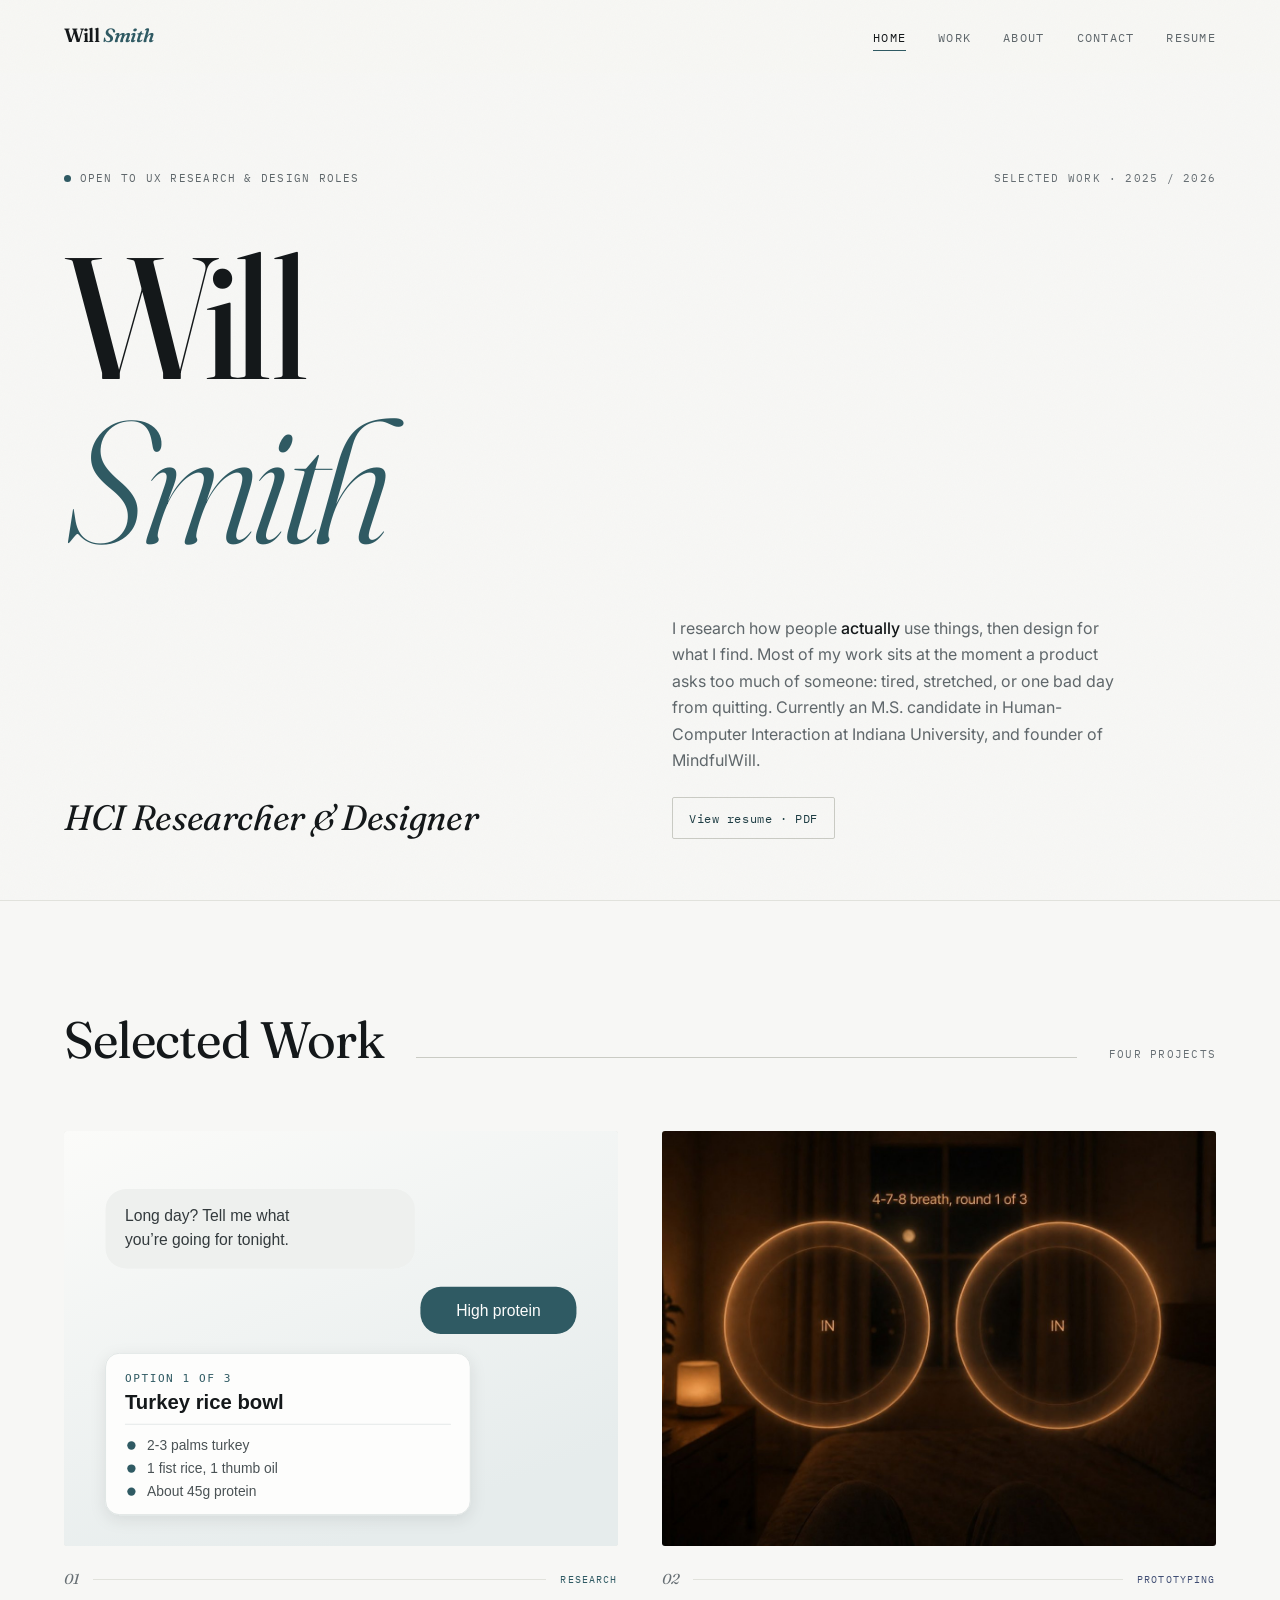
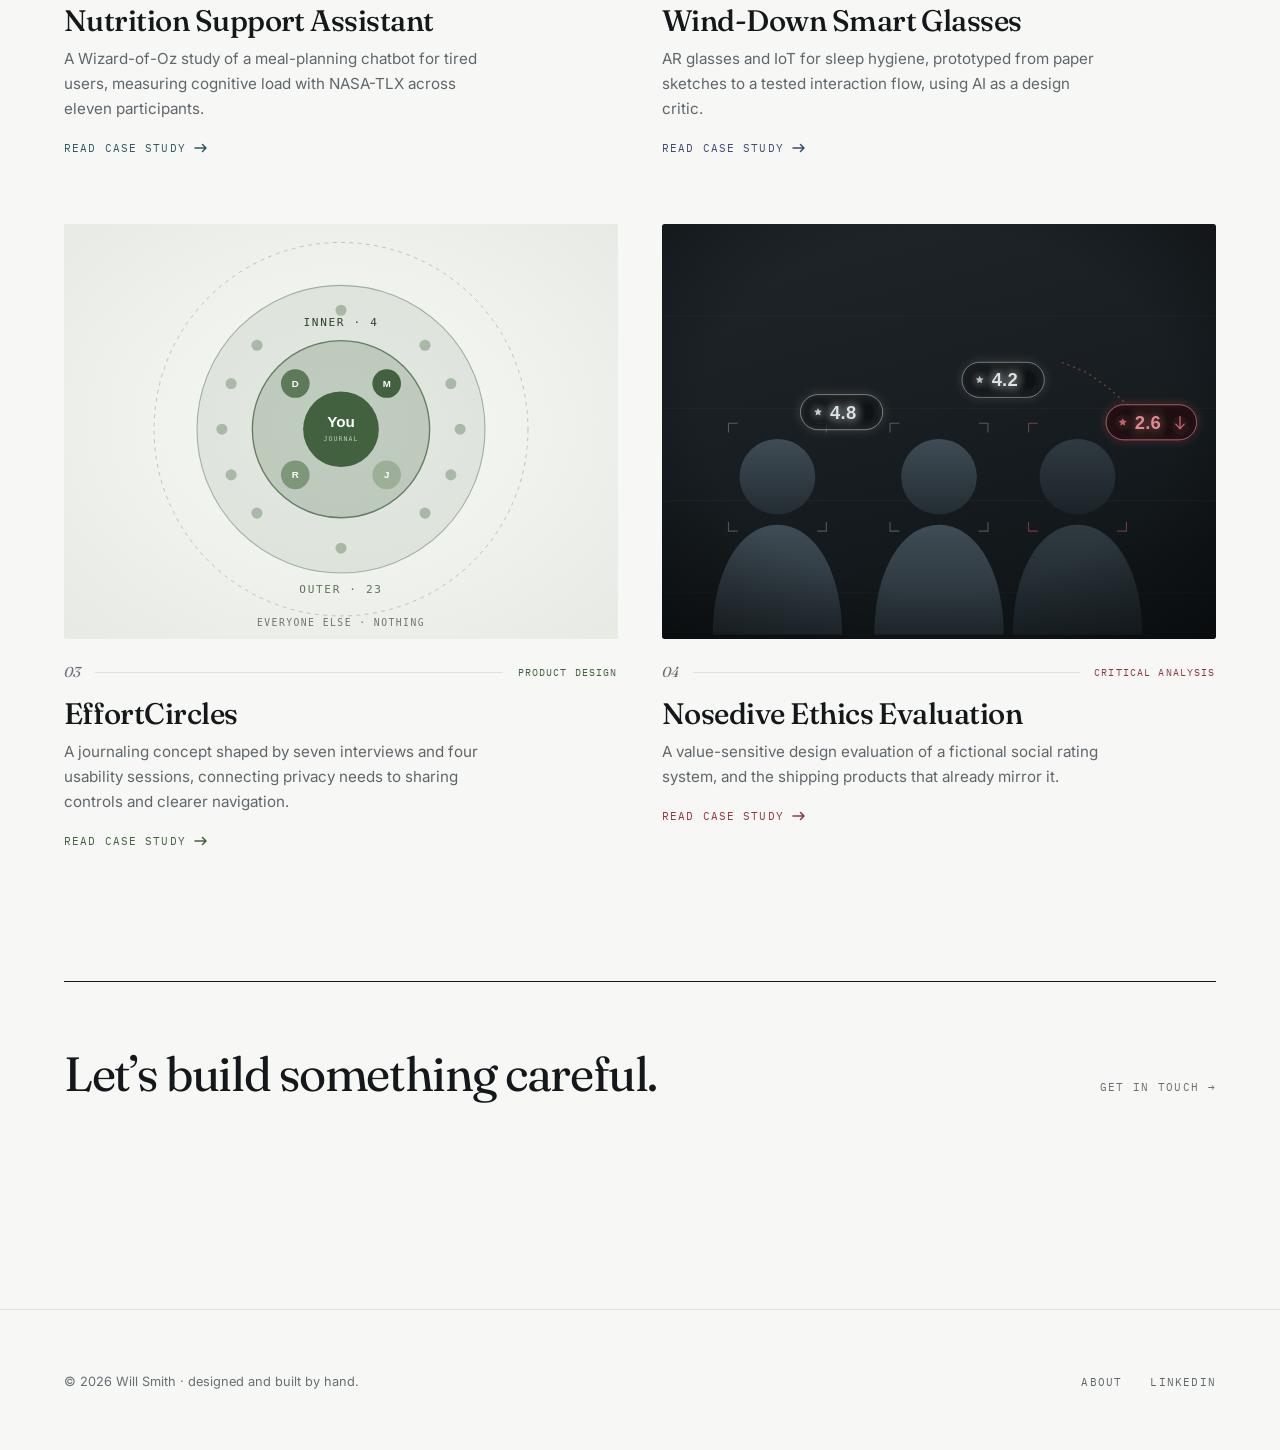
<file: index.html>
<!DOCTYPE html>
<html lang="en">
<head>
<meta charset="UTF-8">
<meta name="viewport" content="width=device-width, initial-scale=1.0">
<title>Will Smith · HCI Researcher &amp; Designer</title>
<meta name="description" content="Will Smith is an HCI researcher and designer. Selected work in user research, prototyping, product design, and design ethics.">
<link rel="canonical" href="https://willsmithux.github.io/">
<meta property="og:type" content="website">
<meta property="og:site_name" content="Will Smith">
<meta property="og:url" content="https://willsmithux.github.io/">
<meta property="og:title" content="Will Smith · HCI Researcher &amp; Designer">
<meta property="og:description" content="Will Smith is an HCI researcher and designer. Selected work in user research, prototyping, product design, and design ethics.">
<meta property="og:image" content="https://willsmithux.github.io/img/og-image.png">
<meta property="og:image:width" content="1200">
<meta property="og:image:height" content="630">
<meta property="og:image:alt" content="Will Smith, HCI Researcher and Designer">
<meta name="twitter:card" content="summary_large_image">
<meta name="twitter:title" content="Will Smith · HCI Researcher &amp; Designer">
<meta name="twitter:description" content="Will Smith is an HCI researcher and designer. Selected work in user research, prototyping, product design, and design ethics.">
<meta name="twitter:image" content="https://willsmithux.github.io/img/og-image.png">
<link rel="icon" href="data:image/svg+xml,%3Csvg xmlns='http://www.w3.org/2000/svg' viewBox='0 0 64 64'%3E%3Crect width='64' height='64' rx='14' fill='%232f5a63'/%3E%3Ctext x='32' y='45' font-family='Georgia,serif' font-size='36' fill='%23f7f7f5' text-anchor='middle'%3EW%3C/text%3E%3C/svg%3E">
<link rel="preconnect" href="https://fonts.googleapis.com">
<link rel="preconnect" href="https://fonts.gstatic.com" crossorigin>
<link href="https://fonts.googleapis.com/css2?family=Fraunces:ital,opsz,wght@0,9..144,300..700;1,9..144,300..700&family=IBM+Plex+Mono:wght@400;500&family=Inter:wght@400;500;600&display=swap" rel="stylesheet">
<link rel="stylesheet" href="css/style.css">
<noscript><style>[data-reveal]{opacity:1!important;transform:none!important}.mask>span{transform:none!important}</style></noscript>
</head>
<body>

<header class="site-nav">
  <div class="wrap">
    <a class="wordmark" href="index.html">Will <em>Smith</em></a>
    <button class="nav-toggle" aria-label="Toggle navigation" aria-expanded="false">
      <span class="bar"></span><span class="bar"></span><span class="bar"></span>
    </button>
    <ul class="nav-links">
      <li><a href="index.html" aria-current="page">Home</a></li>
      <li><a href="index.html#work">Work</a></li>
      <li><a href="about.html">About</a></li>
      <li><a href="contact.html">Contact</a></li>
      <li><a href="assets/Will-Smith-UX-Resume.pdf">Resume</a></li>
    </ul>
  </div>
</header>

<main>

  <!-- ============ HERO ============ -->
  <section class="hero">
    <div class="wrap">
      <div class="hero-top" data-reveal>
        <span class="avail">Open to UX research &amp; design roles</span>
        <span class="year">Selected work · 2025 / 2026</span>
      </div>

      <h1 data-reveal="mask">
        <span class="mask"><span>Will</span></span>
        <span class="mask" style="--d:.11s"><span><em>Smith</em></span></span>
      </h1>

      <div class="hero-bottom">
        <p class="tagline" data-reveal style="--d:.34s">HCI Researcher &amp; Designer</p>
        <div class="intro" data-reveal style="--d:.44s">
          <p>
            I research how people <strong>actually</strong> use things, then
            design for what I find. Most of my work sits at the moment a product
            asks too much of someone: tired, stretched, or one bad day from
            quitting. Currently an M.S. candidate in Human-Computer Interaction
            at Indiana University, and founder of MindfulWill.
          </p>
          <div class="hero-actions">
            <a class="resume-link" href="assets/Will-Smith-UX-Resume.pdf">View resume · PDF</a>
          </div>
        </div>
      </div>
    </div>
  </section>

  <!-- ============ WORK ============ -->
  <section class="work" id="work">
    <div class="wrap">
      <div class="section-head" data-reveal>
        <h2>Selected Work</h2>
        <span class="rule"></span>
        <span class="count">FOUR PROJECTS</span>
      </div>

      <div class="card-grid" data-stagger="110">

        <a class="card" href="nutrition-support-assistant.html" data-reveal>
          <div class="card-media">
            <img src="img/cover-nutrition.svg" width="1200" height="900"
                 alt="An enlarged view of the assistant conversation: an intake question, a quick reply, and a meal card using hand-based portion estimates.">
          </div>
          <div class="card-index">
            <span class="n">01</span><span class="rule"></span><span class="tag">Research</span>
          </div>
          <h3>Nutrition Support Assistant</h3>
          <p>A Wizard-of-Oz study of a meal-planning chatbot for tired users, measuring cognitive load with NASA-TLX across eleven participants.</p>
          <span class="more">Read case study
            <svg width="14" height="10" viewBox="0 0 14 10" fill="none" aria-hidden="true"><path d="M1 5h11M8.5 1.5 12 5l-3.5 3.5" stroke="currentColor" stroke-width="1.5" stroke-linecap="round" stroke-linejoin="round"/></svg>
          </span>
        </a>

        <a class="card" data-accent="dusk" href="wind-down-ar-glasses.html" data-reveal>
          <div class="card-media">
            <img src="img/cover-winddown.jpg" width="1200" height="900" loading="lazy"
                 alt="Two glowing amber breathing rings filling a dark bedroom, seen through the AR glasses.">
          </div>
          <div class="card-index">
            <span class="n">02</span><span class="rule"></span><span class="tag">Prototyping</span>
          </div>
          <h3>Wind-Down Smart Glasses</h3>
          <p>AR glasses and IoT for sleep hygiene, prototyped from paper sketches to a tested interaction flow, using AI as a design critic.</p>
          <span class="more">Read case study
            <svg width="14" height="10" viewBox="0 0 14 10" fill="none" aria-hidden="true"><path d="M1 5h11M8.5 1.5 12 5l-3.5 3.5" stroke="currentColor" stroke-width="1.5" stroke-linecap="round" stroke-linejoin="round"/></svg>
          </span>
        </a>

        <a class="card" data-accent="forest" href="effortcircles.html" data-reveal>
          <div class="card-media">
            <img src="img/cover-effortcircles.svg" width="1200" height="900" loading="lazy"
                 alt="Concentric sharing model: a private centre, an Inner Circle of four, an Outer Circle of twenty-three, and a dashed boundary beyond which nobody sees anything.">
          </div>
          <div class="card-index">
            <span class="n">03</span><span class="rule"></span><span class="tag">Product Design</span>
          </div>
          <h3>EffortCircles</h3>
          <p>A journaling concept shaped by seven interviews and four usability sessions, connecting privacy needs to sharing controls and clearer navigation.</p>
          <span class="more">Read case study
            <svg width="14" height="10" viewBox="0 0 14 10" fill="none" aria-hidden="true"><path d="M1 5h11M8.5 1.5 12 5l-3.5 3.5" stroke="currentColor" stroke-width="1.5" stroke-linecap="round" stroke-linejoin="round"/></svg>
          </span>
        </a>

        <a class="card" data-accent="oxblood" href="nosedive-ethics-evaluation.html" data-reveal>
          <div class="card-media">
            <img src="img/cover-nosedive.svg" width="1200" height="900" loading="lazy"
                 alt="Three abstract figures seen through an AR overlay, each tagged with a star rating, the third fallen to 2.6 and marked in red.">
          </div>
          <div class="card-index">
            <span class="n">04</span><span class="rule"></span><span class="tag">Critical Analysis</span>
          </div>
          <h3>Nosedive Ethics Evaluation</h3>
          <p>A value-sensitive design evaluation of a fictional social rating system, and the shipping products that already mirror it.</p>
          <span class="more">Read case study
            <svg width="14" height="10" viewBox="0 0 14 10" fill="none" aria-hidden="true"><path d="M1 5h11M8.5 1.5 12 5l-3.5 3.5" stroke="currentColor" stroke-width="1.5" stroke-linecap="round" stroke-linejoin="round"/></svg>
          </span>
        </a>

      </div>

      <section class="cs-next" data-reveal>
        <a href="contact.html">
          <span class="title">Let&#8217;s build something careful.</span>
          <span class="dir">Get in touch →</span>
        </a>
      </section>
    </div>
  </section>

</main>

<footer class="site-footer">
  <div class="wrap">
    <p>© <span id="year"></span> Will Smith · designed and built by hand.</p>
    <ul class="footer-links">
      <li><a href="about.html">About</a></li>
      <li><a href="https://www.linkedin.com/in/willsmith8418/" target="_blank" rel="noopener">LinkedIn</a></li>
    </ul>
  </div>
</footer>

<script src="js/main.js"></script>
</body>
</html>
</file>
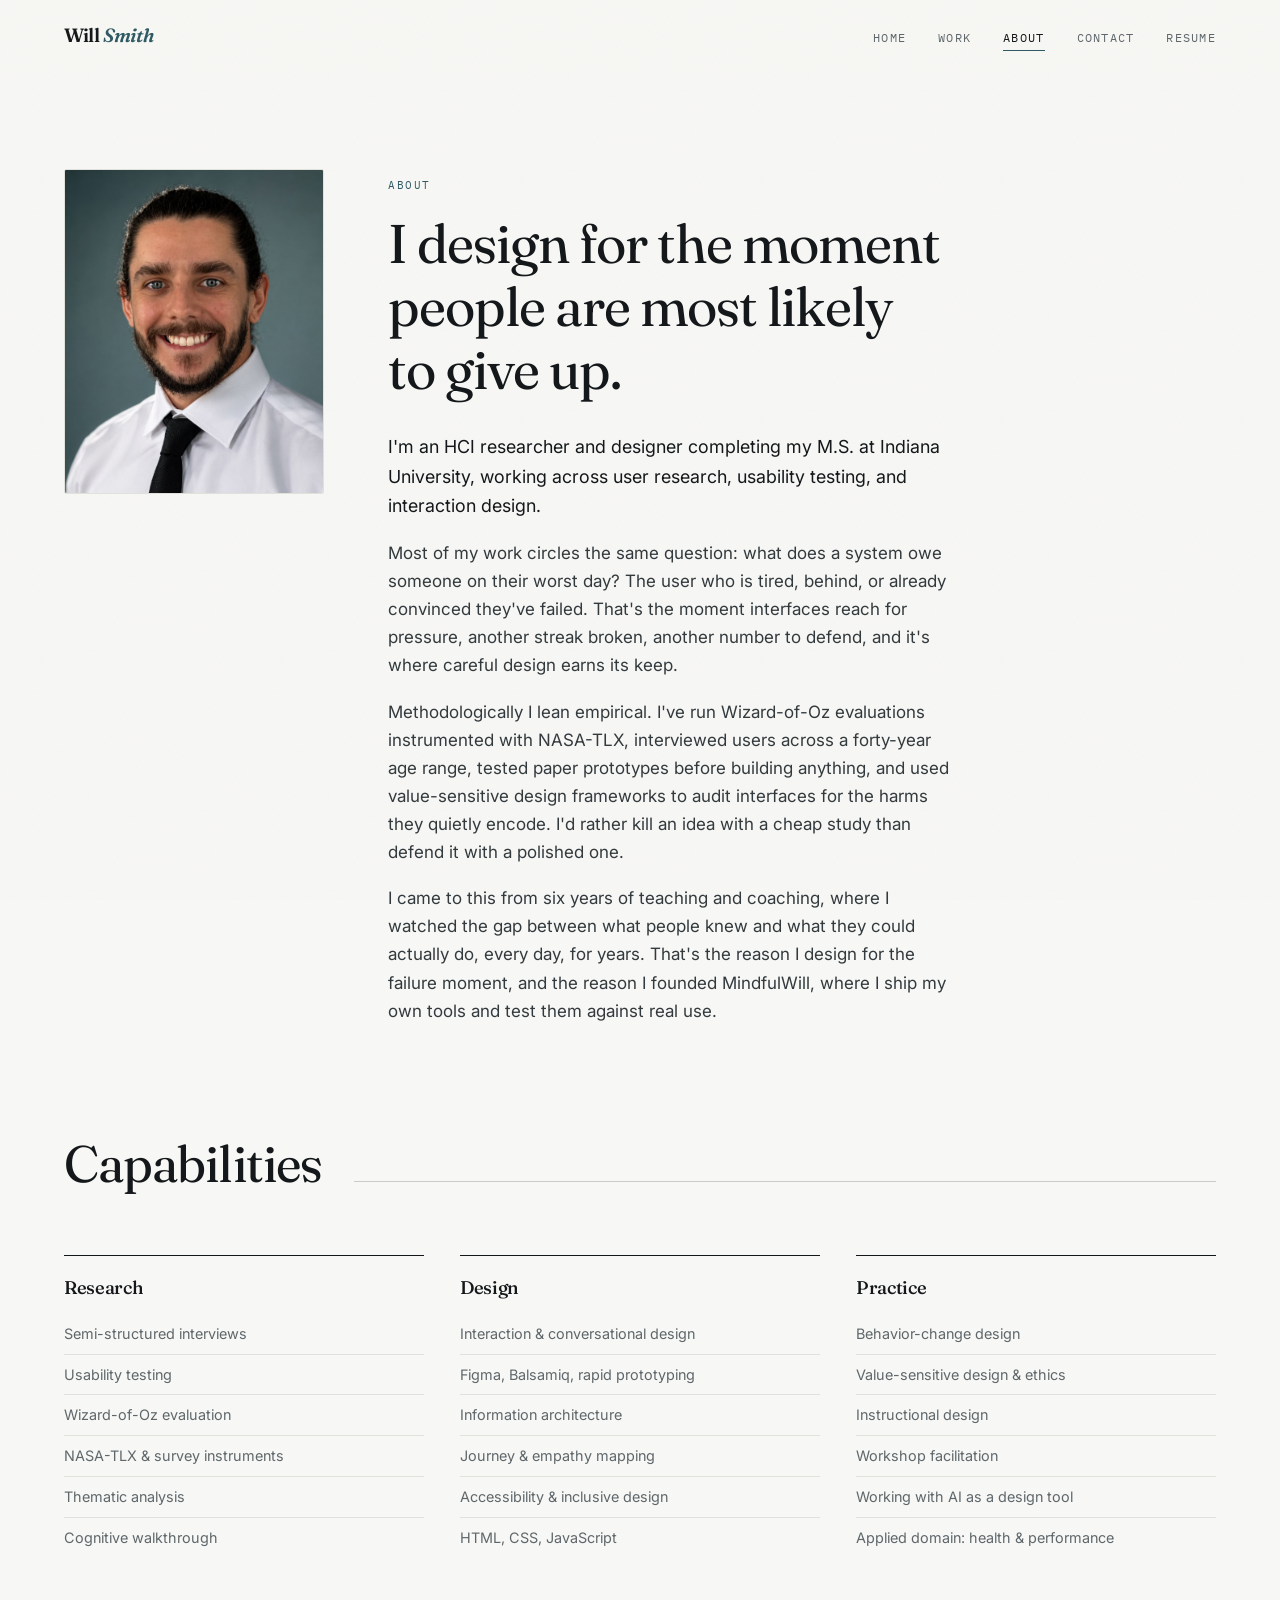
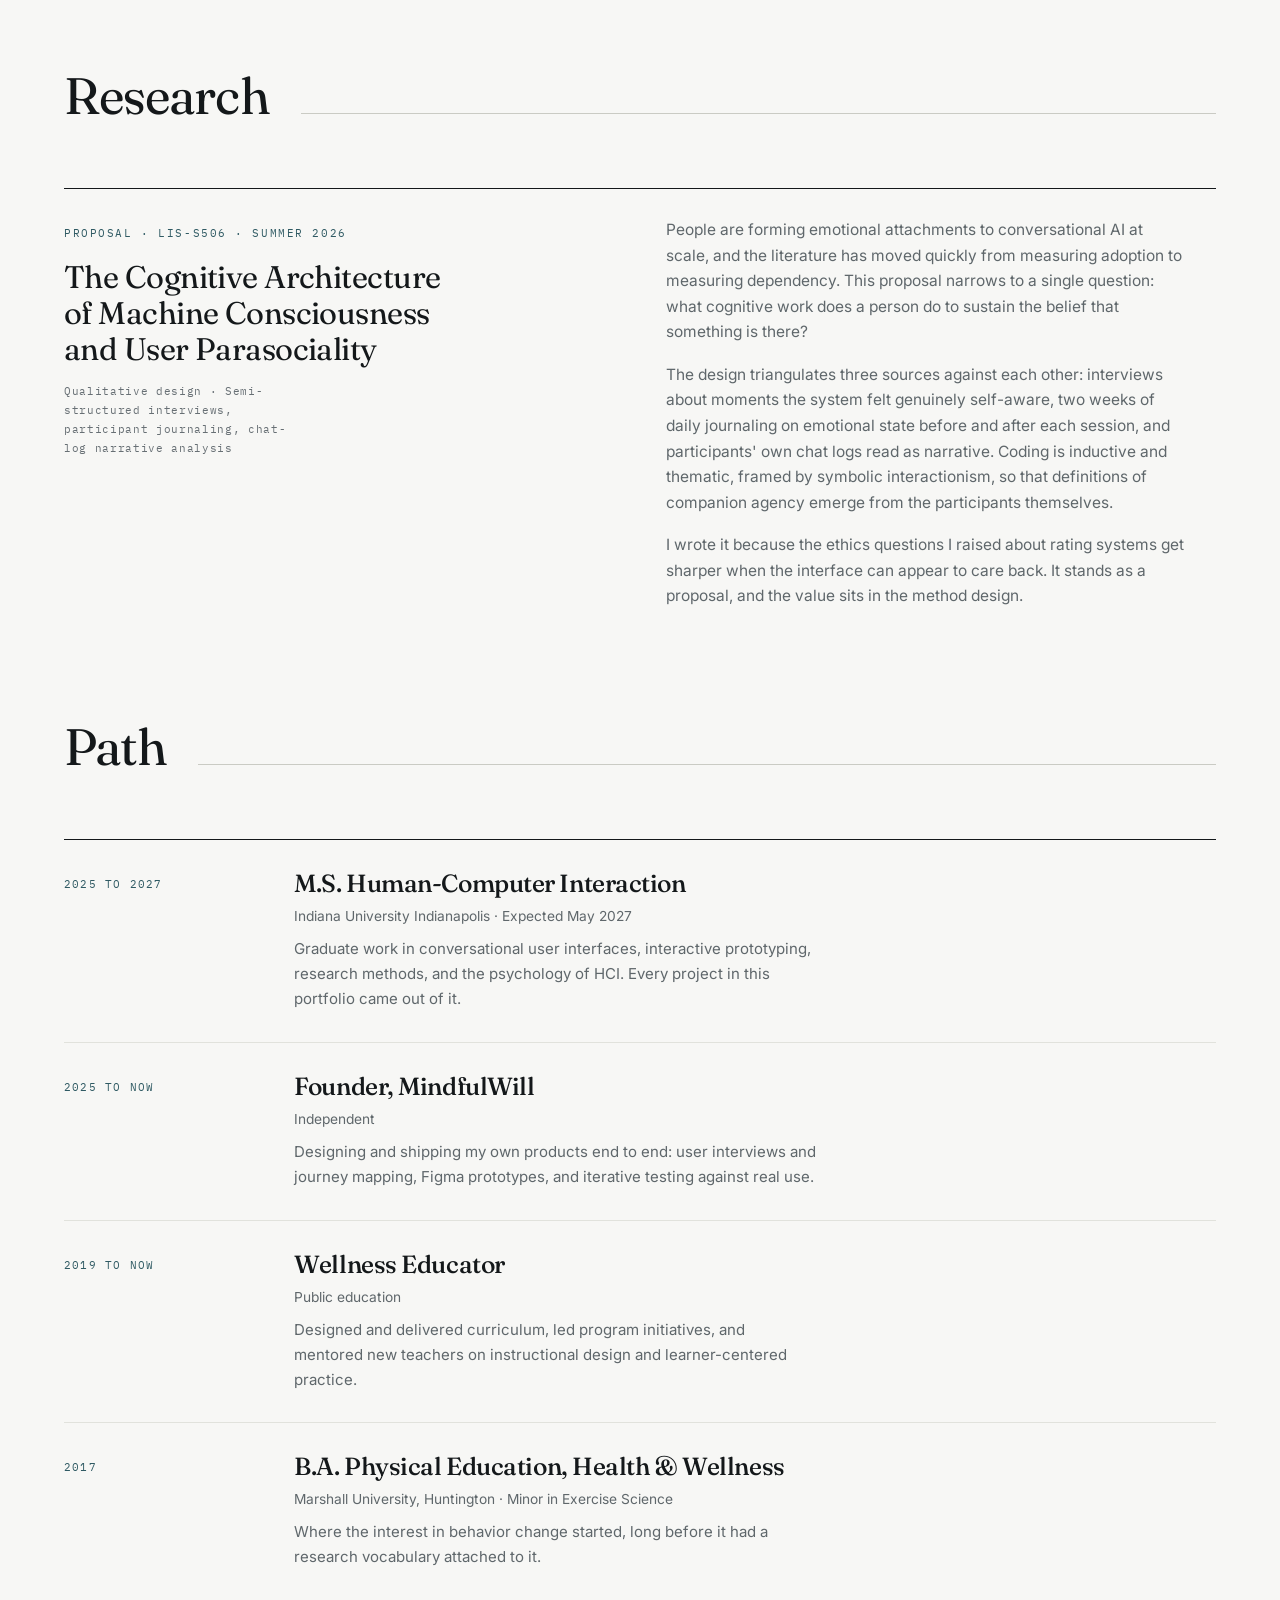
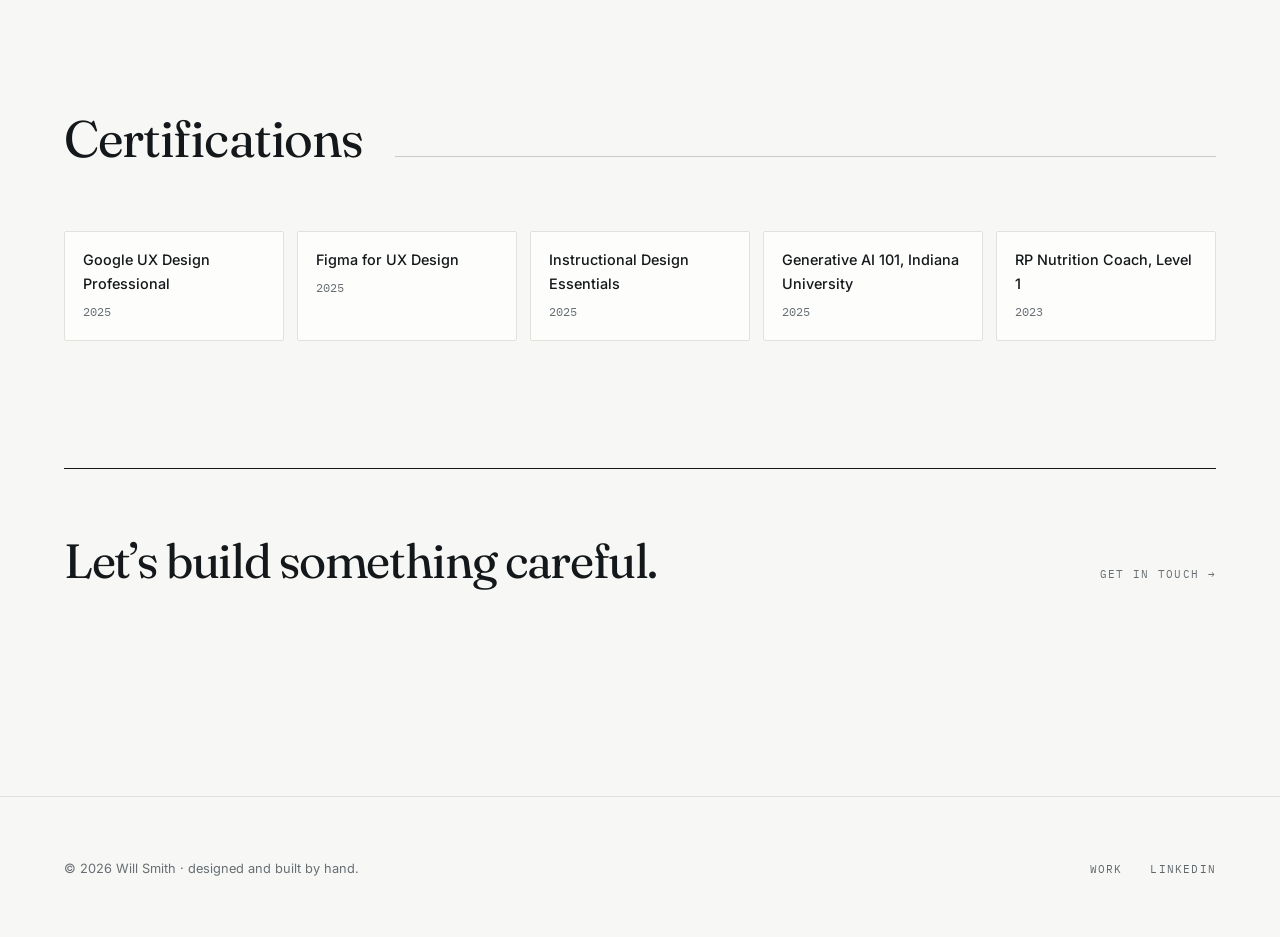
<file: about.html>
<!DOCTYPE html>
<html lang="en">
<head>
<meta charset="UTF-8">
<meta name="viewport" content="width=device-width, initial-scale=1.0">
<title>About · Will Smith</title>
<meta name="description" content="Will Smith is an HCI researcher and designer completing an M.S. at Indiana University, focused on how products behave when people are under pressure.">
<link rel="canonical" href="https://willsmithux.github.io/about.html">
<meta property="og:type" content="website">
<meta property="og:site_name" content="Will Smith">
<meta property="og:url" content="https://willsmithux.github.io/about.html">
<meta property="og:title" content="About · Will Smith">
<meta property="og:description" content="Will Smith is an HCI researcher and designer completing an M.S. at Indiana University, focused on how products behave when people are under pressure.">
<meta property="og:image" content="https://willsmithux.github.io/img/og-image.png">
<meta property="og:image:width" content="1200">
<meta property="og:image:height" content="630">
<meta property="og:image:alt" content="Will Smith, HCI Researcher and Designer">
<meta name="twitter:card" content="summary_large_image">
<meta name="twitter:title" content="About · Will Smith">
<meta name="twitter:description" content="Will Smith is an HCI researcher and designer completing an M.S. at Indiana University, focused on how products behave when people are under pressure.">
<meta name="twitter:image" content="https://willsmithux.github.io/img/og-image.png">
<link rel="icon" href="data:image/svg+xml,%3Csvg xmlns='http://www.w3.org/2000/svg' viewBox='0 0 64 64'%3E%3Crect width='64' height='64' rx='14' fill='%232f5a63'/%3E%3Ctext x='32' y='45' font-family='Georgia,serif' font-size='36' fill='%23f7f7f5' text-anchor='middle'%3EW%3C/text%3E%3C/svg%3E">
<link rel="preconnect" href="https://fonts.googleapis.com">
<link rel="preconnect" href="https://fonts.gstatic.com" crossorigin>
<link href="https://fonts.googleapis.com/css2?family=Fraunces:ital,opsz,wght@0,9..144,300..700;1,9..144,300..700&family=IBM+Plex+Mono:wght@400;500&family=Inter:wght@400;500;600&display=swap" rel="stylesheet">
<link rel="stylesheet" href="css/style.css">
<noscript><style>[data-reveal]{opacity:1!important;transform:none!important}.mask>span{transform:none!important}</style></noscript>
</head>
<body>

<header class="site-nav">
  <div class="wrap">
    <a class="wordmark" href="index.html">Will <em>Smith</em></a>
    <button class="nav-toggle" aria-label="Toggle navigation" aria-expanded="false">
      <span class="bar"></span><span class="bar"></span><span class="bar"></span>
    </button>
    <ul class="nav-links">
      <li><a href="index.html">Home</a></li>
      <li><a href="index.html#work">Work</a></li>
      <li><a href="about.html" aria-current="page">About</a></li>
      <li><a href="contact.html">Contact</a></li>
      <li><a href="assets/Will-Smith-UX-Resume.pdf">Resume</a></li>
    </ul>
  </div>
</header>

<main class="wrap">

  <section class="about-hero">
    <div class="portrait" data-reveal>
      <img src="img/portrait.png" alt="Will Smith" onerror="this.style.display='none'">
      <span class="ph-label">Portrait</span>
    </div>
    <div>
      <span class="kicker" data-reveal>About</span>
      <h1 data-reveal="mask" style="--d:.08s">
        <span class="mask"><span>I design for the moment</span></span>
        <span class="mask" style="--d:.14s"><span>people are most likely</span></span>
        <span class="mask" style="--d:.2s"><span>to give up.</span></span>
      </h1>
      <div class="bio" data-reveal style="--d:.34s">
        <p>
          I'm an HCI researcher and designer completing my M.S. at Indiana
          University, working across user research, usability testing, and
          interaction design.
        </p>
        <p>
          Most of my work circles the same question: what does a system owe
          someone on their worst day? The user who is tired, behind, or already
          convinced they've failed. That's the moment interfaces reach for
          pressure, another streak broken, another number to defend, and it's
          where careful design earns its keep.
        </p>
        <p>
          Methodologically I lean empirical. I've run Wizard-of-Oz evaluations
          instrumented with NASA-TLX, interviewed users across a forty-year age
          range, tested paper prototypes before building anything, and used
          value-sensitive design frameworks to audit interfaces for the harms
          they quietly encode. I'd rather kill an idea with a cheap study than
          defend it with a polished one.
        </p>
        <p>
          I came to this from six years of teaching and coaching, where I
          watched the gap between what people knew and what they could actually
          do, every day, for years. That's the reason I design for the failure
          moment, and the reason I founded MindfulWill, where I ship my own
          tools and test them against real use.
        </p>
      </div>
    </div>
  </section>

  <!-- Capabilities -->
  <section class="about-section">
    <div class="section-head" data-reveal>
      <h2>Capabilities</h2>
      <span class="rule"></span>
    </div>
    <div class="skills-grid" data-stagger="100">
      <div class="skill-cell" data-reveal>
        <h3>Research</h3>
        <ul>
          <li>Semi-structured interviews</li>
          <li>Usability testing</li>
          <li>Wizard-of-Oz evaluation</li>
          <li>NASA-TLX &amp; survey instruments</li>
          <li>Thematic analysis</li>
          <li>Cognitive walkthrough</li>
        </ul>
      </div>
      <div class="skill-cell" data-reveal>
        <h3>Design</h3>
        <ul>
          <li>Interaction &amp; conversational design</li>
          <li>Figma, Balsamiq, rapid prototyping</li>
          <li>Information architecture</li>
          <li>Journey &amp; empathy mapping</li>
          <li>Accessibility &amp; inclusive design</li>
          <li>HTML, CSS, JavaScript</li>
        </ul>
      </div>
      <div class="skill-cell" data-reveal>
        <h3>Practice</h3>
        <ul>
          <li>Behavior-change design</li>
          <li>Value-sensitive design &amp; ethics</li>
          <li>Instructional design</li>
          <li>Workshop facilitation</li>
          <li>Working with AI as a design tool</li>
          <li>Applied domain: health &amp; performance</li>
        </ul>
      </div>
    </div>
  </section>

  <!-- Research -->
  <section class="about-section">
    <div class="section-head" data-reveal>
      <h2>Research</h2>
      <span class="rule"></span>
    </div>
    <article class="research" data-reveal>
      <div>
        <span class="kicker">Proposal · LIS-S506 · Summer 2026</span>
        <h3>The Cognitive Architecture of Machine Consciousness and User Parasociality</h3>
        <p class="rmeta">Qualitative design · Semi-structured interviews, participant journaling, chat-log narrative analysis</p>
      </div>
      <div class="rbody">
        <p>
          People are forming emotional attachments to conversational AI at
          scale, and the literature has moved quickly from measuring adoption
          to measuring dependency. This proposal narrows to a single question:
          what cognitive work does a person do to sustain the belief that
          something is there?
        </p>
        <p>
          The design triangulates three sources against each other: interviews
          about moments the system felt genuinely self-aware, two weeks of daily
          journaling on emotional state before and after each session, and
          participants' own chat logs read as narrative. Coding is inductive and
          thematic, framed by symbolic interactionism, so that definitions of
          companion agency emerge from the participants themselves.
        </p>
        <p>
          I wrote it because the ethics questions I raised about rating systems
          get sharper when the interface can appear to care back. It stands as a
          proposal, and the value sits in the method design.
        </p>
      </div>
    </article>
  </section>

  <!-- Path -->
  <section class="about-section">
    <div class="section-head" data-reveal>
      <h2>Path</h2>
      <span class="rule"></span>
    </div>
    <ul class="timeline-list" data-stagger="80">
      <li data-reveal>
        <span class="when">2025 to 2027</span>
        <div>
          <h3>M.S. Human-Computer Interaction</h3>
          <p class="where">Indiana University Indianapolis · Expected May 2027</p>
          <p>Graduate work in conversational user interfaces, interactive prototyping, research methods, and the psychology of HCI. Every project in this portfolio came out of it.</p>
        </div>
      </li>
      <li data-reveal>
        <span class="when">2025 to now</span>
        <div>
          <h3>Founder, MindfulWill</h3>
          <p class="where">Independent</p>
          <p>Designing and shipping my own products end to end: user interviews and journey mapping, Figma prototypes, and iterative testing against real use.</p>
        </div>
      </li>
      <li data-reveal>
        <span class="when">2019 to now</span>
        <div>
          <h3>Wellness Educator</h3>
          <p class="where">Public education</p>
          <p>Designed and delivered curriculum, led program initiatives, and mentored new teachers on instructional design and learner-centered practice.</p>
        </div>
      </li>
      <li data-reveal>
        <span class="when">2017</span>
        <div>
          <h3>B.A. Physical Education, Health &amp; Wellness</h3>
          <p class="where">Marshall University, Huntington · Minor in Exercise Science</p>
          <p>Where the interest in behavior change started, long before it had a research vocabulary attached to it.</p>
        </div>
      </li>
    </ul>
  </section>

  <!-- Certifications -->
  <section class="about-section">
    <div class="section-head" data-reveal>
      <h2>Certifications</h2>
      <span class="rule"></span>
    </div>
    <div class="cert-grid" data-stagger="60">
      <div class="cert" data-reveal><b>Google UX Design Professional</b><span>2025</span></div>
      <div class="cert" data-reveal><b>Figma for UX Design</b><span>2025</span></div>
      <div class="cert" data-reveal><b>Instructional Design Essentials</b><span>2025</span></div>
      <div class="cert" data-reveal><b>Generative AI 101, Indiana University</b><span>2025</span></div>
      <div class="cert" data-reveal><b>RP Nutrition Coach, Level 1</b><span>2023</span></div>
    </div>
  </section>

  <section class="cs-next" data-reveal>
    <a href="contact.html">
      <span class="title">Let&#8217;s build something careful.</span>
      <span class="dir">Get in touch →</span>
    </a>
  </section>

</main>

<footer class="site-footer">
  <div class="wrap">
    <p>© <span id="year"></span> Will Smith · designed and built by hand.</p>
    <ul class="footer-links">
      <li><a href="index.html#work">Work</a></li>
      <li><a href="https://www.linkedin.com/in/willsmith8418/" target="_blank" rel="noopener">LinkedIn</a></li>
    </ul>
  </div>
</footer>

<script src="js/main.js"></script>
</body>
</html>
</file>
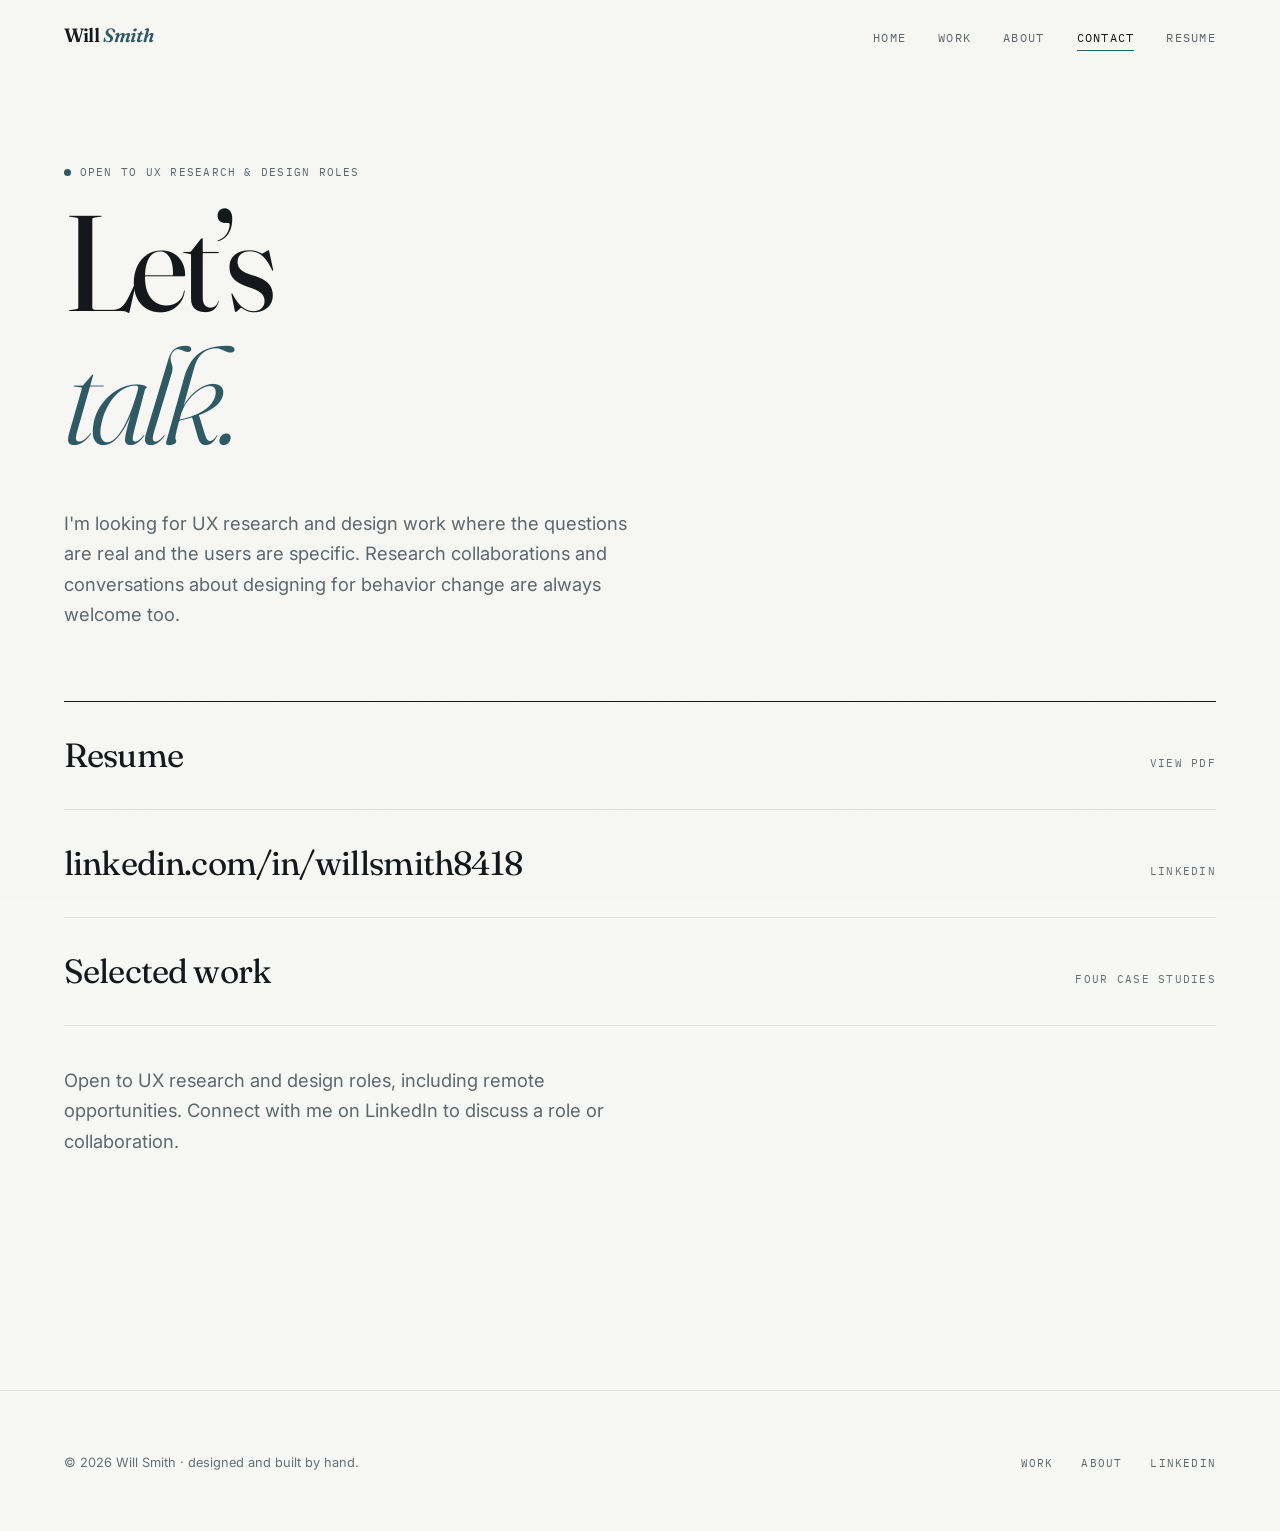
<file: contact.html>
<!DOCTYPE html>
<html lang="en">
<head>
<meta charset="UTF-8">
<meta name="viewport" content="width=device-width, initial-scale=1.0">
<title>Contact · Will Smith</title>
<meta name="description" content="Get in touch with Will Smith, HCI researcher and designer, open to UX research and design roles.">
<link rel="canonical" href="https://willsmithux.github.io/contact.html">
<meta property="og:type" content="website">
<meta property="og:site_name" content="Will Smith">
<meta property="og:url" content="https://willsmithux.github.io/contact.html">
<meta property="og:title" content="Contact · Will Smith">
<meta property="og:description" content="Get in touch with Will Smith, HCI researcher and designer, open to UX research and design roles.">
<meta property="og:image" content="https://willsmithux.github.io/img/og-image.png">
<meta property="og:image:width" content="1200">
<meta property="og:image:height" content="630">
<meta property="og:image:alt" content="Will Smith, HCI Researcher and Designer">
<meta name="twitter:card" content="summary_large_image">
<meta name="twitter:title" content="Contact · Will Smith">
<meta name="twitter:description" content="Get in touch with Will Smith, HCI researcher and designer, open to UX research and design roles.">
<meta name="twitter:image" content="https://willsmithux.github.io/img/og-image.png">
<link rel="icon" href="data:image/svg+xml,%3Csvg xmlns='http://www.w3.org/2000/svg' viewBox='0 0 64 64'%3E%3Crect width='64' height='64' rx='14' fill='%232f5a63'/%3E%3Ctext x='32' y='45' font-family='Georgia,serif' font-size='36' fill='%23f7f7f5' text-anchor='middle'%3EW%3C/text%3E%3C/svg%3E">
<link rel="preconnect" href="https://fonts.googleapis.com">
<link rel="preconnect" href="https://fonts.gstatic.com" crossorigin>
<link href="https://fonts.googleapis.com/css2?family=Fraunces:ital,opsz,wght@0,9..144,300..700;1,9..144,300..700&family=IBM+Plex+Mono:wght@400;500&family=Inter:wght@400;500;600&display=swap" rel="stylesheet">
<link rel="stylesheet" href="css/style.css">
<noscript><style>[data-reveal]{opacity:1!important;transform:none!important}.mask>span{transform:none!important}</style></noscript>
</head>
<body>

<header class="site-nav">
  <div class="wrap">
    <a class="wordmark" href="index.html">Will <em>Smith</em></a>
    <button class="nav-toggle" aria-label="Toggle navigation" aria-expanded="false">
      <span class="bar"></span><span class="bar"></span><span class="bar"></span>
    </button>
    <ul class="nav-links">
      <li><a href="index.html">Home</a></li>
      <li><a href="index.html#work">Work</a></li>
      <li><a href="about.html">About</a></li>
      <li><a href="contact.html" aria-current="page">Contact</a></li>
      <li><a href="assets/Will-Smith-UX-Resume.pdf">Resume</a></li>
    </ul>
  </div>
</header>

<main class="wrap">
  <section class="contact">
    <span class="avail" data-reveal>Open to UX research &amp; design roles</span>

    <h1 data-reveal="mask" style="--d:.08s">
      <span class="mask"><span>Let&#8217;s</span></span>
      <span class="mask" style="--d:.12s"><span><em>talk.</em></span></span>
    </h1>

    <p class="lede" data-reveal style="--d:.3s">
      I'm looking for UX research and design work where the questions are real
      and the users are specific. Research collaborations and conversations
      about designing for behavior change are always welcome too.
    </p>

    <div class="contact-links" data-stagger="90">
      <a href="assets/Will-Smith-UX-Resume.pdf" data-reveal>
        <span class="l">Resume</span>
        <span class="r">View PDF</span>
      </a>
      <a href="https://www.linkedin.com/in/willsmith8418/" target="_blank" rel="noopener" data-reveal>
        <span class="l">linkedin.com/in/willsmith8418</span>
        <span class="r">LinkedIn</span>
      </a>
      <a href="index.html#work" data-reveal>
        <span class="l">Selected work</span>
        <span class="r">Four case studies</span>
      </a>
    </div>

    <p class="lede" data-reveal style="--d:.2s">
      Open to UX research and design roles, including remote opportunities.
      Connect with me on LinkedIn to discuss a role or collaboration.
    </p>
  </section>
</main>

<footer class="site-footer">
  <div class="wrap">
    <p>© <span id="year"></span> Will Smith · designed and built by hand.</p>
    <ul class="footer-links">
      <li><a href="index.html#work">Work</a></li>
      <li><a href="about.html">About</a></li>
      <li><a href="https://www.linkedin.com/in/willsmith8418/" target="_blank" rel="noopener">LinkedIn</a></li>
    </ul>
  </div>
</footer>

<script src="js/main.js"></script>
</body>
</html>
</file>
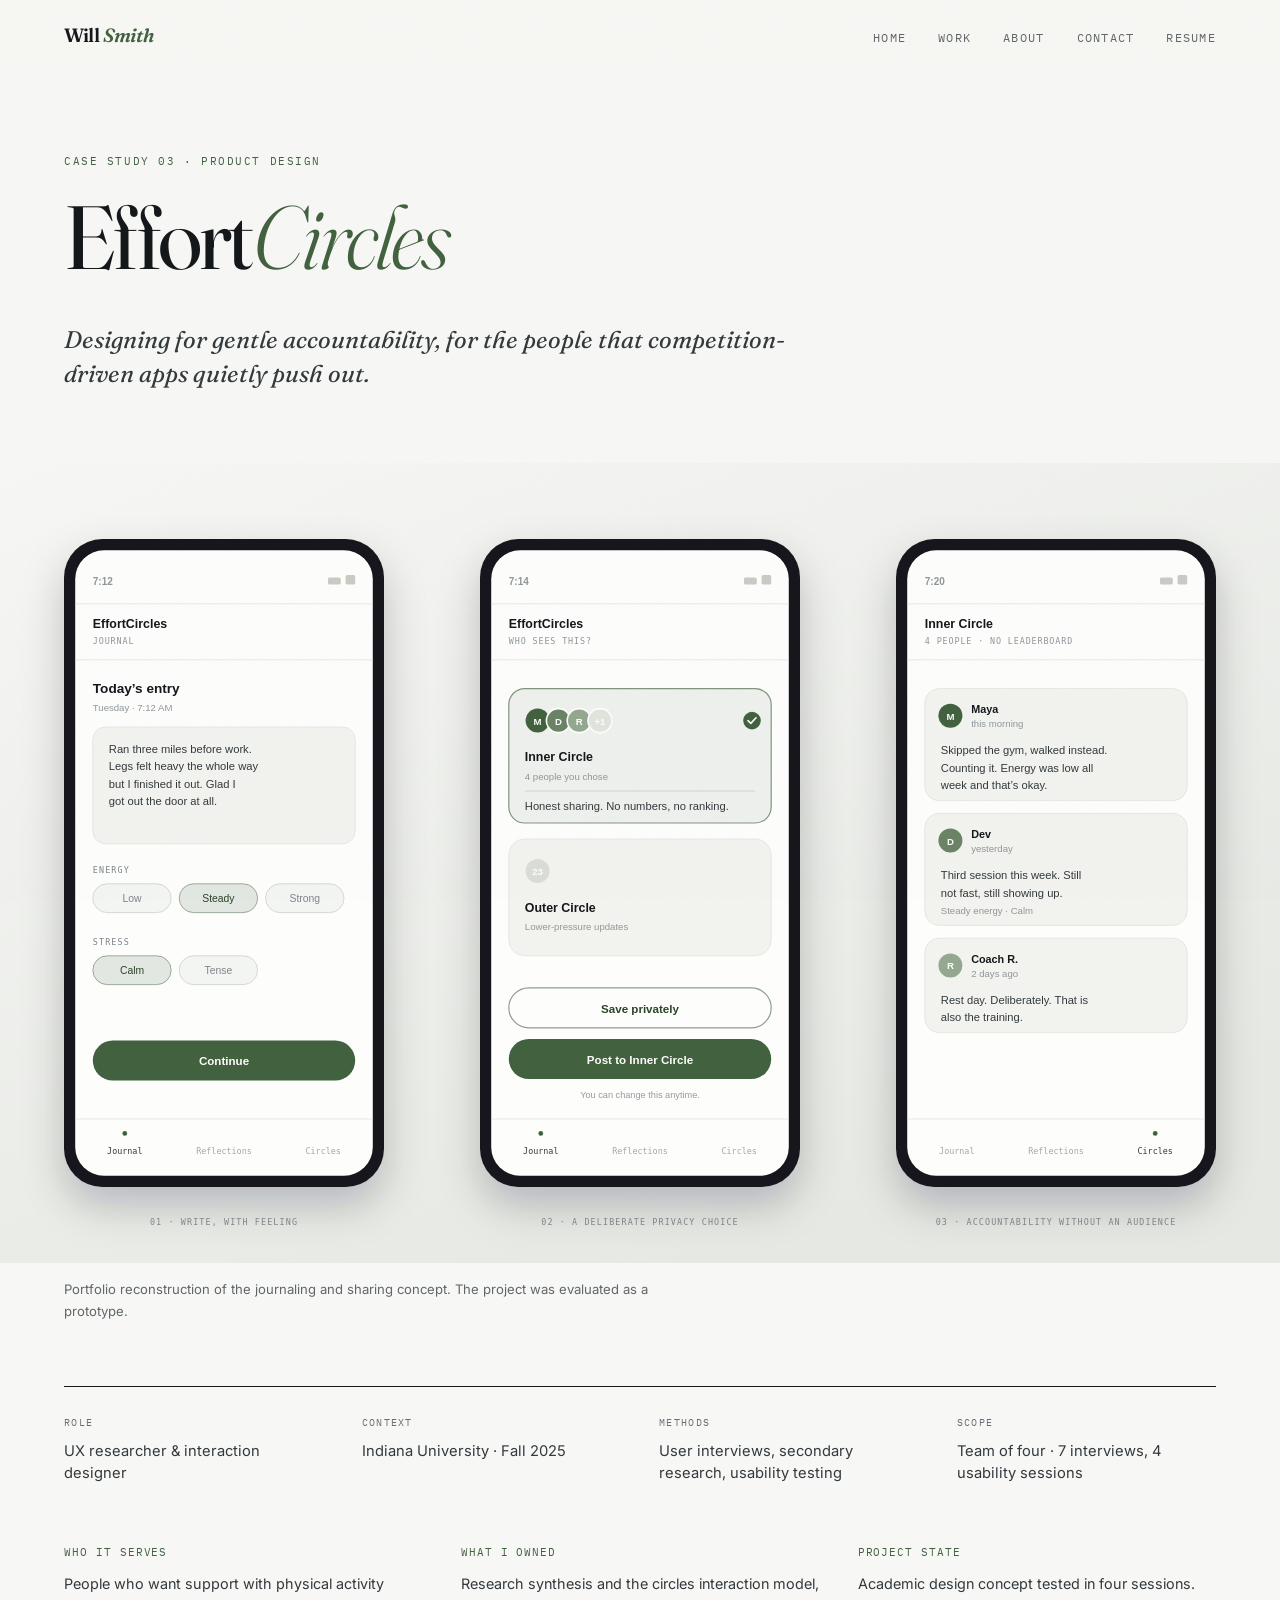
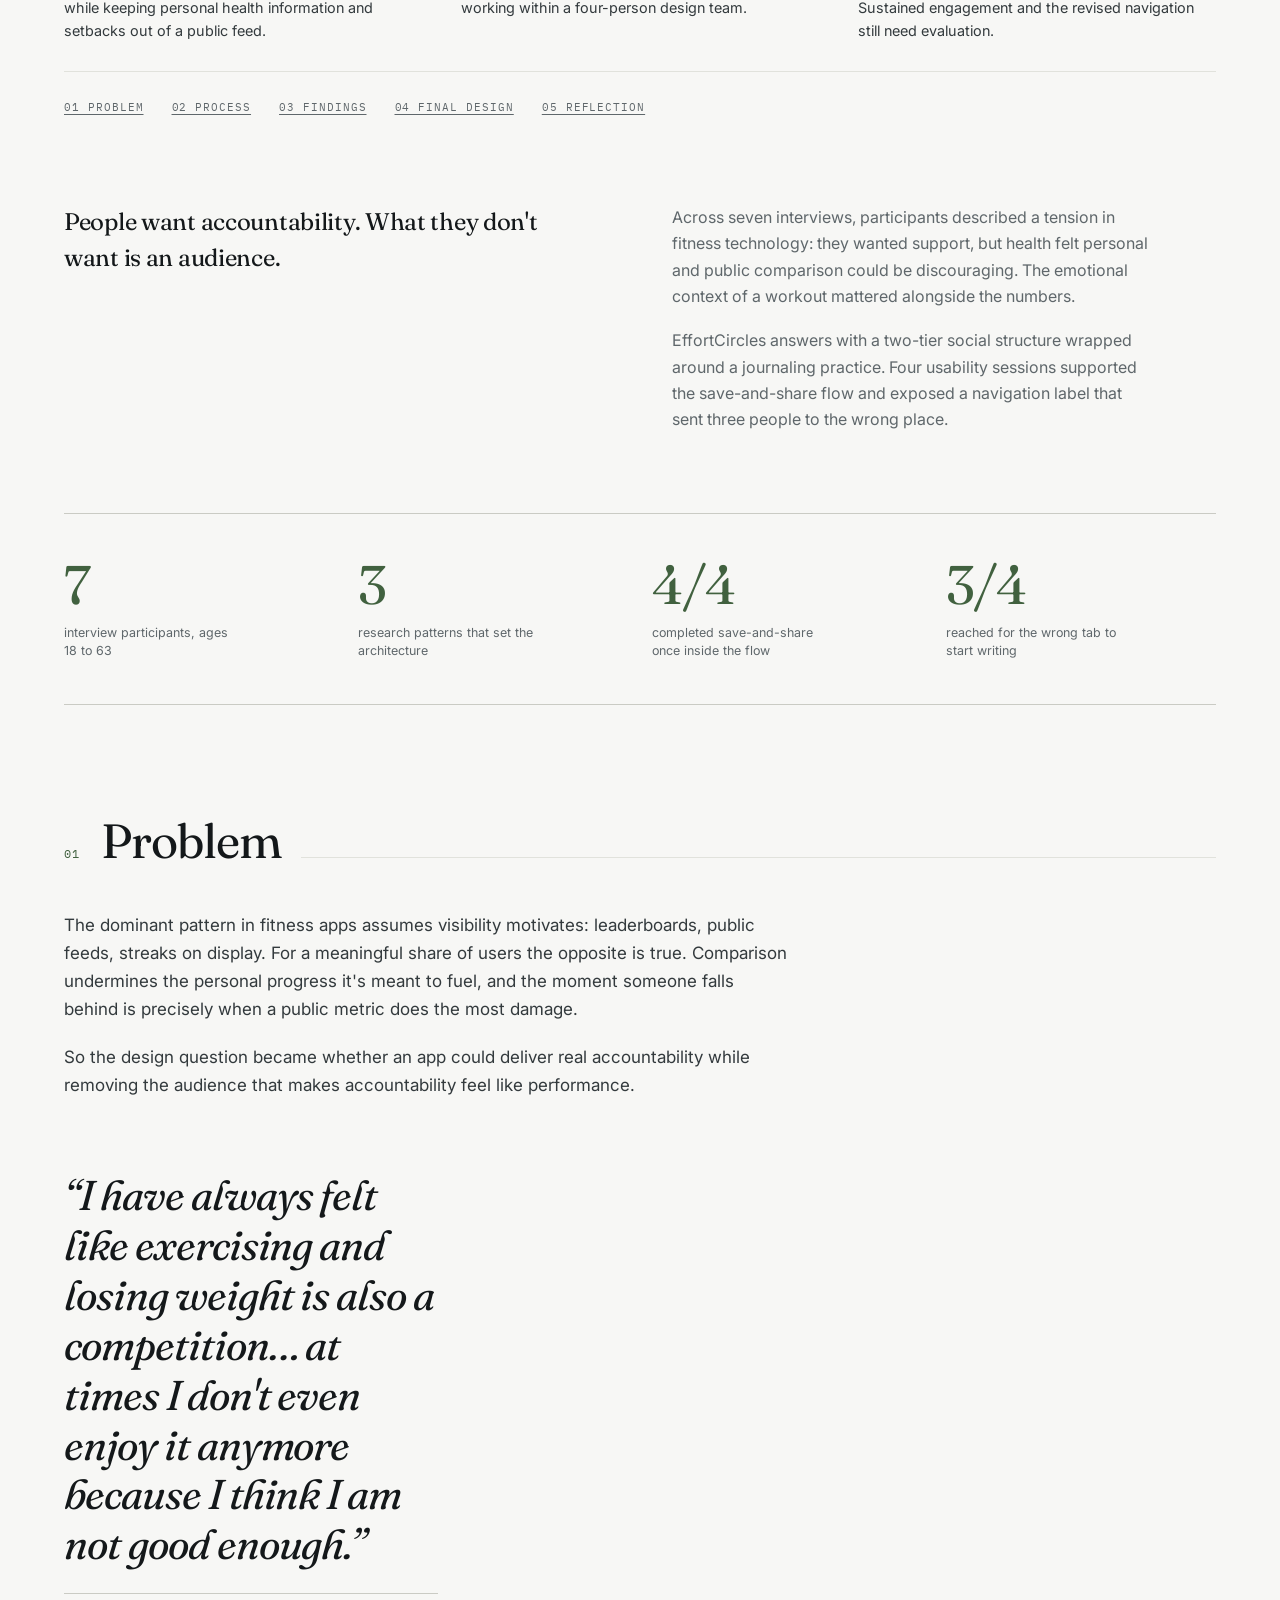
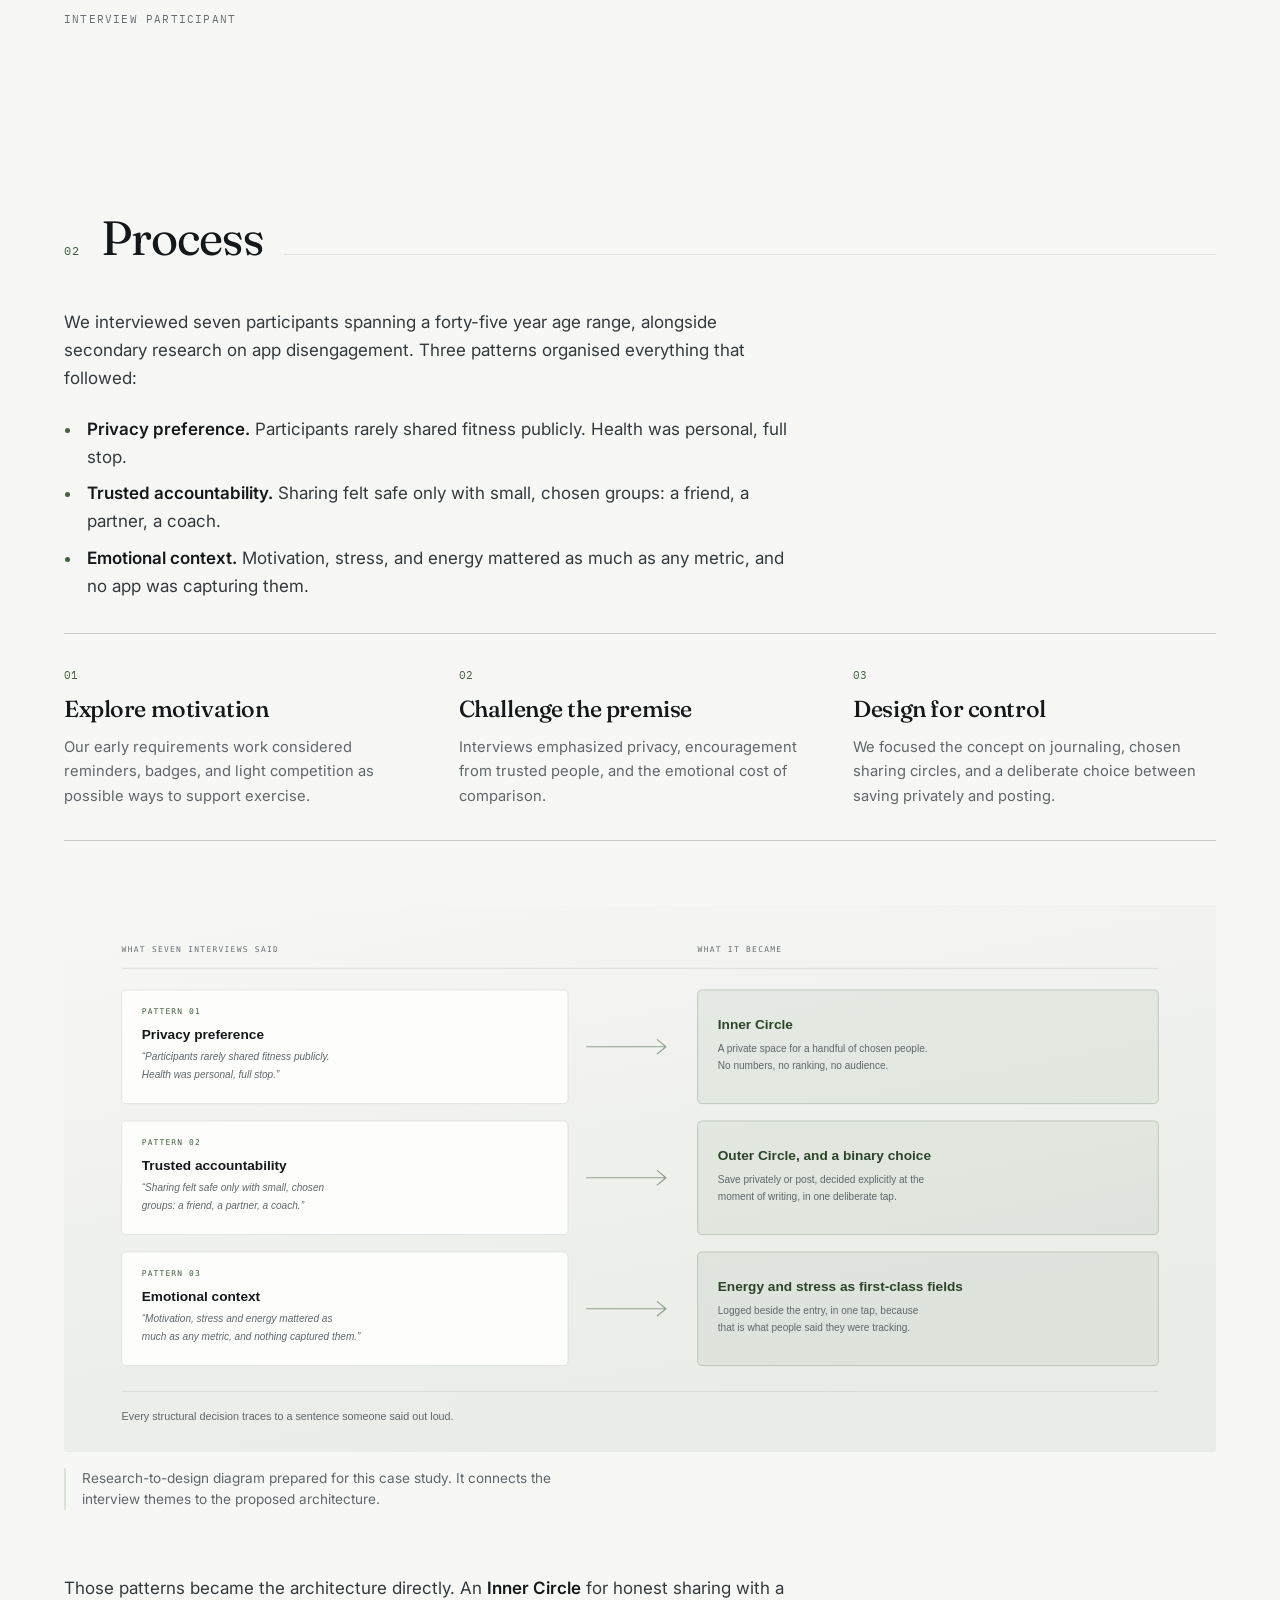
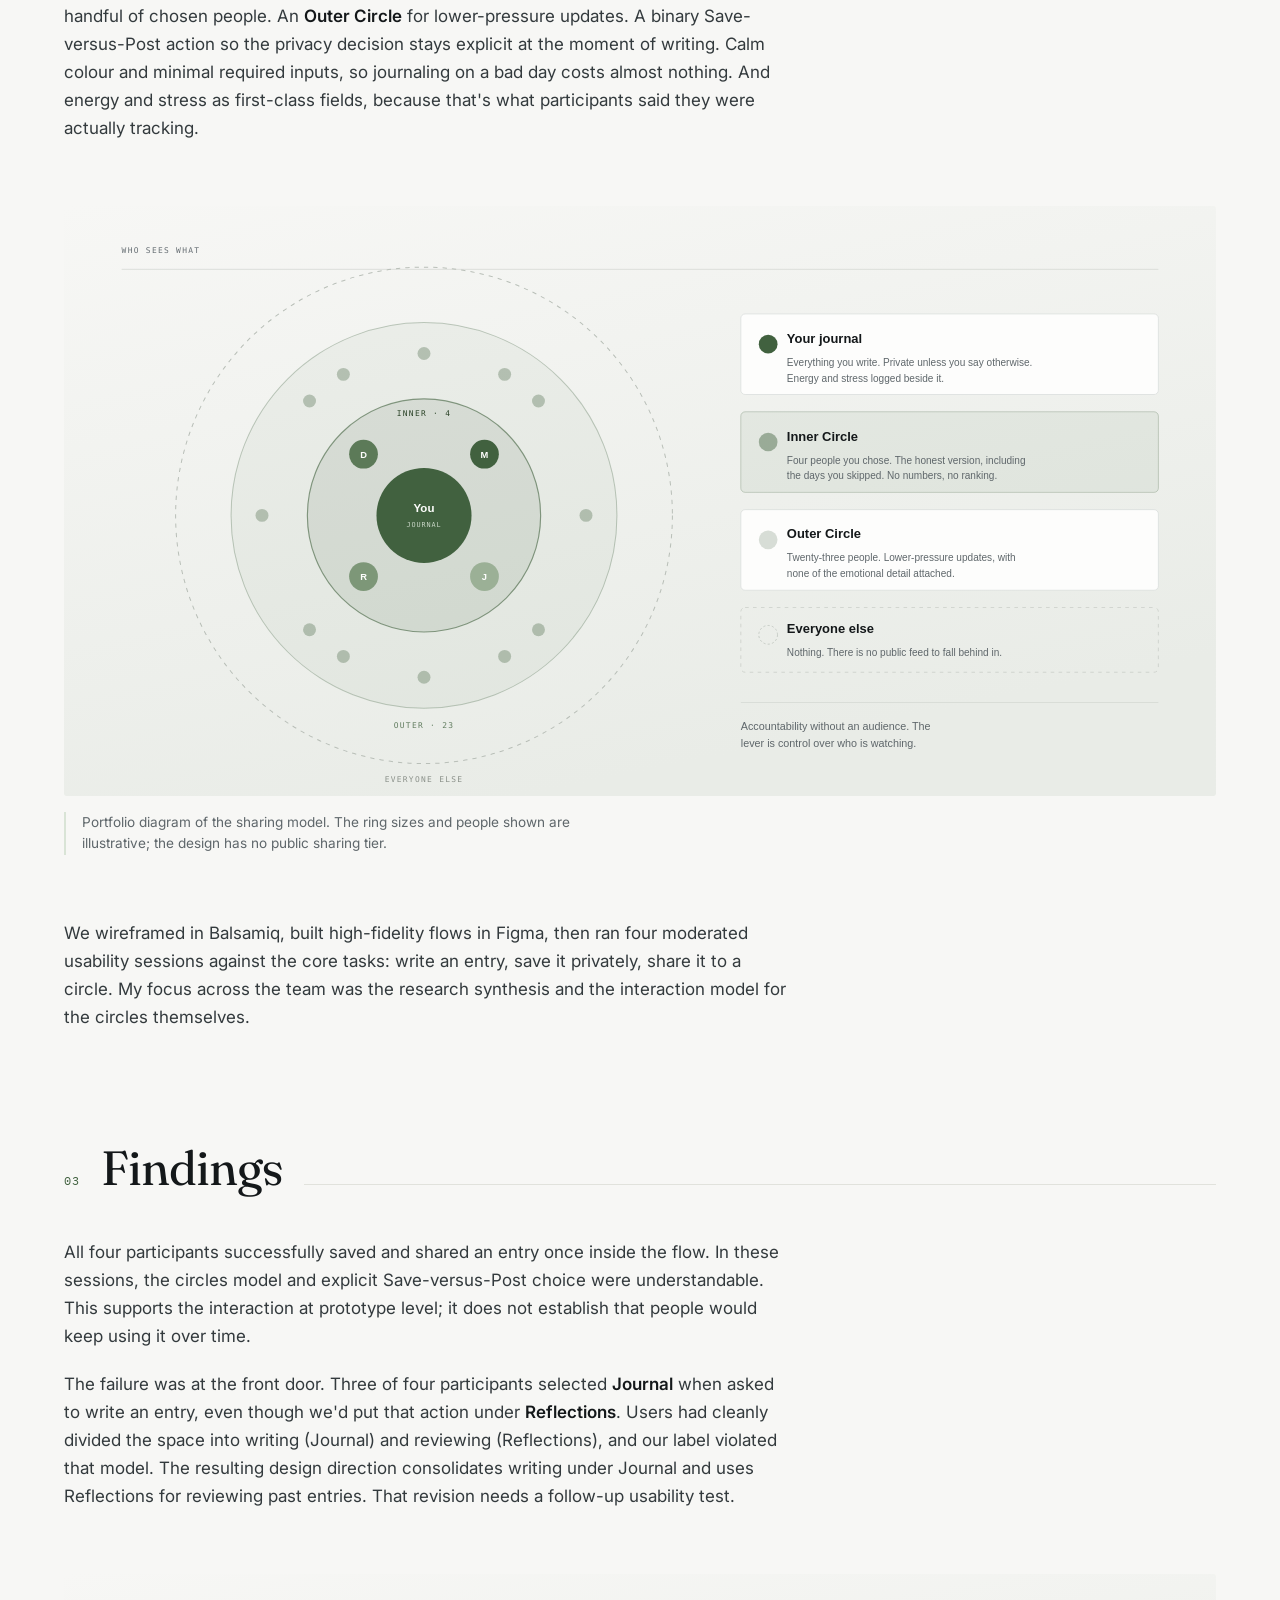
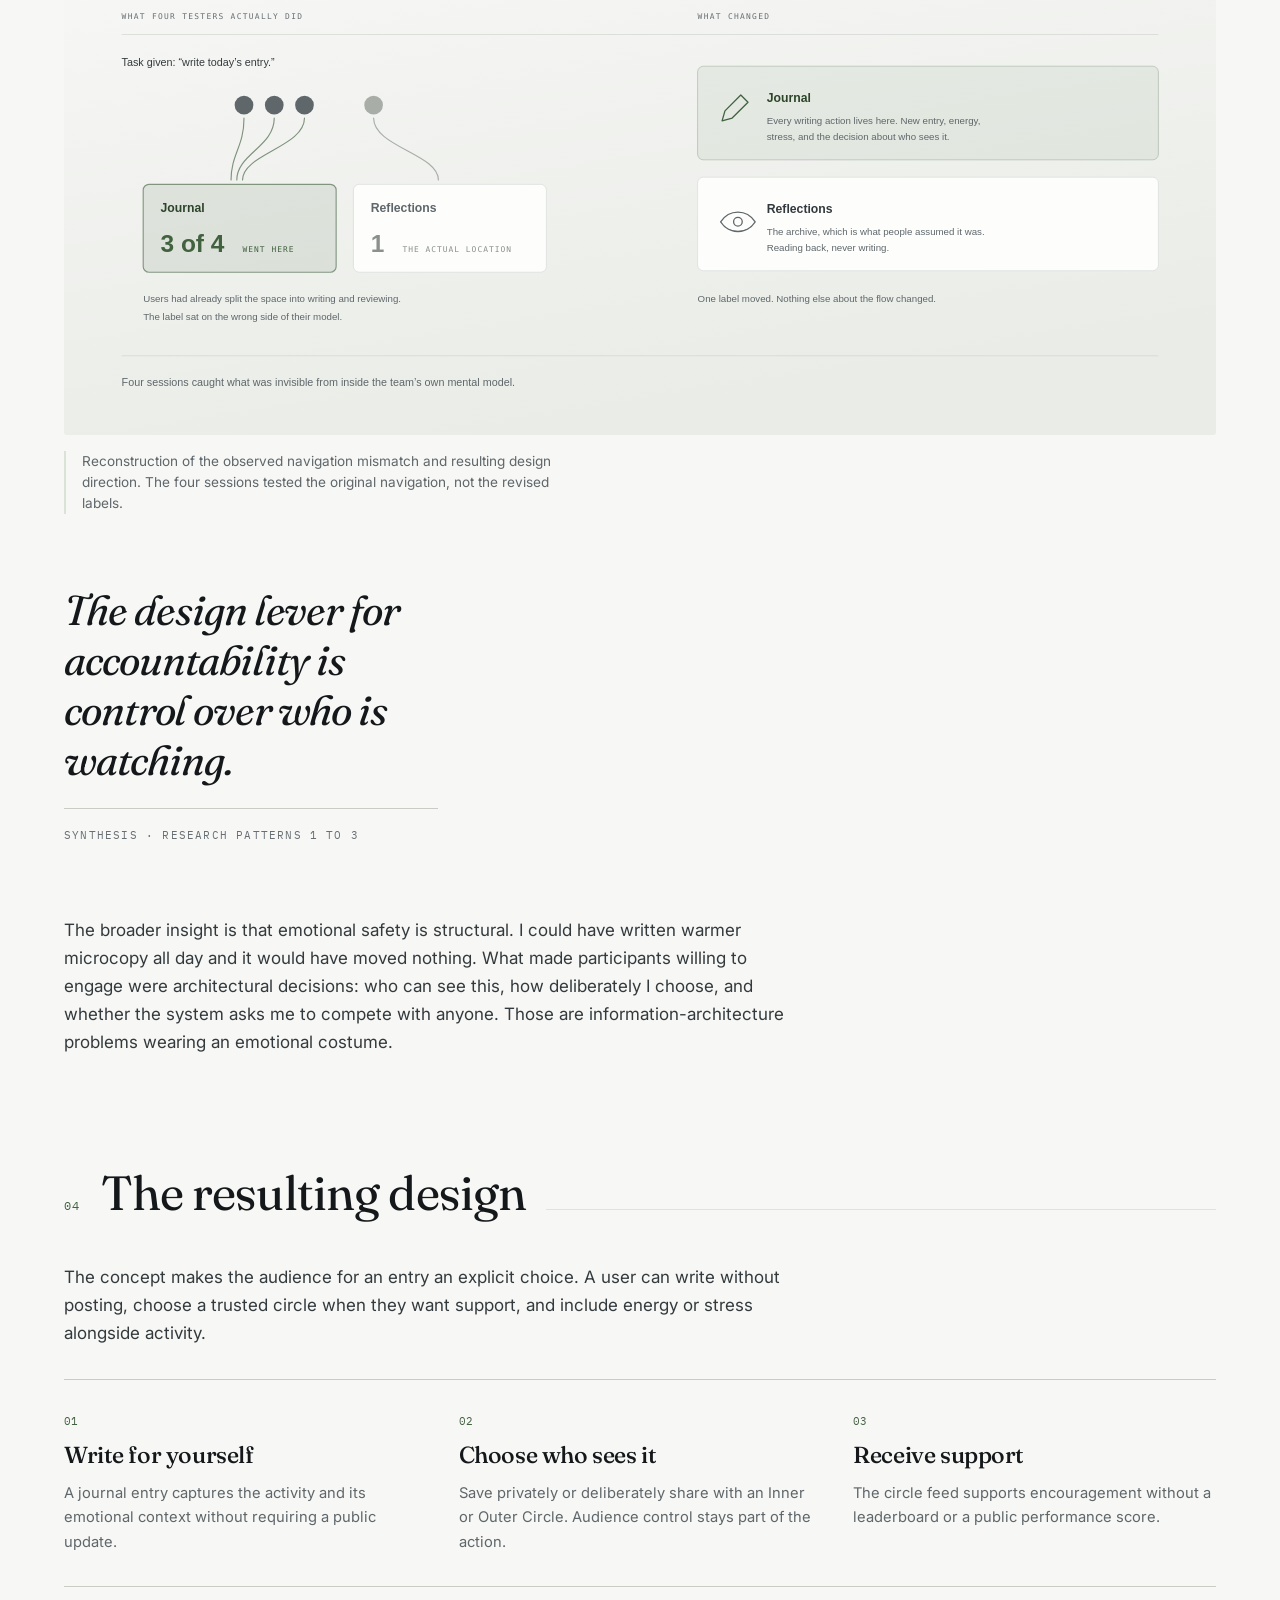
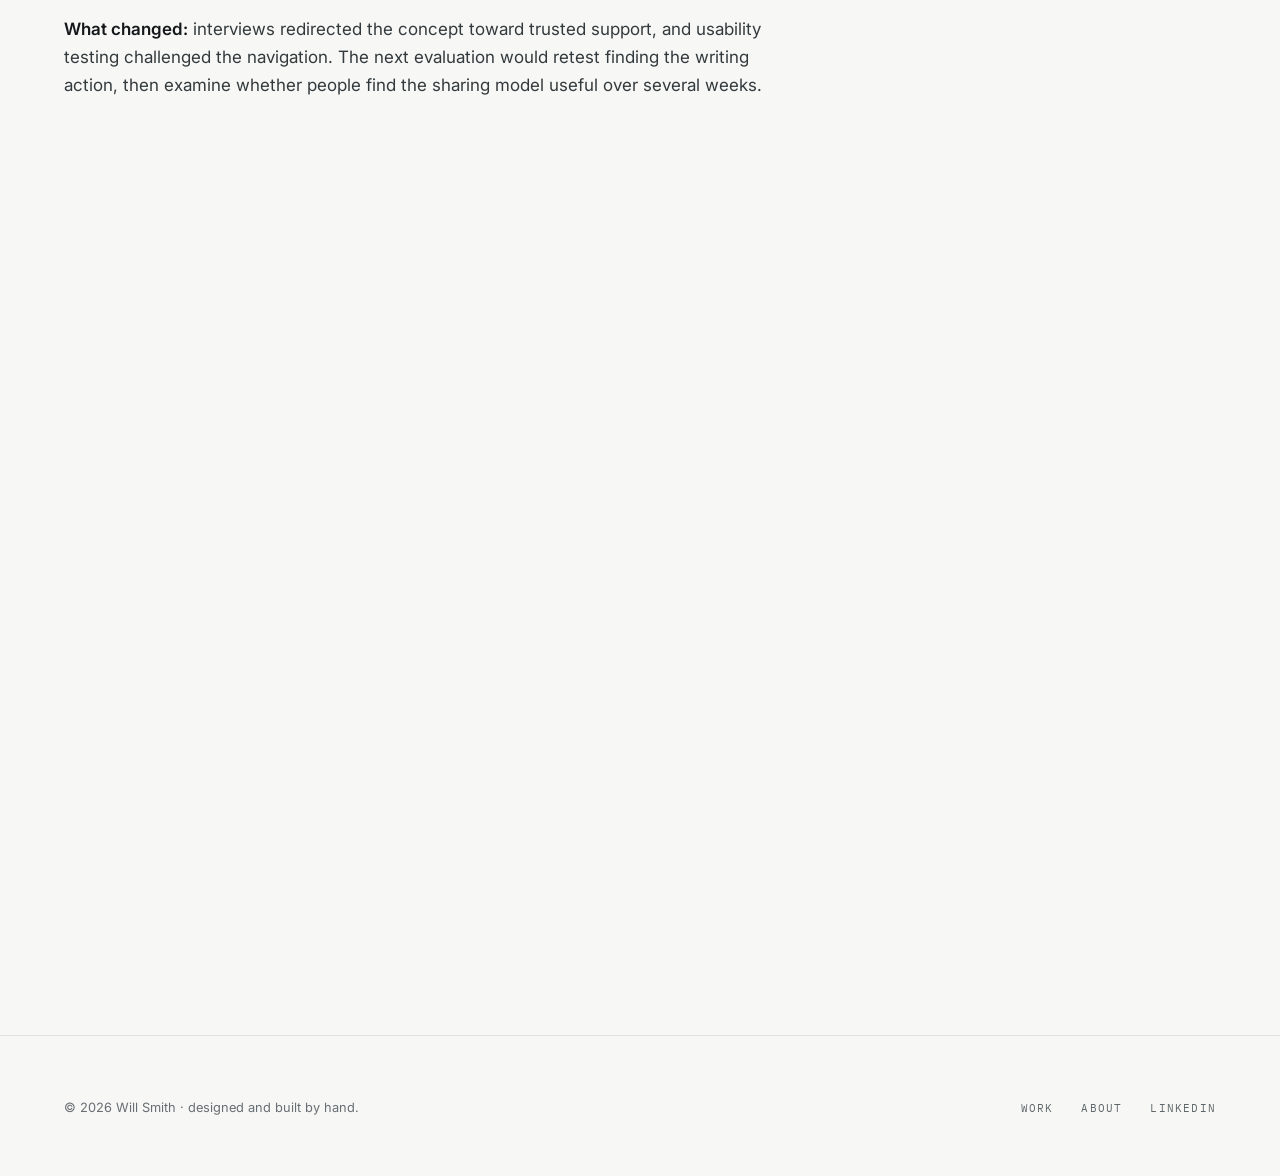
<file: effortcircles.html>
<!DOCTYPE html>
<html lang="en">
<head>
<meta charset="UTF-8">
<meta name="viewport" content="width=device-width, initial-scale=1.0">
<title>EffortCircles · Will Smith</title>
<meta name="description" content="EffortCircles: a journaling concept shaped by seven interviews and four usability sessions, connecting privacy needs to sharing controls and clearer navigation.">
<link rel="canonical" href="https://willsmithux.github.io/effortcircles.html">
<meta property="og:type" content="website">
<meta property="og:site_name" content="Will Smith">
<meta property="og:url" content="https://willsmithux.github.io/effortcircles.html">
<meta property="og:title" content="EffortCircles · Will Smith">
<meta property="og:description" content="EffortCircles: a journaling concept shaped by seven interviews and four usability sessions, connecting privacy needs to sharing controls and clearer navigation.">
<meta property="og:image" content="https://willsmithux.github.io/img/og-image.png">
<meta property="og:image:width" content="1200">
<meta property="og:image:height" content="630">
<meta property="og:image:alt" content="Will Smith, HCI Researcher and Designer">
<meta name="twitter:card" content="summary_large_image">
<meta name="twitter:title" content="EffortCircles · Will Smith">
<meta name="twitter:description" content="EffortCircles: a journaling concept shaped by seven interviews and four usability sessions, connecting privacy needs to sharing controls and clearer navigation.">
<meta name="twitter:image" content="https://willsmithux.github.io/img/og-image.png">
<link rel="icon" href="data:image/svg+xml,%3Csvg xmlns='http://www.w3.org/2000/svg' viewBox='0 0 64 64'%3E%3Crect width='64' height='64' rx='14' fill='%2341613f'/%3E%3Ctext x='32' y='45' font-family='Georgia,serif' font-size='36' fill='%23f7f7f5' text-anchor='middle'%3EW%3C/text%3E%3C/svg%3E">
<link rel="preconnect" href="https://fonts.googleapis.com">
<link rel="preconnect" href="https://fonts.gstatic.com" crossorigin>
<link href="https://fonts.googleapis.com/css2?family=Fraunces:ital,opsz,wght@0,9..144,300..700;1,9..144,300..700&family=IBM+Plex+Mono:wght@400;500&family=Inter:wght@400;500;600&display=swap" rel="stylesheet">
<link rel="stylesheet" href="css/style.css">
<noscript><style>[data-reveal]{opacity:1!important;transform:none!important}.mask>span{transform:none!important}</style></noscript>
</head>
<body data-accent="forest">
<div class="progress"></div>

<header class="site-nav">
  <div class="wrap">
    <a class="wordmark" href="index.html">Will <em>Smith</em></a>
    <button class="nav-toggle" aria-label="Toggle navigation" aria-expanded="false">
      <span class="bar"></span><span class="bar"></span><span class="bar"></span>
    </button>
    <ul class="nav-links">
      <li><a href="index.html">Home</a></li>
      <li><a href="index.html#work">Work</a></li>
      <li><a href="about.html">About</a></li>
      <li><a href="contact.html">Contact</a></li>
      <li><a href="assets/Will-Smith-UX-Resume.pdf">Resume</a></li>
    </ul>
  </div>
</header>

<main>

  <div class="wrap">
    <header class="cs-head">
      <span class="kicker" data-reveal>Case Study 03 · Product Design</span>
      <h1 data-reveal="mask" style="--d:.06s">
        <span class="mask"><span>Effort<em>Circles</em></span></span>
      </h1>
      <p class="standfirst" data-reveal style="--d:.24s">
        Designing for gentle accountability, for the people that
        competition-driven apps quietly push out.
      </p>
    </header>
  </div>

  <div class="cs-hero-media" data-reveal style="--d:.34s">
    <img src="img/effortcircles-mockup.svg" width="1600" height="1000"
         alt="Three phone screens: writing a journal entry with energy and stress tags, choosing between the Inner and Outer Circle, and the Inner Circle feed showing three entries with no metrics or ranking.">
  </div>

  <div class="wrap hero-caption">
    <p>Portfolio reconstruction of the journaling and sharing concept. The project was evaluated as a prototype.</p>
  </div>

  <div class="wrap">

    <dl class="meta-bar" data-reveal>
      <div><dt>Role</dt><dd>UX researcher &amp; interaction designer</dd></div>
      <div><dt>Context</dt><dd>Indiana University · Fall 2025</dd></div>
      <div><dt>Methods</dt><dd>User interviews, secondary research, usability testing</dd></div>
      <div><dt>Scope</dt><dd>Team of four · 7 interviews, 4 usability sessions</dd></div>
    </dl>

    <dl class="project-brief" data-reveal>
      <div><dt>Who it serves</dt><dd>People who want support with physical activity while keeping personal health information and setbacks out of a public feed.</dd></div>
      <div><dt>What I owned</dt><dd>Research synthesis and the circles interaction model, working within a four-person design team.</dd></div>
      <div><dt>Project state</dt><dd>Academic design concept tested in four sessions. Sustained engagement and the revised navigation still need evaluation.</dd></div>
    </dl>
    <nav class="case-nav" aria-label="Case study sections">
      <a href="#problem">01 Problem</a><a href="#process">02 Process</a><a href="#findings">03 Findings</a><a href="#final-design">04 Final design</a><a href="#reflection">05 Reflection</a>
    </nav>

    <div class="overview overview--split">
      <p data-reveal>
        People want accountability. What they don't want is an audience.
      </p>
      <div class="sub" data-reveal style="--d:.12s">
        <p>
          Across seven interviews, participants described a tension in fitness
          technology: they wanted support, but health felt personal and public
          comparison could be discouraging. The emotional context of a workout
          mattered alongside the numbers.
        </p>
        <p>
          EffortCircles answers with a two-tier social structure wrapped around
          a journaling practice. Four usability sessions supported the save-and-share
          flow and exposed a navigation label that sent three people to the wrong place.
        </p>
      </div>
    </div>

    <div class="stats" data-stagger="90" data-reveal>
      <div class="stat"><b>7</b><span>interview participants, ages 18 to 63</span></div>
      <div class="stat"><b>3</b><span>research patterns that set the architecture</span></div>
      <div class="stat"><b>4/4</b><span>completed save-and-share once inside the flow</span></div>
      <div class="stat"><b>3/4</b><span>reached for the wrong tab to start writing</span></div>
    </div>

    <!-- 01 PROBLEM -->
    <section class="cs-section" id="problem">
      <div class="sec-label" data-reveal>
        <span class="sec-num">01</span><h2>Problem</h2><span class="rule"></span>
      </div>
      <div class="prose" data-reveal>
        <p>
          The dominant pattern in fitness apps assumes visibility motivates:
          leaderboards, public feeds, streaks on display. For a meaningful share
          of users the opposite is true. Comparison undermines the personal
          progress it's meant to fuel, and the moment someone falls behind is
          precisely when a public metric does the most damage.
        </p>
        <p>
          So the design question became whether an app could deliver real
          accountability while removing the audience that makes accountability
          feel like performance.
        </p>
      </div>

      <blockquote class="pull pull--wide" data-reveal>
        <p>&#8220;I have always felt like exercising and losing weight is also a competition… at times I don't even enjoy it anymore because I think I am not good enough.&#8221;</p>
        <cite>Interview participant</cite>
      </blockquote>
    </section>

    <!-- 02 PROCESS -->
    <section class="cs-section" id="process">
      <div class="sec-label" data-reveal>
        <span class="sec-num">02</span><h2>Process</h2><span class="rule"></span>
      </div>
      <div class="prose" data-reveal>
        <p>
          We interviewed seven participants spanning a forty-five year age
          range, alongside secondary research on app disengagement. Three
          patterns organised everything that followed:
        </p>
        <ul>
          <li><strong>Privacy preference.</strong> Participants rarely shared fitness publicly. Health was personal, full stop.</li>
          <li><strong>Trusted accountability.</strong> Sharing felt safe only with small, chosen groups: a friend, a partner, a coach.</li>
          <li><strong>Emotional context.</strong> Motivation, stress, and energy mattered as much as any metric, and no app was capturing them.</li>
        </ul>
      </div>
      <ol class="design-stages" data-reveal>
        <li><h3>Explore motivation</h3><p>Our early requirements work considered reminders, badges, and light competition as possible ways to support exercise.</p></li>
        <li><h3>Challenge the premise</h3><p>Interviews emphasized privacy, encouragement from trusted people, and the emotional cost of comparison.</p></li>
        <li><h3>Design for control</h3><p>We focused the concept on journaling, chosen sharing circles, and a deliberate choice between saving privately and posting.</p></li>
      </ol>

      <figure class="fig" data-reveal>
        <div class="frame"><img src="img/effortcircles-research.svg" width="1600" height="760" loading="lazy"
             alt="Three research patterns mapped to the design decisions they produced: privacy preference became the Inner Circle, trusted accountability became the Outer Circle and the binary save-or-post choice, and emotional context became energy and stress fields."></div>
        <figcaption>Research-to-design diagram prepared for this case study. It connects the interview themes to the proposed architecture.</figcaption>
      </figure>

      <div class="prose" data-reveal>
        <p>
          Those patterns became the architecture directly. An <strong>Inner
          Circle</strong> for honest sharing with a handful of chosen people. An
          <strong>Outer Circle</strong> for lower-pressure updates. A binary
          Save-versus-Post action so the privacy decision stays explicit at the
          moment of writing. Calm colour and minimal required inputs, so
          journaling on a bad day costs almost nothing. And energy and stress as
          first-class fields, because that's what participants said they were
          actually tracking.
        </p>
      </div>

      <figure class="fig" data-reveal>
        <div class="frame"><img src="img/effortcircles-model.svg" width="1600" height="820" loading="lazy"
             alt="Concentric diagram of the sharing model: the private journal at the centre, an Inner Circle of four chosen people, an Outer Circle of twenty-three receiving lower-pressure updates, and everyone else outside the system seeing nothing."></div>
        <figcaption>Portfolio diagram of the sharing model. The ring sizes and people shown are illustrative; the design has no public sharing tier.</figcaption>
      </figure>

      <div class="prose" data-reveal>
        <p>
          We wireframed in Balsamiq, built high-fidelity flows in Figma, then
          ran four moderated usability sessions against the core tasks: write an
          entry, save it privately, share it to a circle. My focus across the
          team was the research synthesis and the interaction model for the
          circles themselves.
        </p>
      </div>
    </section>

    <!-- 03 FINDINGS -->
    <section class="cs-section" id="findings">
      <div class="sec-label" data-reveal>
        <span class="sec-num">03</span><h2>Findings</h2><span class="rule"></span>
      </div>
      <div class="prose" data-reveal>
        <p>
          All four participants successfully saved and shared an entry once
          inside the flow. In these sessions, the circles model and explicit
          Save-versus-Post choice were understandable. This supports the
          interaction at prototype level; it does not establish that people
          would keep using it over time.
        </p>
        <p>
          The failure was at the front door. Three of four participants selected
          <strong>Journal</strong> when asked to write an entry, even though
          we'd put that action under <strong>Reflections</strong>. Users had
          cleanly divided the space into writing (Journal) and reviewing
          (Reflections), and our label violated that model. The resulting design
          direction consolidates writing under Journal and uses Reflections for
          reviewing past entries. That revision needs a follow-up usability test.
        </p>
      </div>

      <figure class="fig" data-reveal>
        <div class="frame"><img src="img/effortcircles-labeling.svg" width="1600" height="640" loading="lazy"
             alt="Asked to write an entry, three of four participants opened the Journal tab while the action lived under Reflections. The fix moves all writing to Journal and leaves Reflections as the archive."></div>
        <figcaption>Reconstruction of the observed navigation mismatch and resulting design direction. The four sessions tested the original navigation, not the revised labels.</figcaption>
      </figure>

      <blockquote class="pull pull--wide" data-reveal>
        <p>The design lever for accountability is control over who is watching.</p>
        <cite>Synthesis · research patterns 1 to 3</cite>
      </blockquote>

      <div class="prose" data-reveal>
        <p>
          The broader insight is that emotional safety is structural. I could
          have written warmer microcopy all day and it would have moved nothing.
          What made participants willing to engage were architectural decisions:
          who can see this, how deliberately I choose, and whether the system
          asks me to compete with anyone. Those are information-architecture
          problems wearing an emotional costume.
        </p>
      </div>
    </section>

    <section class="cs-section" id="final-design">
      <div class="sec-label" data-reveal>
        <span class="sec-num">04</span><h2>The resulting design</h2><span class="rule"></span>
      </div>
      <div class="prose" data-reveal>
        <p>The concept makes the audience for an entry an explicit choice. A user can write without posting, choose a trusted circle when they want support, and include energy or stress alongside activity.</p>
      </div>
      <ol class="design-stages" data-reveal>
        <li><h3>Write for yourself</h3><p>A journal entry captures the activity and its emotional context without requiring a public update.</p></li>
        <li><h3>Choose who sees it</h3><p>Save privately or deliberately share with an Inner or Outer Circle. Audience control stays part of the action.</p></li>
        <li><h3>Receive support</h3><p>The circle feed supports encouragement without a leaderboard or a public performance score.</p></li>
      </ol>
      <div class="prose" data-reveal>
        <p><strong>What changed:</strong> interviews redirected the concept toward trusted support, and usability testing challenged the navigation. The next evaluation would retest finding the writing action, then examine whether people find the sharing model useful over several weeks.</p>
      </div>
    </section>

    <!-- 05 REFLECTION -->
    <section class="cs-section" id="reflection">
      <div class="sec-label" data-reveal>
        <span class="sec-num">05</span><h2>Reflection</h2><span class="rule"></span>
      </div>
      <div class="prose" data-reveal>
        <p>
          EffortCircles taught me to treat labels as testable hypotheses.
          Journal versus Reflections was invisible from
          inside our own mental model, obvious within four sessions, and a
          reminder that the cheapest research usually catches the thing a team
          is least able to see on its own.
        </p>
        <p>
          It also sharpened a design hypothesis I want to keep testing:
          reducing social pressure may make support easier to accept. The
          honest limitation is that this was evaluated as a concept, in single
          sessions. The claim that gentle accountability sustains engagement
          past the point where competitive apps lose people is exactly the sort
          of claim that needs a longitudinal study, and that's the version of
          this project I'd want to run next.
        </p>
      </div>
    </section>

    <nav class="cs-next" data-reveal aria-label="Next case study">
      <a href="nosedive-ethics-evaluation.html">
        <span class="title">Nosedive Ethics Evaluation</span>
        <span class="dir">Next · Critical Analysis →</span>
      </a>
    </nav>

  </div>
</main>

<footer class="site-footer">
  <div class="wrap">
    <p>© <span id="year"></span> Will Smith · designed and built by hand.</p>
    <ul class="footer-links">
      <li><a href="index.html#work">Work</a></li>
      <li><a href="about.html">About</a></li>
      <li><a href="https://www.linkedin.com/in/willsmith8418/" target="_blank" rel="noopener">LinkedIn</a></li>
    </ul>
  </div>
</footer>

<script src="js/main.js"></script>
</body>
</html>
</file>
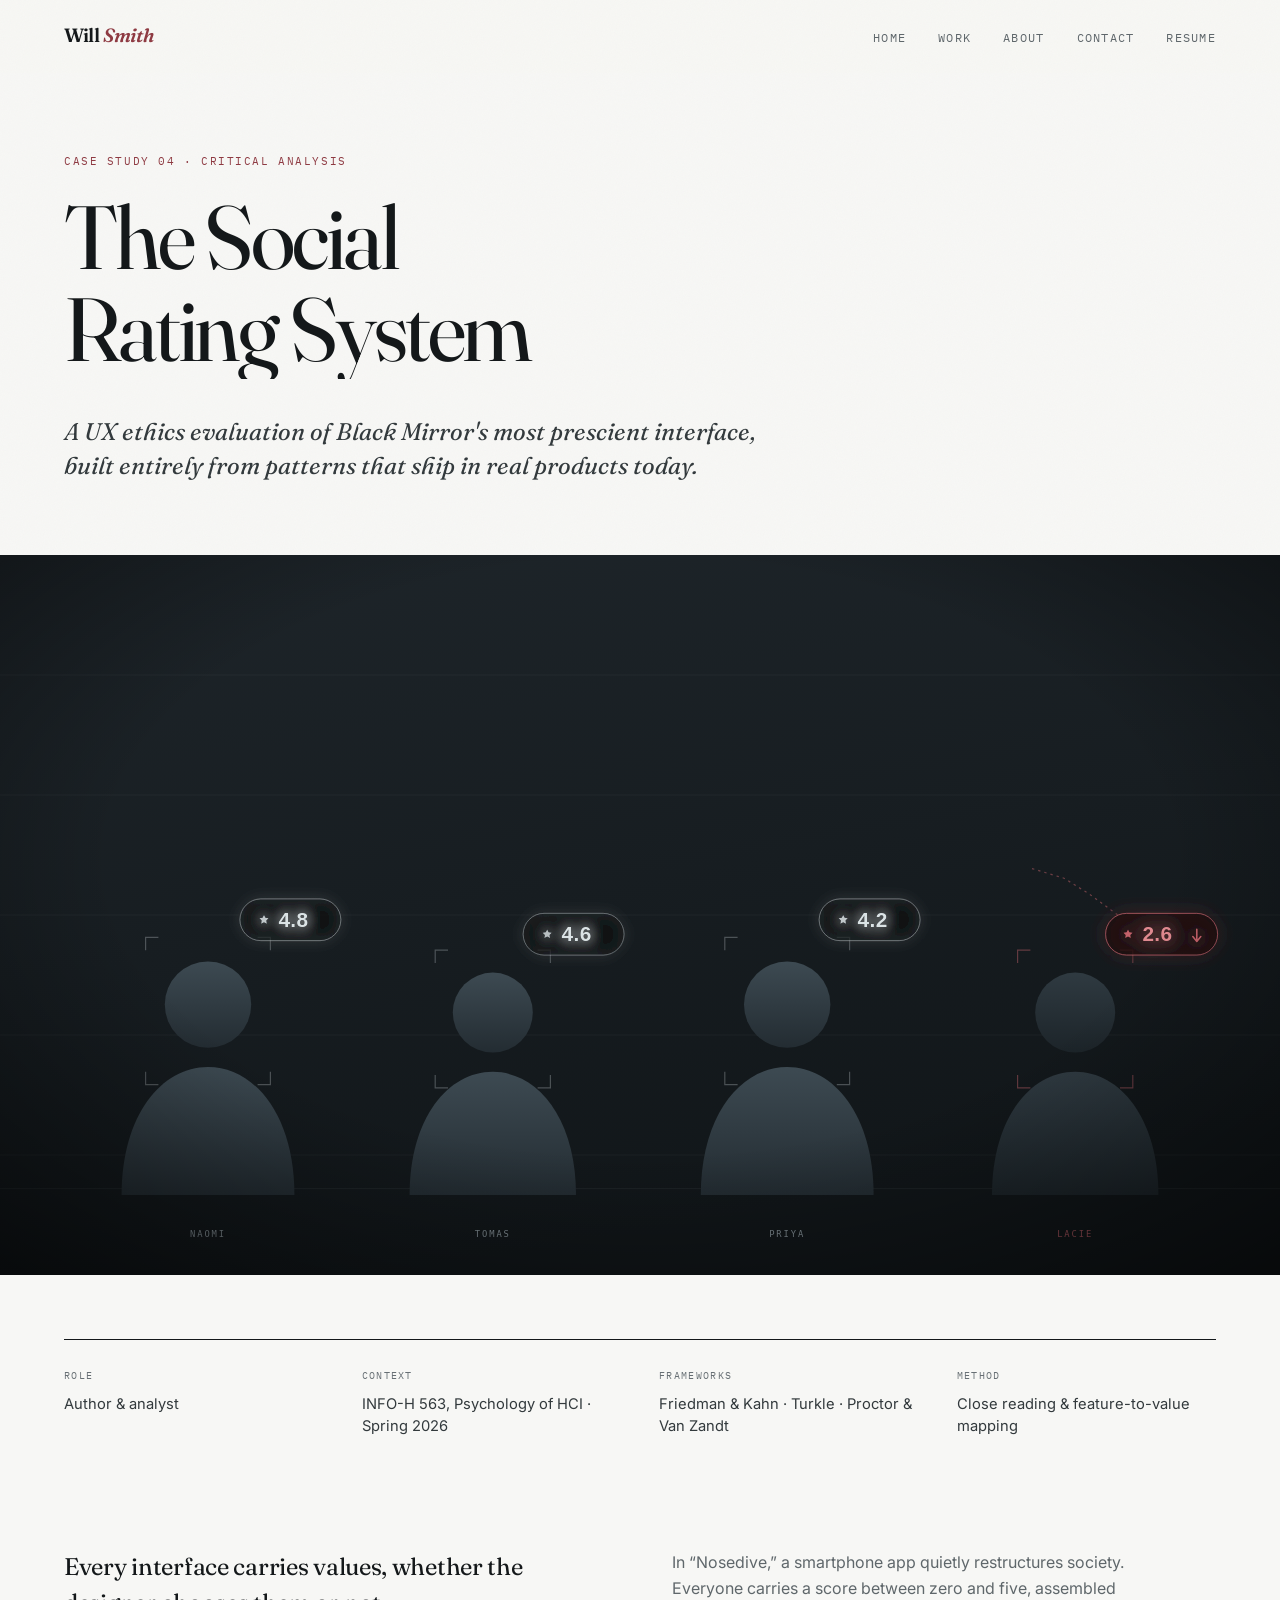
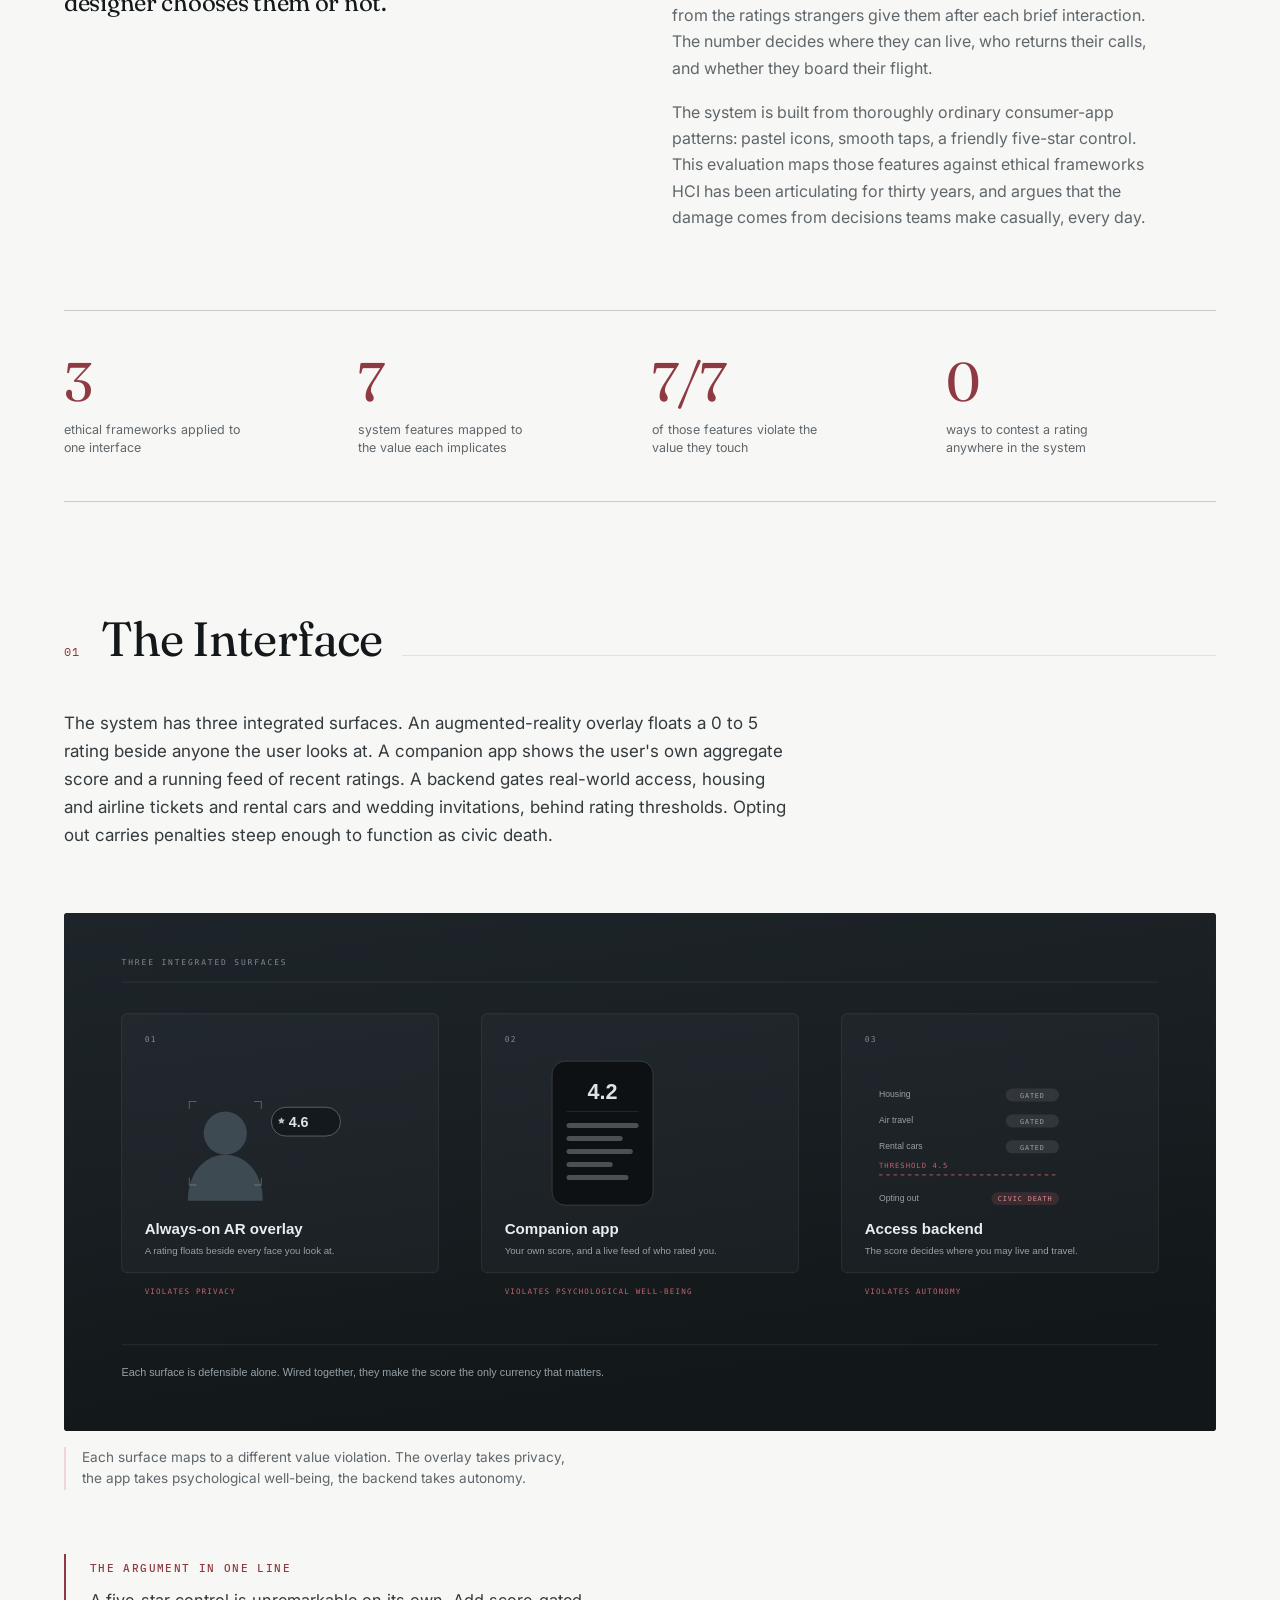
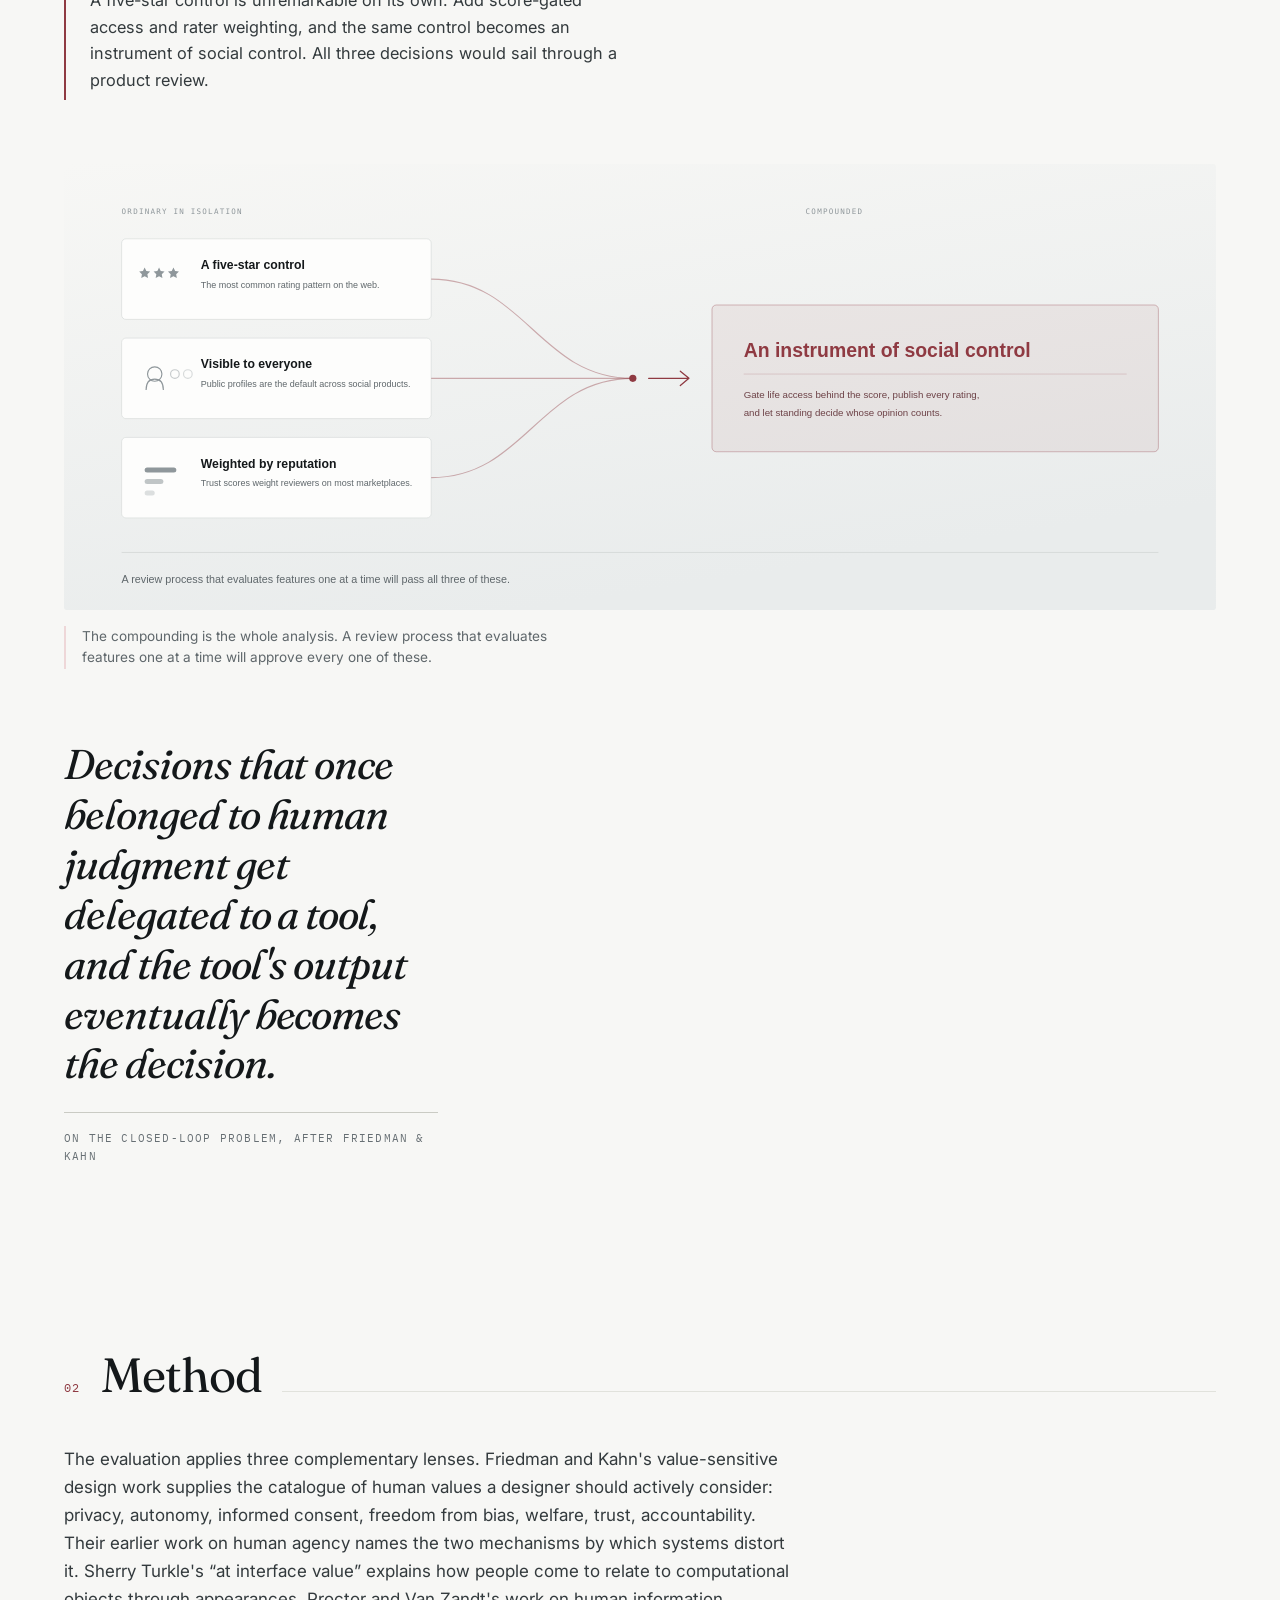
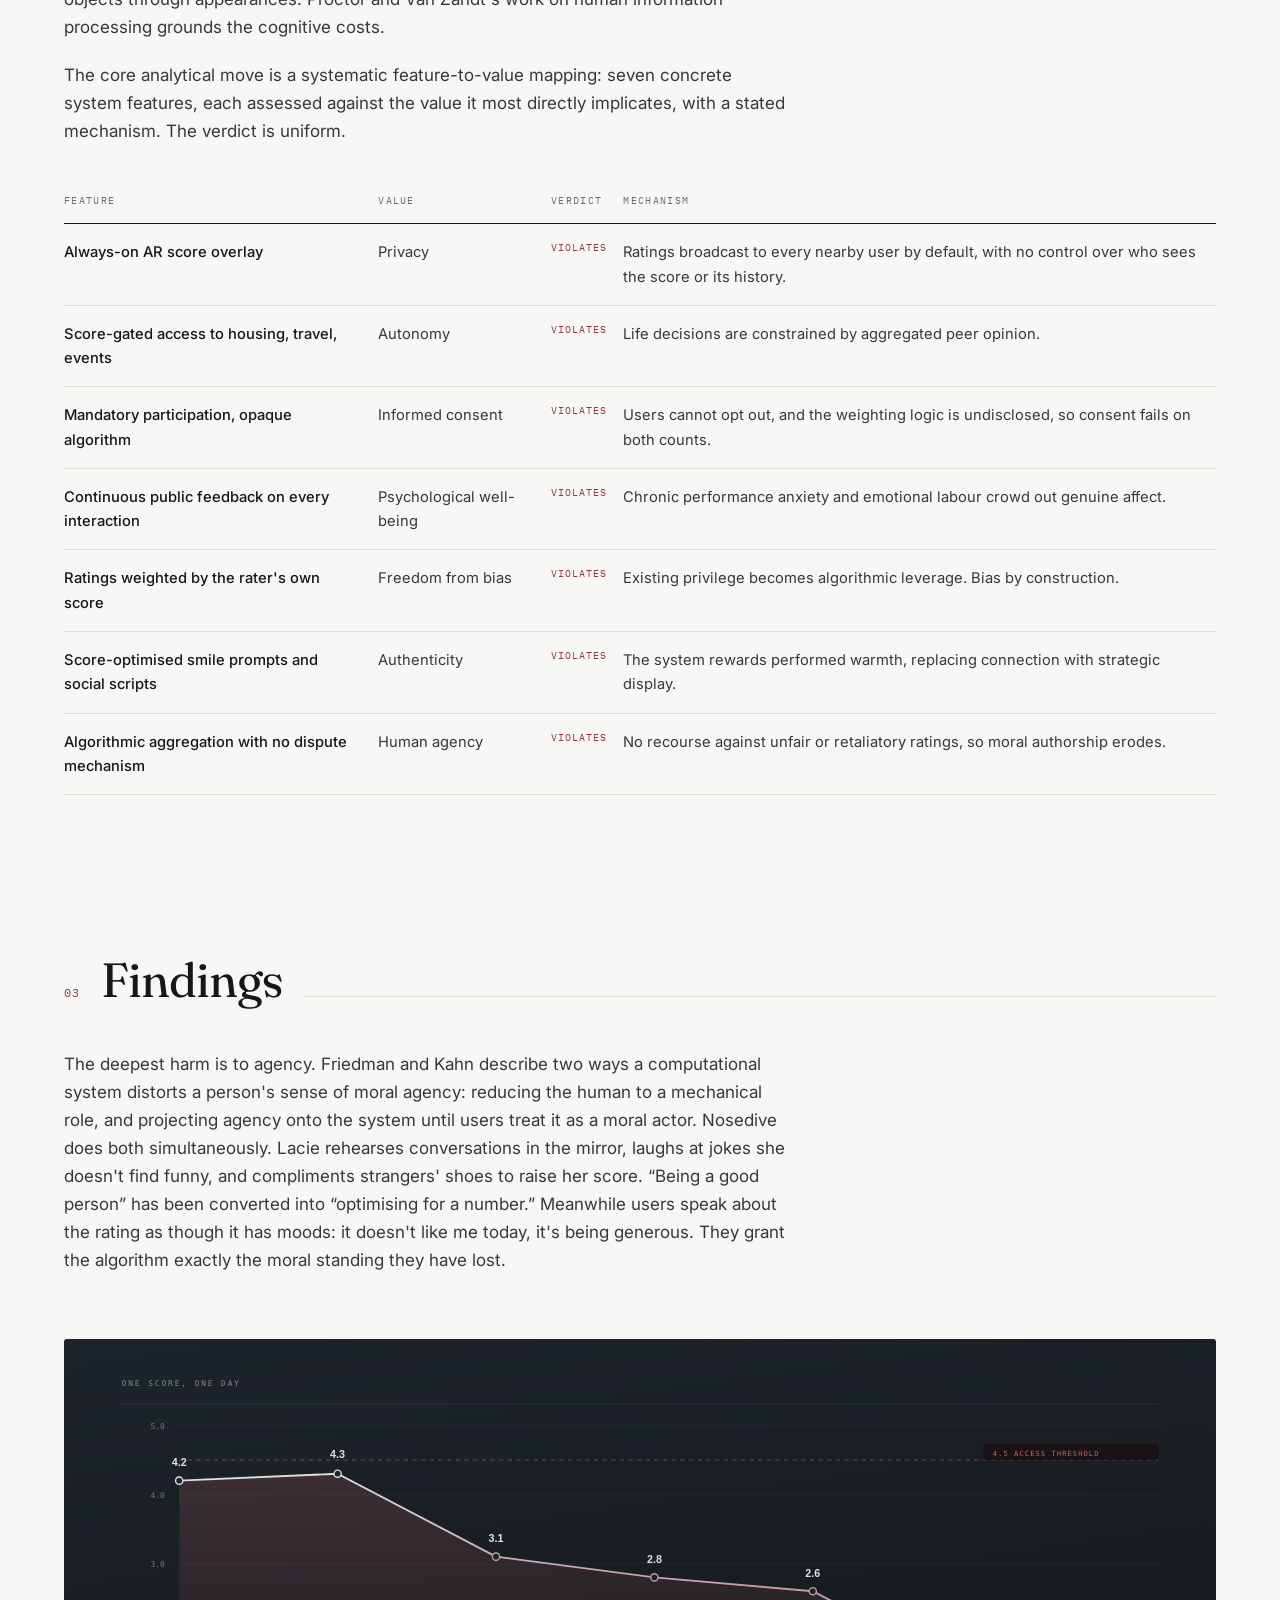
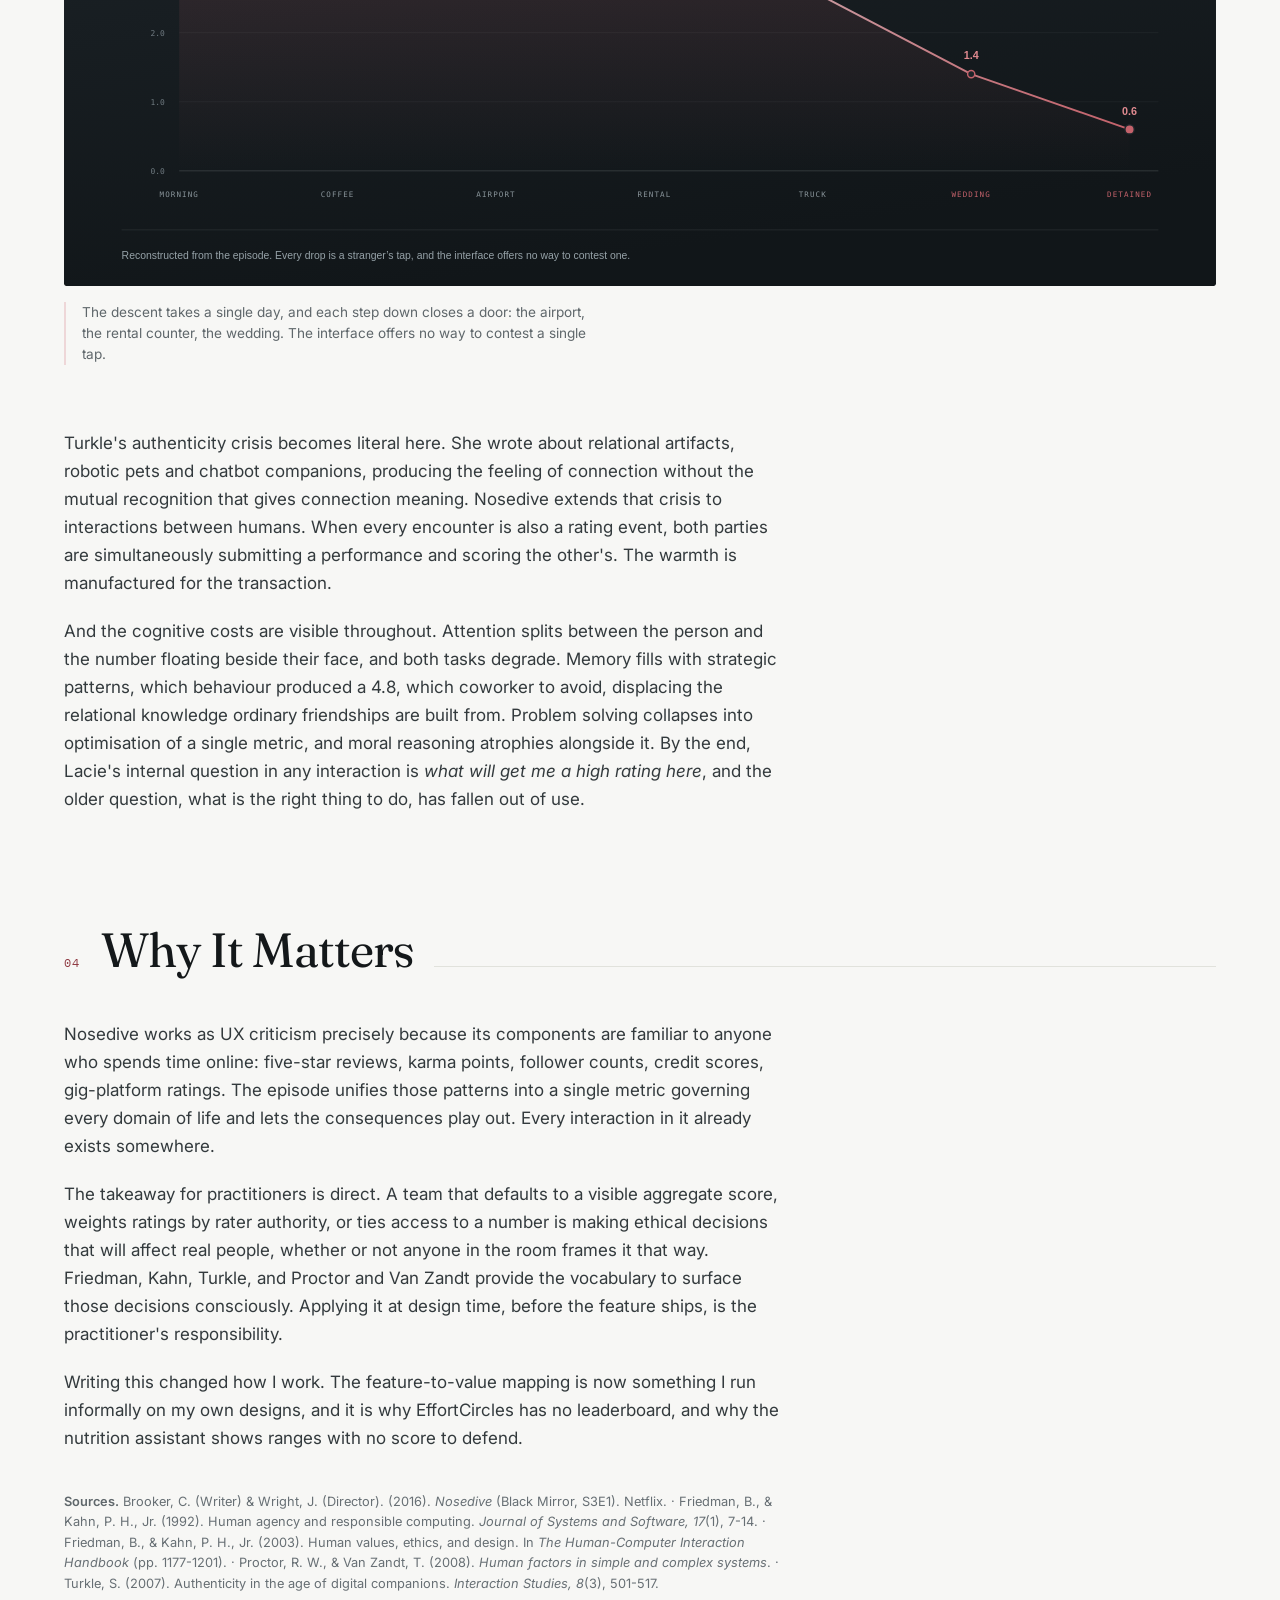
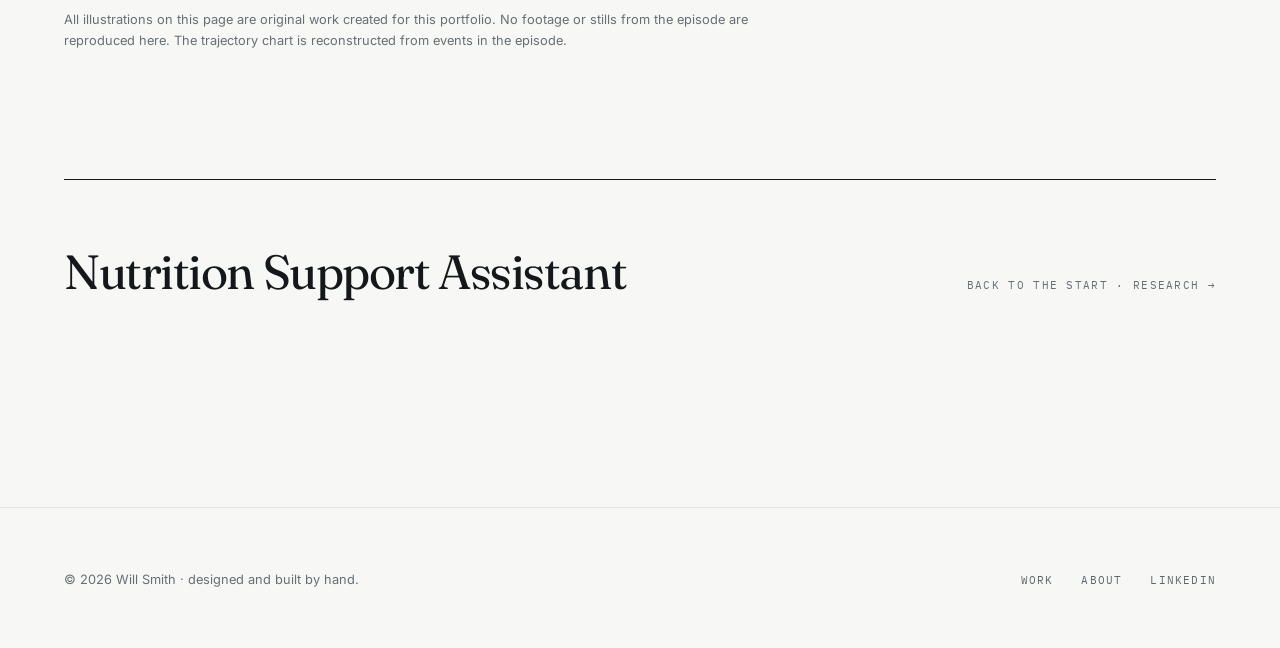
<file: nosedive-ethics-evaluation.html>
<!DOCTYPE html>
<html lang="en">
<head>
<meta charset="UTF-8">
<meta name="viewport" content="width=device-width, initial-scale=1.0">
<title>Nosedive Ethics Evaluation · Will Smith</title>
<meta name="description" content="A value-sensitive design evaluation of the social rating system in Black Mirror's Nosedive, applying Friedman and Kahn, Turkle, and Proctor and Van Zandt to a fictional interface built from real patterns.">
<link rel="canonical" href="https://willsmithux.github.io/nosedive-ethics-evaluation.html">
<meta property="og:type" content="website">
<meta property="og:site_name" content="Will Smith">
<meta property="og:url" content="https://willsmithux.github.io/nosedive-ethics-evaluation.html">
<meta property="og:title" content="Nosedive Ethics Evaluation · Will Smith">
<meta property="og:description" content="A value-sensitive design evaluation of the social rating system in Black Mirror's Nosedive, applying Friedman and Kahn, Turkle, and Proctor and Van Zandt to a fictional interface built from real patterns.">
<meta property="og:image" content="https://willsmithux.github.io/img/og-image.png">
<meta property="og:image:width" content="1200">
<meta property="og:image:height" content="630">
<meta property="og:image:alt" content="Will Smith, HCI Researcher and Designer">
<meta name="twitter:card" content="summary_large_image">
<meta name="twitter:title" content="Nosedive Ethics Evaluation · Will Smith">
<meta name="twitter:description" content="A value-sensitive design evaluation of the social rating system in Black Mirror's Nosedive, applying Friedman and Kahn, Turkle, and Proctor and Van Zandt to a fictional interface built from real patterns.">
<meta name="twitter:image" content="https://willsmithux.github.io/img/og-image.png">
<link rel="icon" href="data:image/svg+xml,%3Csvg xmlns='http://www.w3.org/2000/svg' viewBox='0 0 64 64'%3E%3Crect width='64' height='64' rx='14' fill='%238f3a42'/%3E%3Ctext x='32' y='45' font-family='Georgia,serif' font-size='36' fill='%23f7f7f5' text-anchor='middle'%3EW%3C/text%3E%3C/svg%3E">
<link rel="preconnect" href="https://fonts.googleapis.com">
<link rel="preconnect" href="https://fonts.gstatic.com" crossorigin>
<link href="https://fonts.googleapis.com/css2?family=Fraunces:ital,opsz,wght@0,9..144,300..700;1,9..144,300..700&family=IBM+Plex+Mono:wght@400;500&family=Inter:wght@400;500;600&display=swap" rel="stylesheet">
<link rel="stylesheet" href="css/style.css">
<noscript><style>[data-reveal]{opacity:1!important;transform:none!important}.mask>span{transform:none!important}</style></noscript>
</head>
<body data-accent="oxblood">
<div class="progress"></div>

<header class="site-nav">
  <div class="wrap">
    <a class="wordmark" href="index.html">Will <em>Smith</em></a>
    <button class="nav-toggle" aria-label="Toggle navigation" aria-expanded="false">
      <span class="bar"></span><span class="bar"></span><span class="bar"></span>
    </button>
    <ul class="nav-links">
      <li><a href="index.html">Home</a></li>
      <li><a href="index.html#work">Work</a></li>
      <li><a href="about.html">About</a></li>
      <li><a href="contact.html">Contact</a></li>
      <li><a href="assets/Will-Smith-UX-Resume.pdf">Resume</a></li>
    </ul>
  </div>
</header>

<main>

  <div class="wrap">
    <header class="cs-head">
      <span class="kicker" data-reveal>Case Study 04 · Critical Analysis</span>
      <h1 data-reveal="mask" style="--d:.06s">
        <span class="mask"><span>The Social</span></span>
        <span class="mask" style="--d:.12s"><span>Rating System</span></span>
      </h1>
      <p class="standfirst" data-reveal style="--d:.3s">
        A UX ethics evaluation of Black Mirror's most prescient interface, built
        entirely from patterns that ship in real products today.
      </p>
    </header>
  </div>

  <div class="cs-hero-media" data-reveal style="--d:.4s">
    <img src="img/nosedive-overlay.svg" width="1600" height="900"
         alt="Original illustration: four abstract figures viewed through an augmented-reality overlay, each tagged with a live star rating. The fourth figure's score has fallen and is marked in red with a descending trace.">
  </div>

  <div class="wrap">

    <dl class="meta-bar" data-reveal>
      <div><dt>Role</dt><dd>Author &amp; analyst</dd></div>
      <div><dt>Context</dt><dd>INFO-H 563, Psychology of HCI · Spring 2026</dd></div>
      <div><dt>Frameworks</dt><dd>Friedman &amp; Kahn · Turkle · Proctor &amp; Van Zandt</dd></div>
      <div><dt>Method</dt><dd>Close reading &amp; feature-to-value mapping</dd></div>
    </dl>

    <div class="overview overview--split">
      <p data-reveal>
        Every interface carries values, whether the designer chooses them or
        not.
      </p>
      <div class="sub" data-reveal style="--d:.12s">
        <p>
          In &#8220;Nosedive,&#8221; a smartphone app quietly restructures society. Everyone
          carries a score between zero and five, assembled from the ratings
          strangers give them after each brief interaction. The number decides
          where they can live, who returns their calls, and whether they board
          their flight.
        </p>
        <p>
          The system is built from thoroughly ordinary consumer-app patterns:
          pastel icons, smooth taps, a friendly five-star control. This
          evaluation maps those features against ethical frameworks HCI has been
          articulating for thirty years, and argues that the damage comes from
          decisions teams make casually, every day.
        </p>
      </div>
    </div>

    <div class="stats" data-stagger="90" data-reveal>
      <div class="stat"><b>3</b><span>ethical frameworks applied to one interface</span></div>
      <div class="stat"><b>7</b><span>system features mapped to the value each implicates</span></div>
      <div class="stat"><b>7/7</b><span>of those features violate the value they touch</span></div>
      <div class="stat"><b>0</b><span>ways to contest a rating anywhere in the system</span></div>
    </div>

    <!-- 01 THE INTERFACE -->
    <section class="cs-section">
      <div class="sec-label" data-reveal>
        <span class="sec-num">01</span><h2>The Interface</h2><span class="rule"></span>
      </div>
      <div class="prose" data-reveal>
        <p>
          The system has three integrated surfaces. An augmented-reality overlay
          floats a 0 to 5 rating beside anyone the user looks at. A companion
          app shows the user's own aggregate score and a running feed of recent
          ratings. A backend gates real-world access, housing and airline
          tickets and rental cars and wedding invitations, behind rating
          thresholds. Opting out carries penalties steep enough to function as
          civic death.
        </p>
      </div>

      <figure class="fig" data-reveal>
        <div class="frame"><img src="img/nosedive-surfaces.svg" width="1600" height="720" loading="lazy"
             alt="Diagram of the three surfaces: an always-on AR overlay showing a 4.6 beside a face, a companion app showing the user's own 4.2 and a rating feed, and an access backend gating housing, air travel, and rental cars behind a 4.5 threshold."></div>
        <figcaption>Each surface maps to a different value violation. The overlay takes privacy, the app takes psychological well-being, the backend takes autonomy.</figcaption>
      </figure>

      <div class="callout" data-reveal>
        <b>The argument in one line</b>
        <p>
          A five-star control is unremarkable on its own. Add score-gated access
          and rater weighting, and the same control becomes an instrument of
          social control. All three decisions would sail through a product
          review.
        </p>
      </div>

      <figure class="fig" data-reveal>
        <div class="frame"><img src="img/nosedive-compounding.svg" width="1600" height="620" loading="lazy"
             alt="Three ordinary product decisions, a five-star control, public visibility, and reputation weighting, converge into a single outcome labelled an instrument of social control."></div>
        <figcaption>The compounding is the whole analysis. A review process that evaluates features one at a time will approve every one of these.</figcaption>
      </figure>

      <blockquote class="pull pull--wide" data-reveal>
        <p>Decisions that once belonged to human judgment get delegated to a tool, and the tool's output eventually becomes the decision.</p>
        <cite>On the closed-loop problem, after Friedman &amp; Kahn</cite>
      </blockquote>
    </section>

    <!-- 02 METHOD -->
    <section class="cs-section">
      <div class="sec-label" data-reveal>
        <span class="sec-num">02</span><h2>Method</h2><span class="rule"></span>
      </div>
      <div class="prose" data-reveal>
        <p>
          The evaluation applies three complementary lenses. Friedman and Kahn's
          value-sensitive design work supplies the catalogue of human values a
          designer should actively consider: privacy, autonomy, informed
          consent, freedom from bias, welfare, trust, accountability. Their
          earlier work on human agency names the two mechanisms by which systems
          distort it. Sherry Turkle's &#8220;at interface value&#8221; explains how people
          come to relate to computational objects through appearances. Proctor
          and Van Zandt's work on human information processing grounds the
          cognitive costs.
        </p>
        <p>
          The core analytical move is a systematic feature-to-value mapping:
          seven concrete system features, each assessed against the value it
          most directly implicates, with a stated mechanism. The verdict is
          uniform.
        </p>
      </div>

      <div class="table-scroll" data-reveal>
        <table class="vtable">
          <thead>
            <tr><th scope="col">Feature</th><th scope="col">Value</th><th scope="col">Verdict</th><th scope="col">Mechanism</th></tr>
          </thead>
          <tbody>
            <tr><td>Always-on AR score overlay</td><td>Privacy</td><td class="verdict">Violates</td><td>Ratings broadcast to every nearby user by default, with no control over who sees the score or its history.</td></tr>
            <tr><td>Score-gated access to housing, travel, events</td><td>Autonomy</td><td class="verdict">Violates</td><td>Life decisions are constrained by aggregated peer opinion.</td></tr>
            <tr><td>Mandatory participation, opaque algorithm</td><td>Informed consent</td><td class="verdict">Violates</td><td>Users cannot opt out, and the weighting logic is undisclosed, so consent fails on both counts.</td></tr>
            <tr><td>Continuous public feedback on every interaction</td><td>Psychological well-being</td><td class="verdict">Violates</td><td>Chronic performance anxiety and emotional labour crowd out genuine affect.</td></tr>
            <tr><td>Ratings weighted by the rater's own score</td><td>Freedom from bias</td><td class="verdict">Violates</td><td>Existing privilege becomes algorithmic leverage. Bias by construction.</td></tr>
            <tr><td>Score-optimised smile prompts and social scripts</td><td>Authenticity</td><td class="verdict">Violates</td><td>The system rewards performed warmth, replacing connection with strategic display.</td></tr>
            <tr><td>Algorithmic aggregation with no dispute mechanism</td><td>Human agency</td><td class="verdict">Violates</td><td>No recourse against unfair or retaliatory ratings, so moral authorship erodes.</td></tr>
          </tbody>
        </table>
      </div>
    </section>

    <!-- 03 FINDINGS -->
    <section class="cs-section">
      <div class="sec-label" data-reveal>
        <span class="sec-num">03</span><h2>Findings</h2><span class="rule"></span>
      </div>
      <div class="prose" data-reveal>
        <p>
          The deepest harm is to agency. Friedman and Kahn describe two ways a
          computational system distorts a person's sense of moral agency:
          reducing the human to a mechanical role, and projecting agency onto
          the system until users treat it as a moral actor. Nosedive does both
          simultaneously. Lacie rehearses conversations in the mirror, laughs at
          jokes she doesn't find funny, and compliments strangers' shoes to
          raise her score. &#8220;Being a good person&#8221; has been converted into
          &#8220;optimising for a number.&#8221; Meanwhile users speak about the rating as
          though it has moods: it doesn't like me today, it's being generous.
          They grant the algorithm exactly the moral standing they have lost.
        </p>
      </div>

      <figure class="fig" data-reveal>
        <div class="frame"><img src="img/nosedive-trajectory.svg" width="1600" height="760" loading="lazy"
             alt="Line chart of Lacie's rating across one day, falling from 4.2 through 3.1 at the airport, 2.6 after the truck ride, 1.4 at the wedding, and 0.6 when detained, crossing below the 4.5 access threshold early."></div>
        <figcaption>The descent takes a single day, and each step down closes a door: the airport, the rental counter, the wedding. The interface offers no way to contest a single tap.</figcaption>
      </figure>

      <div class="prose" data-reveal>
        <p>
          Turkle's authenticity crisis becomes literal here. She wrote about
          relational artifacts, robotic pets and chatbot companions, producing
          the feeling of connection without the mutual recognition that gives
          connection meaning. Nosedive extends that crisis to interactions
          between humans. When every encounter is also a rating event, both
          parties are simultaneously submitting a performance and scoring the
          other's. The warmth is manufactured for the transaction.
        </p>
        <p>
          And the cognitive costs are visible throughout. Attention splits
          between the person and the number floating beside their face, and both
          tasks degrade. Memory fills with strategic patterns, which behaviour
          produced a 4.8, which coworker to avoid, displacing the relational
          knowledge ordinary friendships are built from. Problem solving
          collapses into optimisation of a single metric, and moral reasoning
          atrophies alongside it. By the end, Lacie's internal question in any
          interaction is <em>what will get me a high rating here</em>, and the
          older question, what is the right thing to do, has fallen out of use.
        </p>
      </div>
    </section>

    <!-- 04 WHY IT MATTERS -->
    <section class="cs-section">
      <div class="sec-label" data-reveal>
        <span class="sec-num">04</span><h2>Why It Matters</h2><span class="rule"></span>
      </div>
      <div class="prose" data-reveal>
        <p>
          Nosedive works as UX criticism precisely because its components are
          familiar to anyone who spends time online: five-star reviews, karma
          points, follower counts, credit scores, gig-platform ratings. The
          episode unifies those patterns into a single metric governing every
          domain of life and lets the consequences play out. Every interaction
          in it already exists somewhere.
        </p>
        <p>
          The takeaway for practitioners is direct. A team that defaults to a
          visible aggregate score, weights ratings by rater authority, or ties
          access to a number is making ethical decisions that will affect real
          people, whether or not anyone in the room frames it that way.
          Friedman, Kahn, Turkle, and Proctor and Van Zandt provide the
          vocabulary to surface those decisions consciously. Applying it at
          design time, before the feature ships, is the practitioner's
          responsibility.
        </p>
        <p>
          Writing this changed how I work. The feature-to-value mapping is now
          something I run informally on my own designs, and it is why
          EffortCircles has no leaderboard, and why the nutrition assistant
          shows ranges with no score to defend.
        </p>
      </div>

      <div class="prose" data-reveal style="margin-top:2.5rem">
        <p style="font-size:.8rem;color:var(--ink-4);line-height:1.6">
          <strong style="color:var(--ink-3)">Sources.</strong>
          Brooker, C. (Writer) &amp; Wright, J. (Director). (2016). <em>Nosedive</em> (Black Mirror, S3E1). Netflix. ·
          Friedman, B., &amp; Kahn, P. H., Jr. (1992). Human agency and responsible computing. <em>Journal of Systems and Software, 17</em>(1), 7-14. ·
          Friedman, B., &amp; Kahn, P. H., Jr. (2003). Human values, ethics, and design. In <em>The Human-Computer Interaction Handbook</em> (pp. 1177-1201). ·
          Proctor, R. W., &amp; Van Zandt, T. (2008). <em>Human factors in simple and complex systems</em>. ·
          Turkle, S. (2007). Authenticity in the age of digital companions. <em>Interaction Studies, 8</em>(3), 501-517.
        </p>
        <p style="font-size:.8rem;color:var(--ink-4);line-height:1.6;margin-top:1rem">
          All illustrations on this page are original work created for this
          portfolio. No footage or stills from the episode are reproduced here.
          The trajectory chart is reconstructed from events in the episode.
        </p>
      </div>
    </section>

    <nav class="cs-next" data-reveal aria-label="Next case study">
      <a href="nutrition-support-assistant.html">
        <span class="title">Nutrition Support Assistant</span>
        <span class="dir">Back to the start · Research →</span>
      </a>
    </nav>

  </div>
</main>

<footer class="site-footer">
  <div class="wrap">
    <p>© <span id="year"></span> Will Smith · designed and built by hand.</p>
    <ul class="footer-links">
      <li><a href="index.html#work">Work</a></li>
      <li><a href="about.html">About</a></li>
      <li><a href="https://www.linkedin.com/in/willsmith8418/" target="_blank" rel="noopener">LinkedIn</a></li>
    </ul>
  </div>
</footer>

<script src="js/main.js"></script>
</body>
</html>
</file>
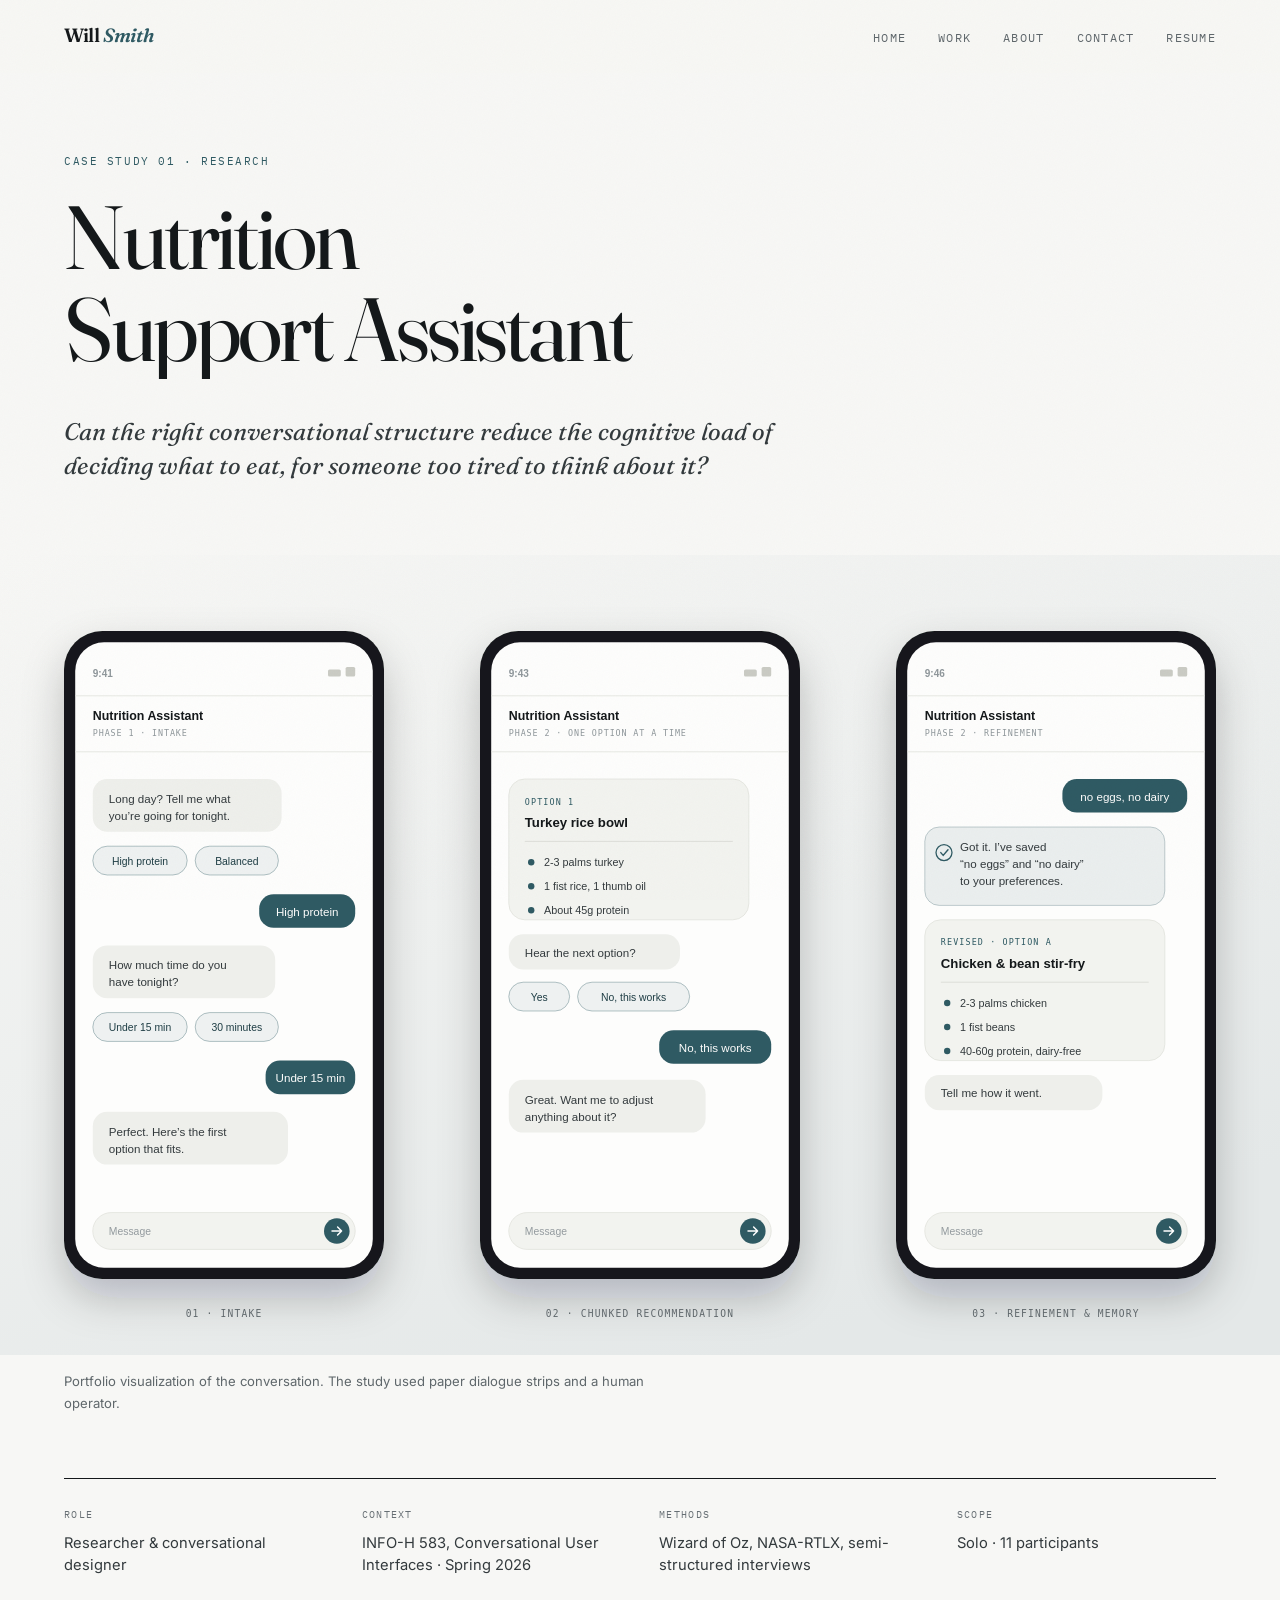
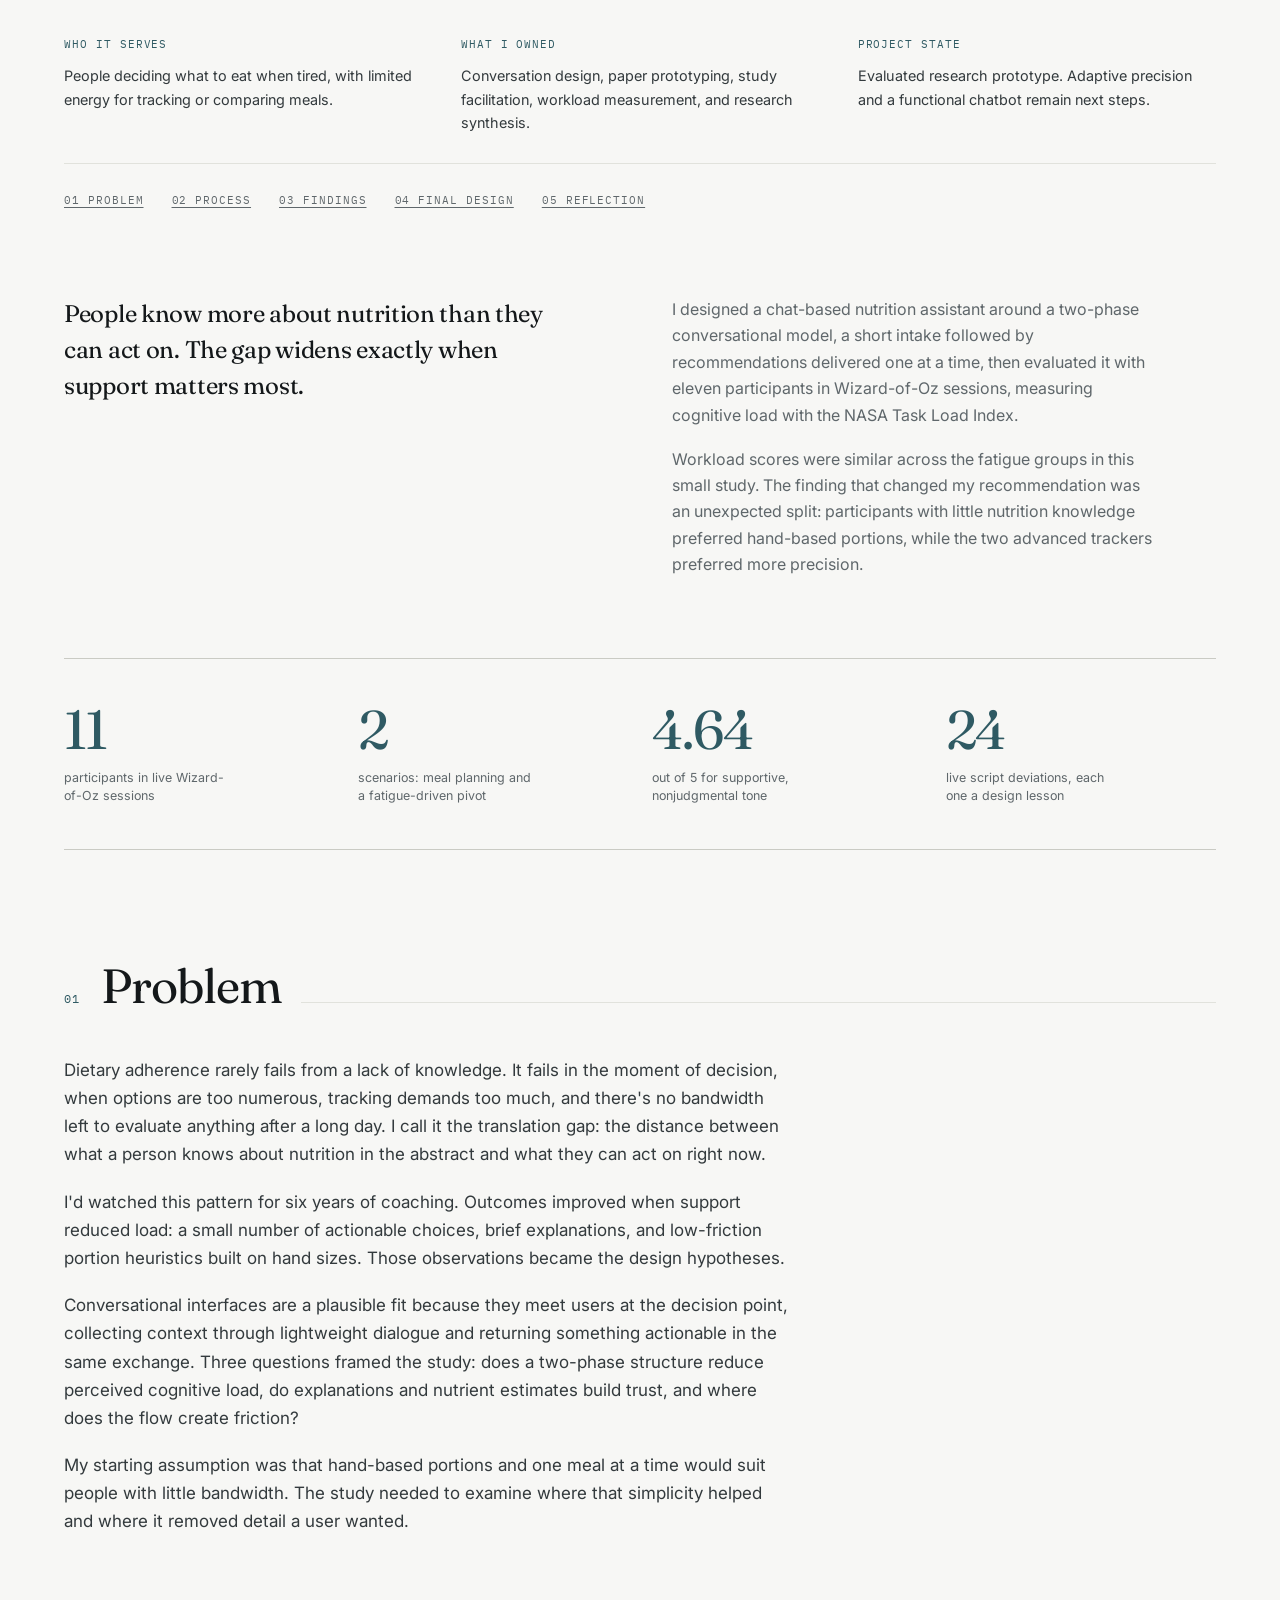
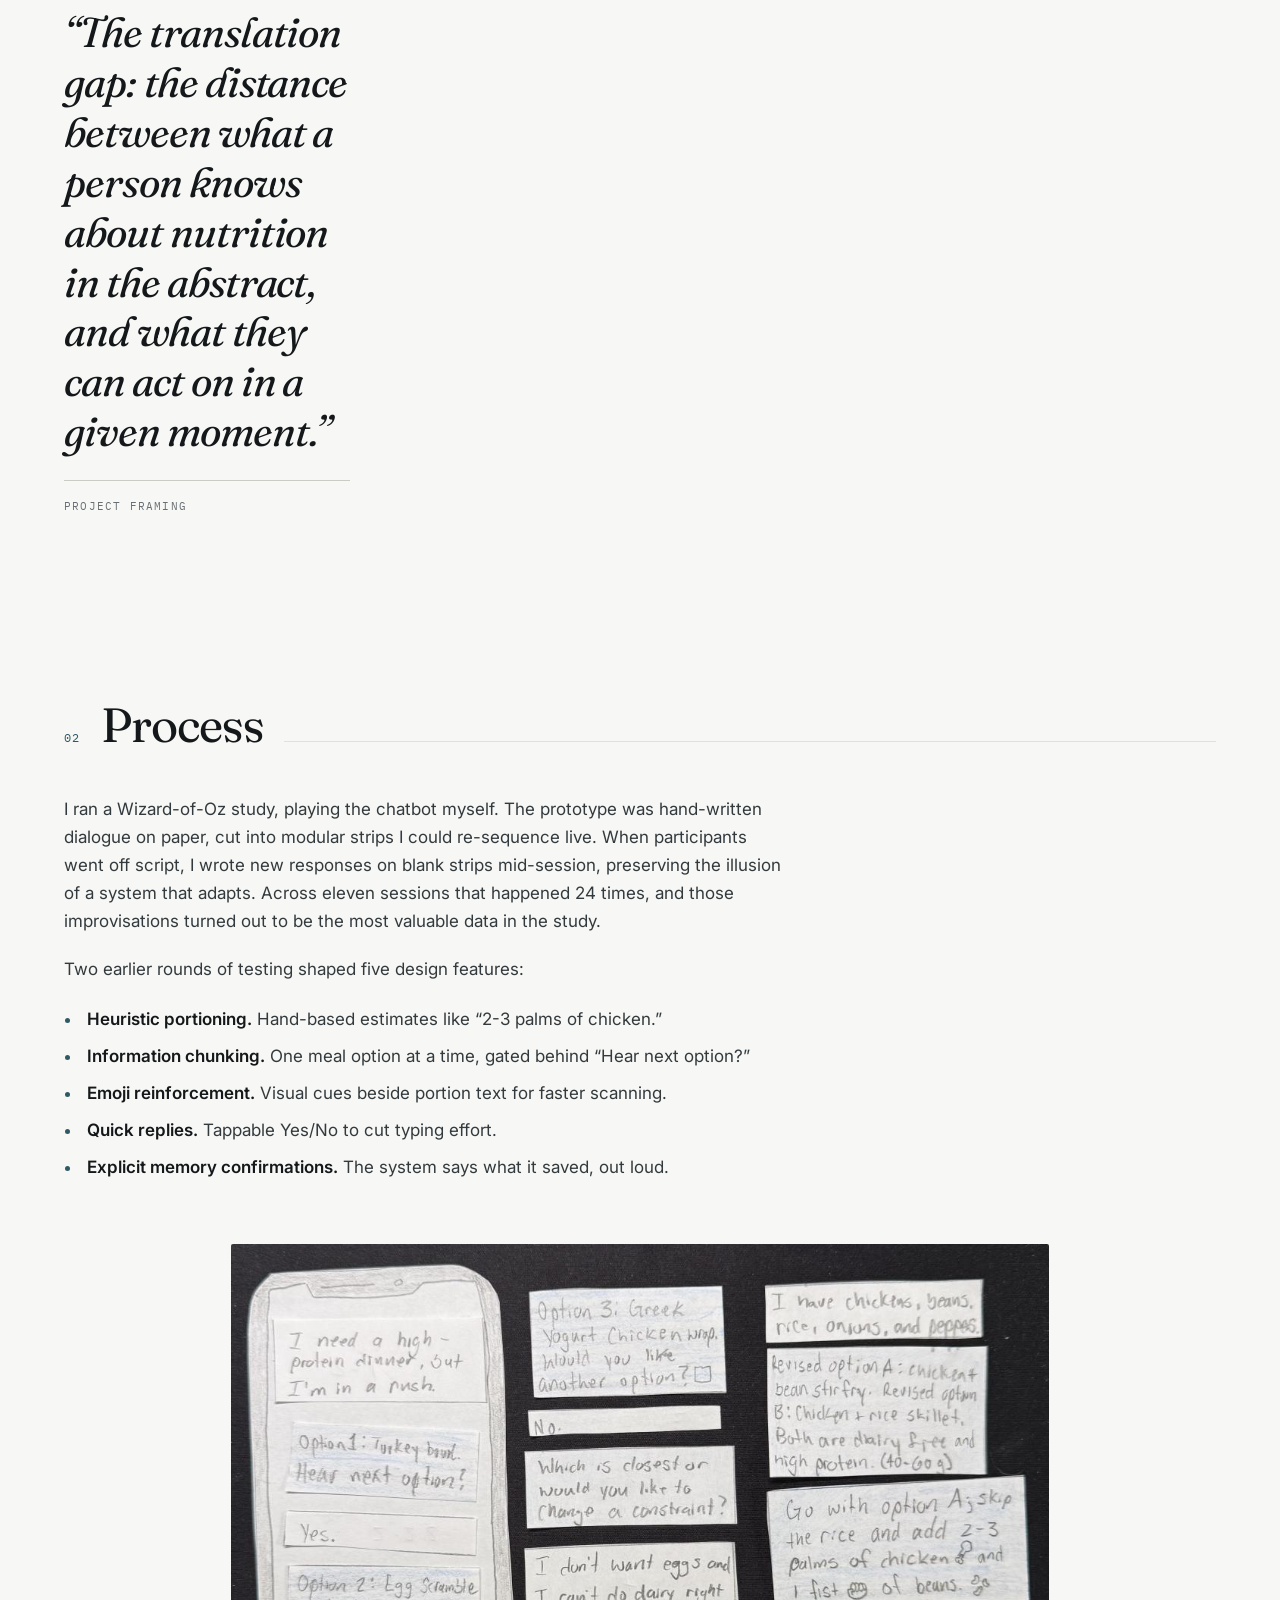
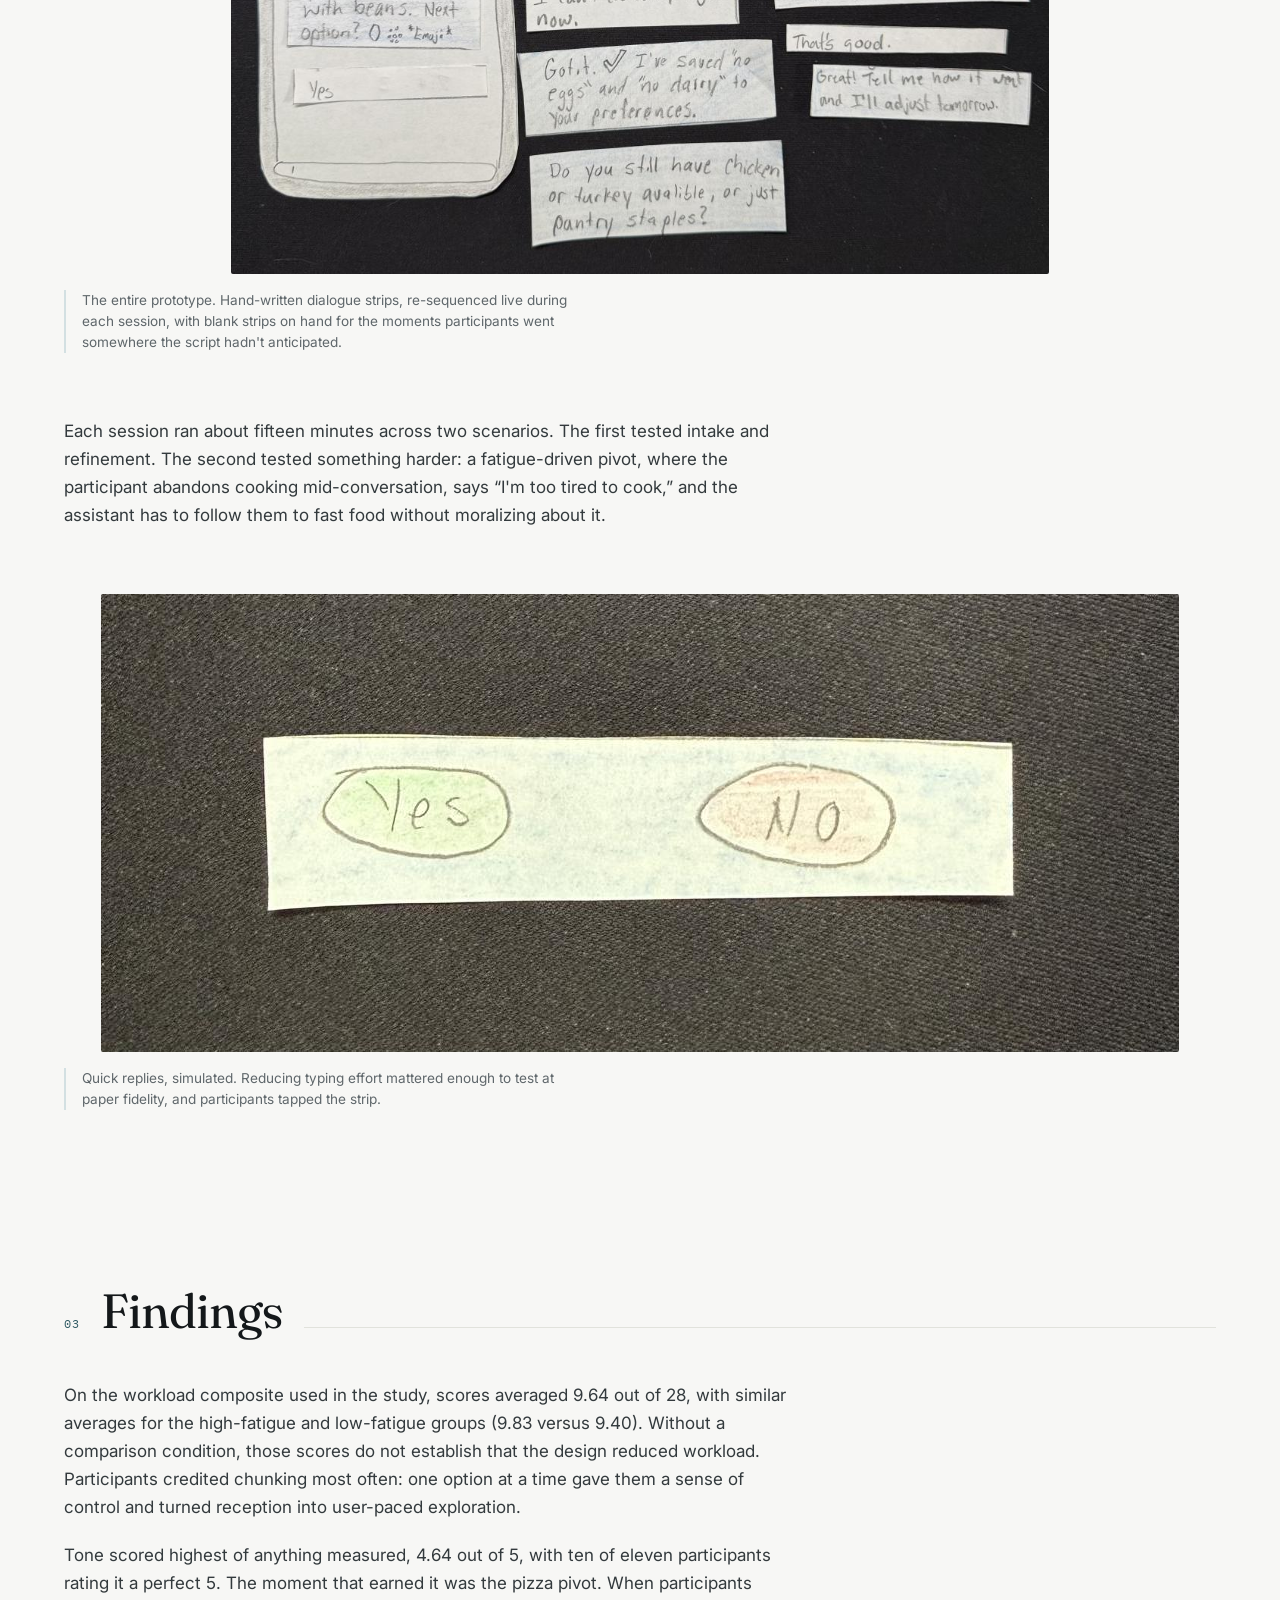
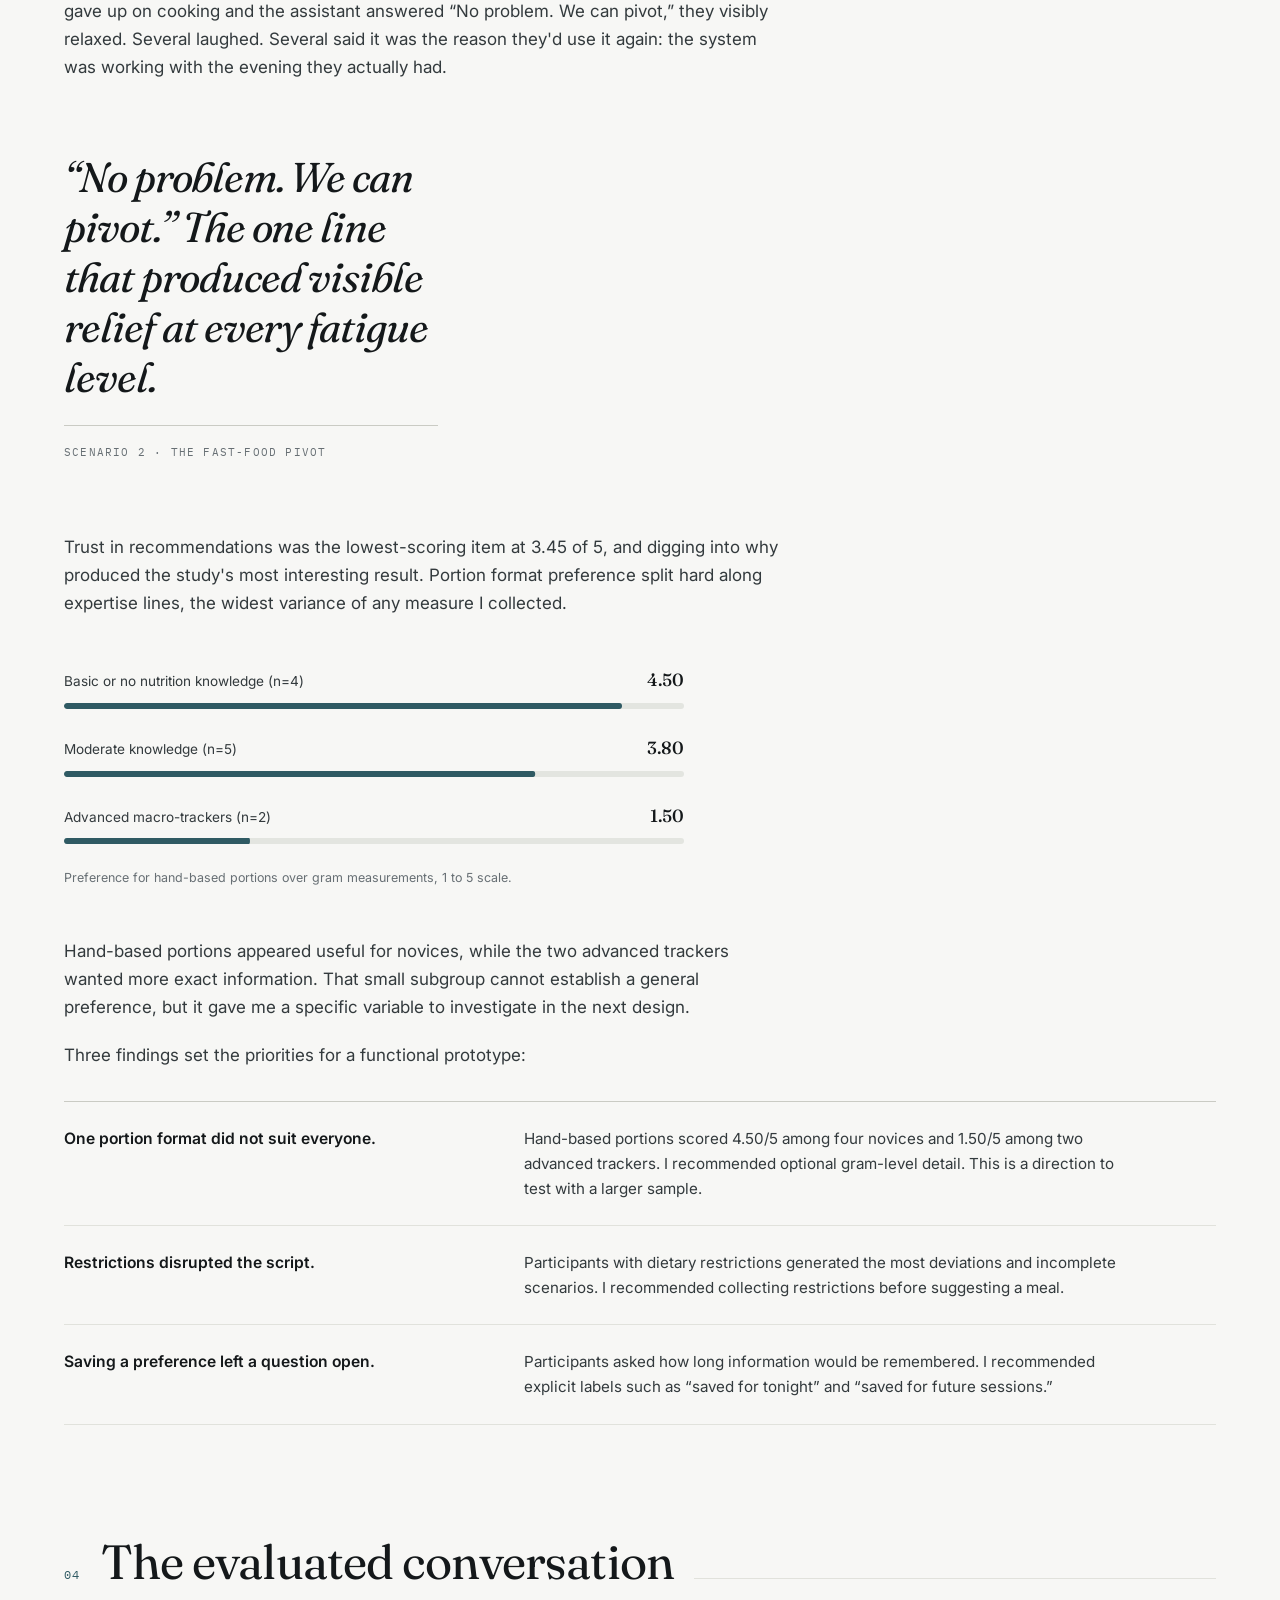
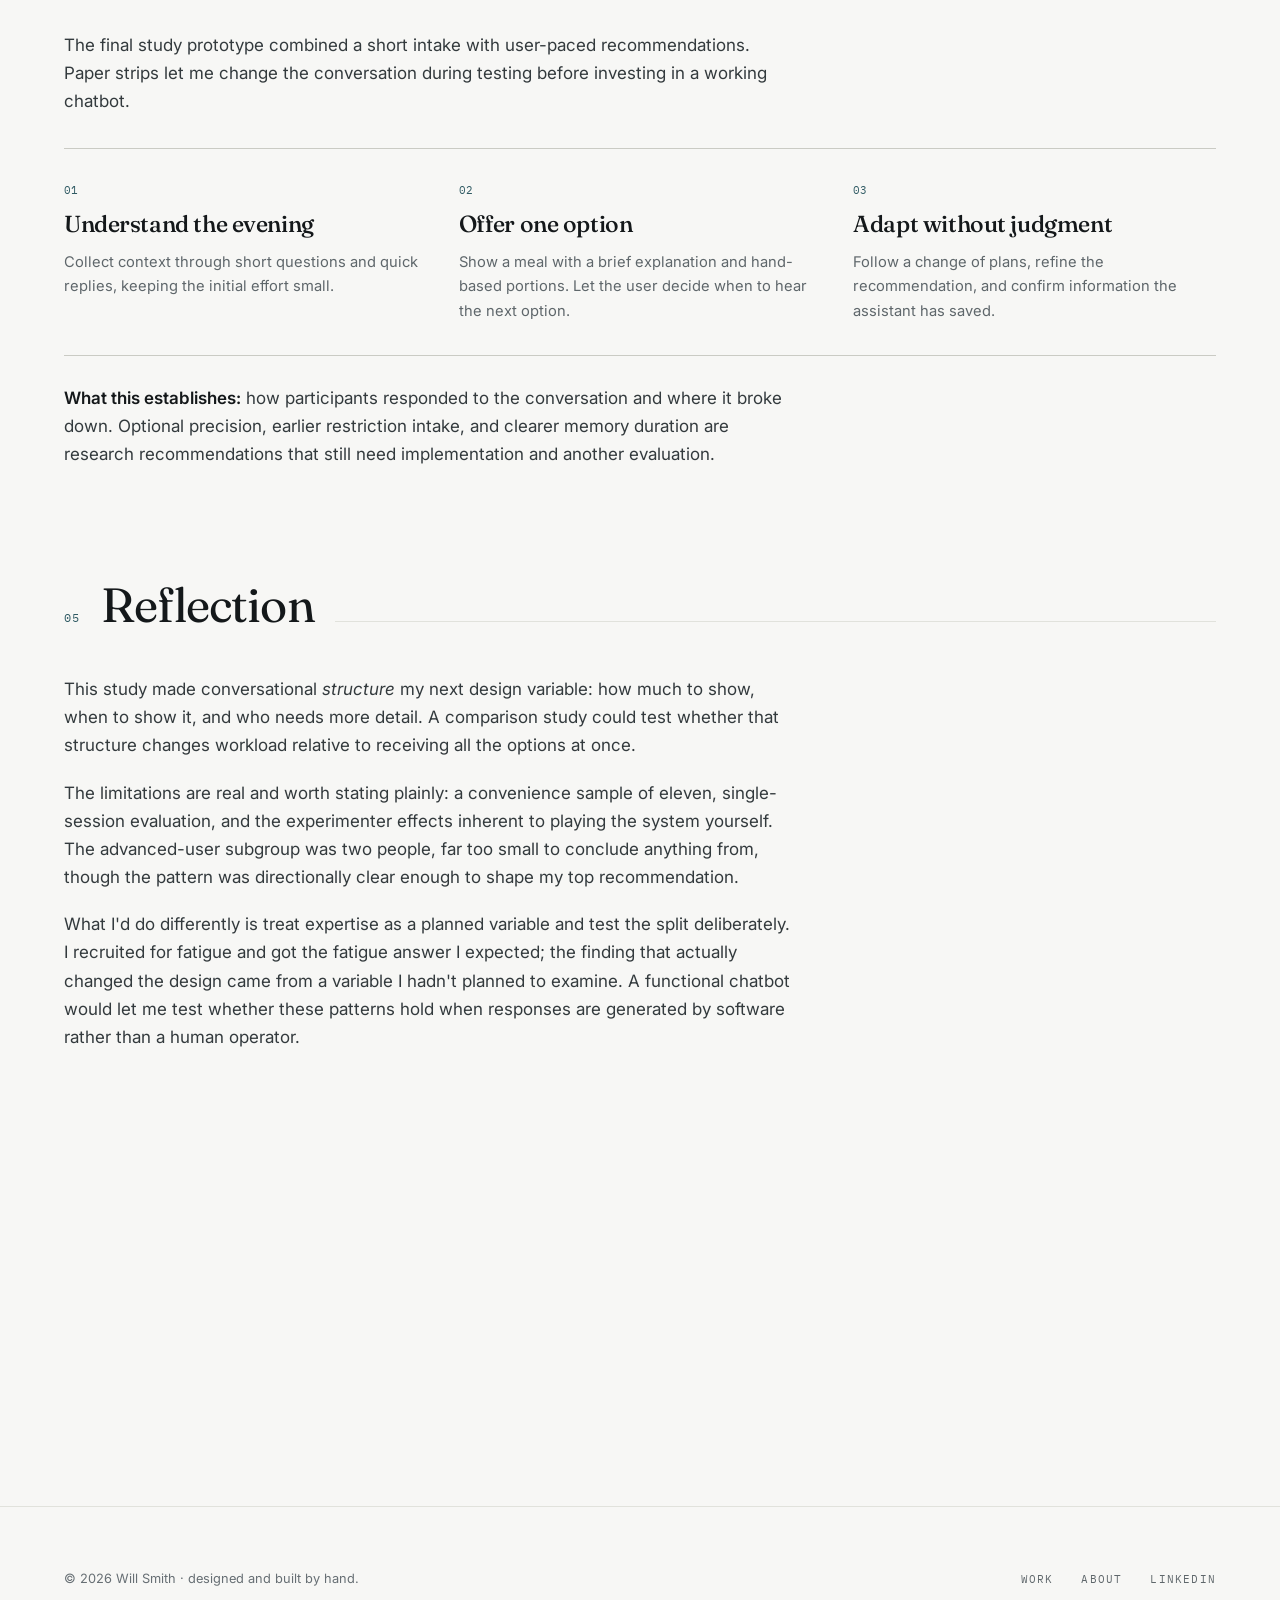
<file: nutrition-support-assistant.html>
<!DOCTYPE html>
<html lang="en">
<head>
<meta charset="UTF-8">
<meta name="viewport" content="width=device-width, initial-scale=1.0">
<title>Nutrition Support Assistant · Will Smith</title>
<meta name="description" content="A Wizard-of-Oz evaluation of a conversational nutrition assistant for fatigued users: eleven participants, NASA-TLX cognitive load measurement, and an expertise split that reframed the design.">
<link rel="canonical" href="https://willsmithux.github.io/nutrition-support-assistant.html">
<meta property="og:type" content="website">
<meta property="og:site_name" content="Will Smith">
<meta property="og:url" content="https://willsmithux.github.io/nutrition-support-assistant.html">
<meta property="og:title" content="Nutrition Support Assistant · Will Smith">
<meta property="og:description" content="A Wizard-of-Oz evaluation of a conversational nutrition assistant for fatigued users: eleven participants, NASA-TLX cognitive load measurement, and an expertise split that reframed the design.">
<meta property="og:image" content="https://willsmithux.github.io/img/og-image.png">
<meta property="og:image:width" content="1200">
<meta property="og:image:height" content="630">
<meta property="og:image:alt" content="Will Smith, HCI Researcher and Designer">
<meta name="twitter:card" content="summary_large_image">
<meta name="twitter:title" content="Nutrition Support Assistant · Will Smith">
<meta name="twitter:description" content="A Wizard-of-Oz evaluation of a conversational nutrition assistant for fatigued users: eleven participants, NASA-TLX cognitive load measurement, and an expertise split that reframed the design.">
<meta name="twitter:image" content="https://willsmithux.github.io/img/og-image.png">
<link rel="icon" href="data:image/svg+xml,%3Csvg xmlns='http://www.w3.org/2000/svg' viewBox='0 0 64 64'%3E%3Crect width='64' height='64' rx='14' fill='%232f5a63'/%3E%3Ctext x='32' y='45' font-family='Georgia,serif' font-size='36' fill='%23f7f7f5' text-anchor='middle'%3EW%3C/text%3E%3C/svg%3E">
<link rel="preconnect" href="https://fonts.googleapis.com">
<link rel="preconnect" href="https://fonts.gstatic.com" crossorigin>
<link href="https://fonts.googleapis.com/css2?family=Fraunces:ital,opsz,wght@0,9..144,300..700;1,9..144,300..700&family=IBM+Plex+Mono:wght@400;500&family=Inter:wght@400;500;600&display=swap" rel="stylesheet">
<link rel="stylesheet" href="css/style.css">
<noscript><style>[data-reveal]{opacity:1!important;transform:none!important}.mask>span{transform:none!important}</style></noscript>
</head>
<body>
<div class="progress"></div>

<header class="site-nav">
  <div class="wrap">
    <a class="wordmark" href="index.html">Will <em>Smith</em></a>
    <button class="nav-toggle" aria-label="Toggle navigation" aria-expanded="false">
      <span class="bar"></span><span class="bar"></span><span class="bar"></span>
    </button>
    <ul class="nav-links">
      <li><a href="index.html">Home</a></li>
      <li><a href="index.html#work">Work</a></li>
      <li><a href="about.html">About</a></li>
      <li><a href="contact.html">Contact</a></li>
      <li><a href="assets/Will-Smith-UX-Resume.pdf">Resume</a></li>
    </ul>
  </div>
</header>

<main>

  <div class="wrap">
    <header class="cs-head">
      <span class="kicker" data-reveal>Case Study 01 · Research</span>
      <h1 data-reveal="mask" style="--d:.06s">
        <span class="mask"><span>Nutrition</span></span>
        <span class="mask" style="--d:.12s"><span>Support Assistant</span></span>
      </h1>
      <p class="standfirst" data-reveal style="--d:.3s">
        Can the right conversational structure reduce the cognitive load of
        deciding what to eat, for someone too tired to think about it?
      </p>
    </header>
  </div>

  <div class="cs-hero-media" data-reveal style="--d:.4s">
    <img src="img/nutrition-mockup.svg" width="1600" height="1000"
         alt="Three phone screens showing the assistant's two-phase flow: intake with quick replies, a chunked meal recommendation using hand-based portions, and a refinement turn where dietary restrictions are confirmed and saved.">
  </div>

  <div class="wrap hero-caption">
    <p>Portfolio visualization of the conversation. The study used paper dialogue strips and a human operator.</p>
  </div>

  <div class="wrap">

    <dl class="meta-bar" data-reveal>
      <div><dt>Role</dt><dd>Researcher &amp; conversational designer</dd></div>
      <div><dt>Context</dt><dd>INFO-H 583, Conversational User Interfaces · Spring 2026</dd></div>
      <div><dt>Methods</dt><dd>Wizard of Oz, NASA-RTLX, semi-structured interviews</dd></div>
      <div><dt>Scope</dt><dd>Solo · 11 participants</dd></div>
    </dl>

    <dl class="project-brief" data-reveal>
      <div><dt>Who it serves</dt><dd>People deciding what to eat when tired, with limited energy for tracking or comparing meals.</dd></div>
      <div><dt>What I owned</dt><dd>Conversation design, paper prototyping, study facilitation, workload measurement, and research synthesis.</dd></div>
      <div><dt>Project state</dt><dd>Evaluated research prototype. Adaptive precision and a functional chatbot remain next steps.</dd></div>
    </dl>
    <nav class="case-nav" aria-label="Case study sections">
      <a href="#problem">01 Problem</a><a href="#process">02 Process</a><a href="#findings">03 Findings</a><a href="#final-design">04 Final design</a><a href="#reflection">05 Reflection</a>
    </nav>

    <div class="overview overview--split">
      <p data-reveal>
        People know more about nutrition than they can act on. The gap widens
        exactly when support matters most.
      </p>
      <div class="sub" data-reveal style="--d:.12s">
        <p>
          I designed a chat-based nutrition assistant around a two-phase
          conversational model, a short intake followed by recommendations
          delivered one at a time, then evaluated it with eleven participants in
          Wizard-of-Oz sessions, measuring cognitive load with the NASA Task
          Load Index.
        </p>
        <p>
          Workload scores were similar across the fatigue groups in this small
          study. The finding that changed my recommendation was an unexpected
          split: participants with little nutrition knowledge preferred hand-based
          portions, while the two advanced trackers preferred more precision.
        </p>
      </div>
    </div>

    <div class="stats" data-stagger="90" data-reveal>
      <div class="stat"><b>11</b><span>participants in live Wizard-of-Oz sessions</span></div>
      <div class="stat"><b>2</b><span>scenarios: meal planning and a fatigue-driven pivot</span></div>
      <div class="stat"><b>4.64</b><span>out of 5 for supportive, nonjudgmental tone</span></div>
      <div class="stat"><b>24</b><span>live script deviations, each one a design lesson</span></div>
    </div>

    <!-- 01 PROBLEM -->
    <section class="cs-section" id="problem">
      <div class="sec-label" data-reveal>
        <span class="sec-num">01</span><h2>Problem</h2><span class="rule"></span>
      </div>
      <div class="prose" data-reveal>
        <p>
          Dietary adherence rarely fails from a lack of knowledge. It fails in
          the moment of decision, when options are too numerous, tracking
          demands too much, and there's no bandwidth left to evaluate anything
          after a long day. I call it the translation gap: the distance between
          what a person knows about nutrition in the abstract and what they can
          act on right now.
        </p>
        <p>
          I'd watched this pattern for six years of coaching. Outcomes improved
          when support reduced load: a small number of actionable choices, brief
          explanations, and low-friction portion heuristics built on hand sizes.
          Those observations became the design hypotheses.
        </p>
        <p>
          Conversational interfaces are a plausible fit because they meet users
          at the decision point, collecting context through lightweight dialogue
          and returning something actionable in the same exchange. Three
          questions framed the study: does a two-phase structure reduce
          perceived cognitive load, do explanations and nutrient estimates build
          trust, and where does the flow create friction?
        </p>
        <p>
          My starting assumption was that hand-based portions and one meal at a
          time would suit people with little bandwidth. The study needed to
          examine where that simplicity helped and where it removed detail a user wanted.
        </p>
      </div>

      <blockquote class="pull" data-reveal>
        <p>&#8220;The translation gap: the distance between what a person knows about nutrition in the abstract, and what they can act on in a given moment.&#8221;</p>
        <cite>Project framing</cite>
      </blockquote>
    </section>

    <!-- 02 PROCESS -->
    <section class="cs-section" id="process">
      <div class="sec-label" data-reveal>
        <span class="sec-num">02</span><h2>Process</h2><span class="rule"></span>
      </div>
      <div class="prose" data-reveal>
        <p>
          I ran a Wizard-of-Oz study, playing the chatbot myself. The prototype
          was hand-written dialogue on paper, cut into modular strips I could
          re-sequence live. When participants went off script, I wrote new
          responses on blank strips mid-session, preserving the illusion of a
          system that adapts. Across eleven sessions that happened 24 times, and
          those improvisations turned out to be the most valuable data in the
          study.
        </p>
        <p>Two earlier rounds of testing shaped five design features:</p>
        <ul>
          <li><strong>Heuristic portioning.</strong> Hand-based estimates like &#8220;2-3 palms of chicken.&#8221;</li>
          <li><strong>Information chunking.</strong> One meal option at a time, gated behind &#8220;Hear next option?&#8221;</li>
          <li><strong>Emoji reinforcement.</strong> Visual cues beside portion text for faster scanning.</li>
          <li><strong>Quick replies.</strong> Tappable Yes/No to cut typing effort.</li>
          <li><strong>Explicit memory confirmations.</strong> The system says what it saved, out loud.</li>
        </ul>
      </div>

      <figure class="fig" data-reveal>
        <div class="frame"><img src="img/nutrition-woz-strips.png" width="1080" height="831" loading="lazy"
             alt="The Wizard-of-Oz prototype: a hand-drawn phone outline and roughly twenty hand-written dialogue strips arranged on a black surface, showing a full conversation from intake through revised recommendations."></div>
        <figcaption>The entire prototype. Hand-written dialogue strips, re-sequenced live during each session, with blank strips on hand for the moments participants went somewhere the script hadn't anticipated.</figcaption>
      </figure>

      <div class="prose" data-reveal>
        <p>
          Each session ran about fifteen minutes across two scenarios. The first
          tested intake and refinement. The second tested something harder: a
          fatigue-driven pivot, where the participant abandons cooking
          mid-conversation, says &#8220;I'm too tired to cook,&#8221; and the assistant has
          to follow them to fast food without moralizing about it.
        </p>
      </div>

      <figure class="fig" data-reveal>
        <div class="frame"><img src="img/nutrition-woz-strips-2.png" width="1078" height="458" loading="lazy"
             alt="A single paper strip showing hand-drawn Yes and No buttons, used to simulate tappable quick replies."></div>
        <figcaption>Quick replies, simulated. Reducing typing effort mattered enough to test at paper fidelity, and participants tapped the strip.</figcaption>
      </figure>
    </section>

    <!-- 03 FINDINGS -->
    <section class="cs-section" id="findings">
      <div class="sec-label" data-reveal>
        <span class="sec-num">03</span><h2>Findings</h2><span class="rule"></span>
      </div>
      <div class="prose" data-reveal>
        <p>
          On the workload composite used in the study, scores averaged 9.64 out
          of 28, with similar averages for the high-fatigue and low-fatigue groups
          (9.83 versus 9.40). Without a comparison condition, those scores do not
          establish that the design reduced workload. Participants credited
          chunking most often: one option at a time gave them a sense of control
          and turned reception into user-paced exploration.
        </p>
        <p>
          Tone scored highest of anything measured, 4.64 out of 5, with ten of
          eleven participants rating it a perfect 5. The moment that earned it
          was the pizza pivot. When participants gave up on cooking and the
          assistant answered &#8220;No problem. We can pivot,&#8221; they visibly relaxed.
          Several laughed. Several said it was the reason they'd use it again:
          the system was working with the evening they actually had.
        </p>
      </div>

      <blockquote class="pull pull--wide" data-reveal>
        <p>&#8220;No problem. We can pivot.&#8221; The one line that produced visible relief at every fatigue level.</p>
        <cite>Scenario 2 · the fast-food pivot</cite>
      </blockquote>

      <div class="prose" data-reveal>
        <p>
          Trust in recommendations was the lowest-scoring item at 3.45 of 5, and
          digging into why produced the study's most interesting result. Portion
          format preference split hard along expertise lines, the widest
          variance of any measure I collected.
        </p>
      </div>

      <div class="bars" data-reveal>
        <div class="bar-row">
          <div class="bl"><span>Basic or no nutrition knowledge (n=4)</span><b>4.50</b></div>
          <div class="bar-track"><div class="bar-fill" style="--v:.90"></div></div>
        </div>
        <div class="bar-row">
          <div class="bl"><span>Moderate knowledge (n=5)</span><b>3.80</b></div>
          <div class="bar-track"><div class="bar-fill" style="--v:.76; --d:.12s"></div></div>
        </div>
        <div class="bar-row">
          <div class="bl"><span>Advanced macro-trackers (n=2)</span><b>1.50</b></div>
          <div class="bar-track"><div class="bar-fill" style="--v:.30; --d:.24s"></div></div>
        </div>
        <p class="bar-note">Preference for hand-based portions over gram measurements, 1 to 5 scale.</p>
      </div>

      <div class="prose" data-reveal>
        <p>
          Hand-based portions appeared useful for novices, while the two advanced
          trackers wanted more exact information. That small subgroup cannot
          establish a general preference, but it gave me a specific variable
          to investigate in the next design.
        </p>
        <p>Three findings set the priorities for a functional prototype:</p>
      </div>
      <dl class="decision-list" data-reveal>
        <div><dt>One portion format did not suit everyone.</dt><dd>Hand-based portions scored 4.50/5 among four novices and 1.50/5 among two advanced trackers. I recommended optional gram-level detail. This is a direction to test with a larger sample.</dd></div>
        <div><dt>Restrictions disrupted the script.</dt><dd>Participants with dietary restrictions generated the most deviations and incomplete scenarios. I recommended collecting restrictions before suggesting a meal.</dd></div>
        <div><dt>Saving a preference left a question open.</dt><dd>Participants asked how long information would be remembered. I recommended explicit labels such as “saved for tonight” and “saved for future sessions.”</dd></div>
      </dl>
    </section>

    <section class="cs-section" id="final-design">
      <div class="sec-label" data-reveal>
        <span class="sec-num">04</span><h2>The evaluated conversation</h2><span class="rule"></span>
      </div>
      <div class="prose" data-reveal>
        <p>The final study prototype combined a short intake with user-paced recommendations. Paper strips let me change the conversation during testing before investing in a working chatbot.</p>
      </div>
      <ol class="design-stages" data-reveal>
        <li><h3>Understand the evening</h3><p>Collect context through short questions and quick replies, keeping the initial effort small.</p></li>
        <li><h3>Offer one option</h3><p>Show a meal with a brief explanation and hand-based portions. Let the user decide when to hear the next option.</p></li>
        <li><h3>Adapt without judgment</h3><p>Follow a change of plans, refine the recommendation, and confirm information the assistant has saved.</p></li>
      </ol>
      <div class="prose" data-reveal>
        <p><strong>What this establishes:</strong> how participants responded to the conversation and where it broke down. Optional precision, earlier restriction intake, and clearer memory duration are research recommendations that still need implementation and another evaluation.</p>
      </div>
    </section>

    <!-- 05 REFLECTION -->
    <section class="cs-section" id="reflection">
      <div class="sec-label" data-reveal>
        <span class="sec-num">05</span><h2>Reflection</h2><span class="rule"></span>
      </div>
      <div class="prose" data-reveal>
        <p>
          This study made conversational <em>structure</em> my next design
          variable: how much to show, when to show it, and who needs more detail.
          A comparison study could test whether that structure changes workload
          relative to receiving all the options at once.
        </p>
        <p>
          The limitations are real and worth stating plainly: a convenience
          sample of eleven, single-session evaluation, and the experimenter
          effects inherent to playing the system yourself. The advanced-user
          subgroup was two people, far too small to conclude anything from,
          though the pattern was directionally clear enough to shape my top
          recommendation.
        </p>
        <p>
          What I'd do differently is treat expertise as a planned variable and
          test the split deliberately. I recruited for fatigue and got the
          fatigue answer I expected; the finding that actually changed the
          design came from a variable I hadn't planned to examine. A functional
          chatbot would let me test whether these patterns hold when responses
          are generated by software rather than a human operator.
        </p>
      </div>
    </section>

    <nav class="cs-next" data-reveal aria-label="Next case study">
      <a href="wind-down-ar-glasses.html">
        <span class="title">Wind-Down Smart Glasses</span>
        <span class="dir">Next · Prototyping →</span>
      </a>
    </nav>

  </div>
</main>

<footer class="site-footer">
  <div class="wrap">
    <p>© <span id="year"></span> Will Smith · designed and built by hand.</p>
    <ul class="footer-links">
      <li><a href="index.html#work">Work</a></li>
      <li><a href="about.html">About</a></li>
      <li><a href="https://www.linkedin.com/in/willsmith8418/" target="_blank" rel="noopener">LinkedIn</a></li>
    </ul>
  </div>
</footer>

<script src="js/main.js"></script>
</body>
</html>
</file>
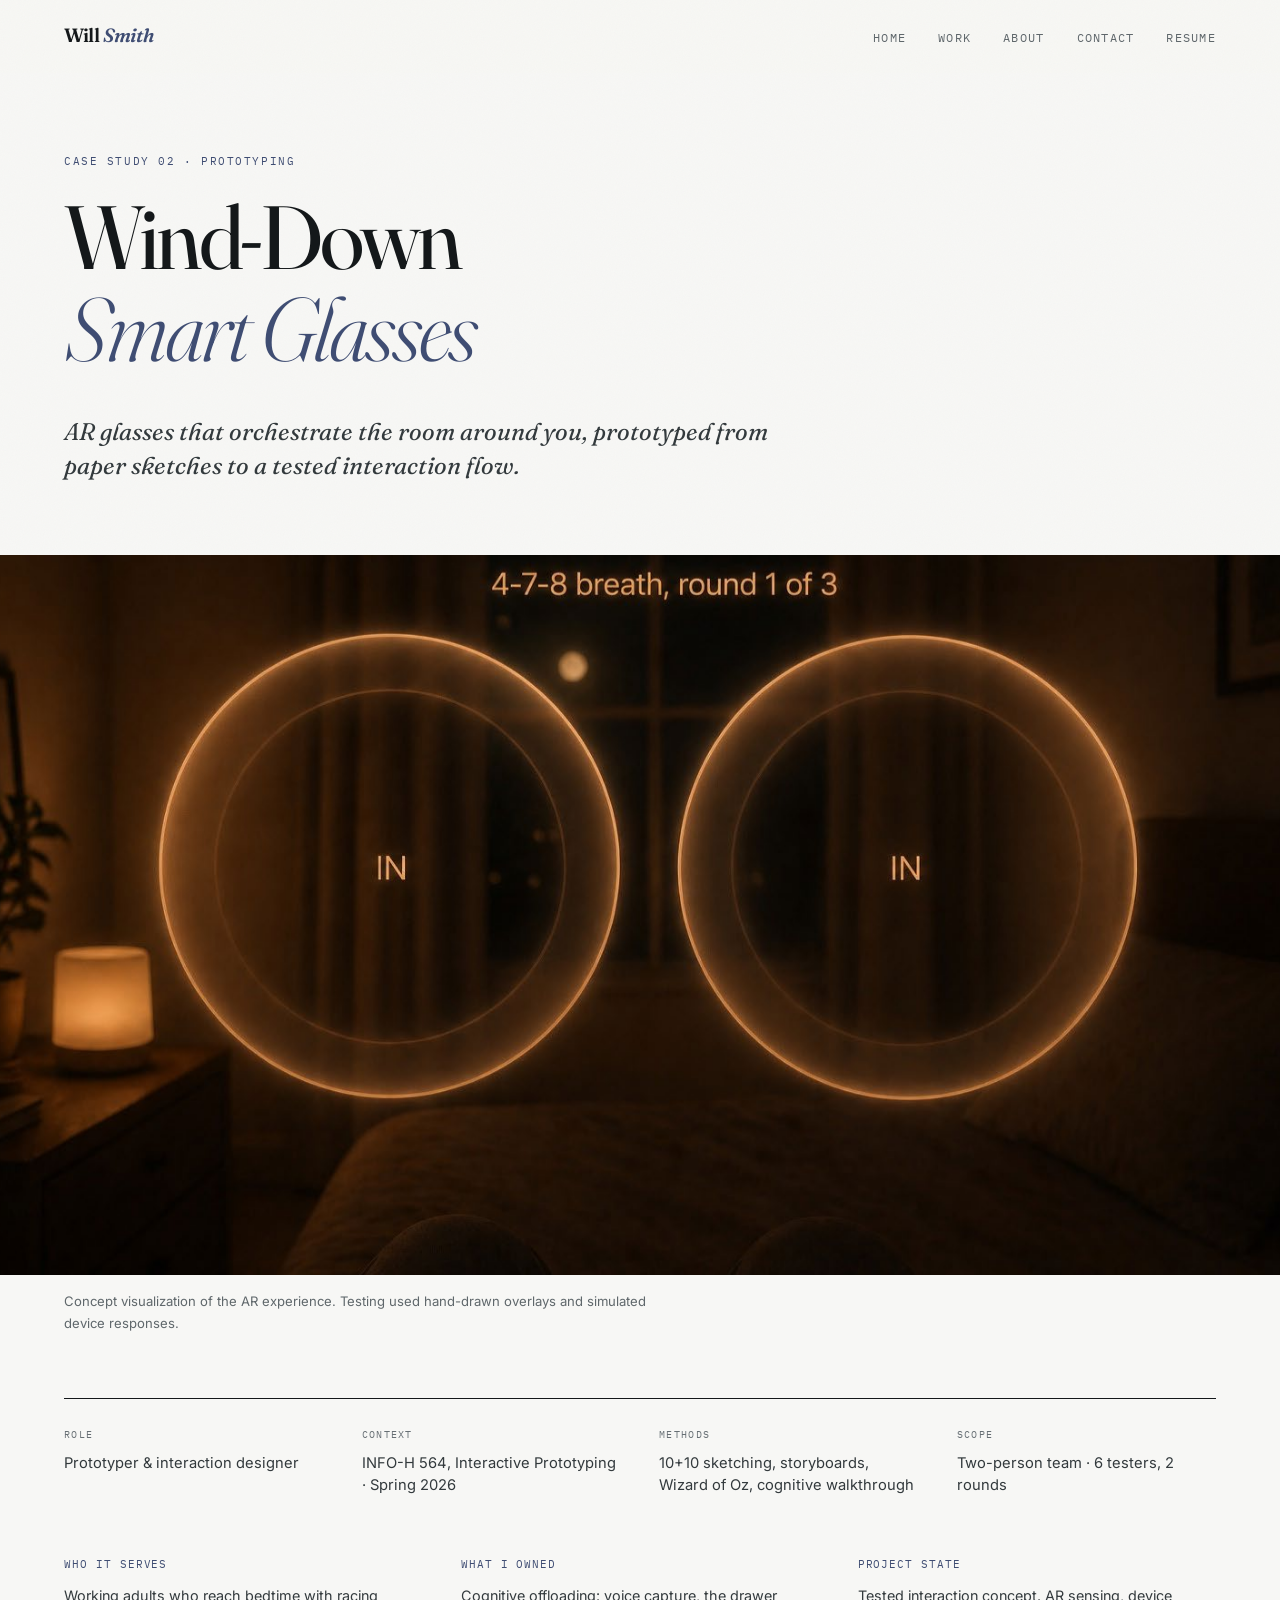
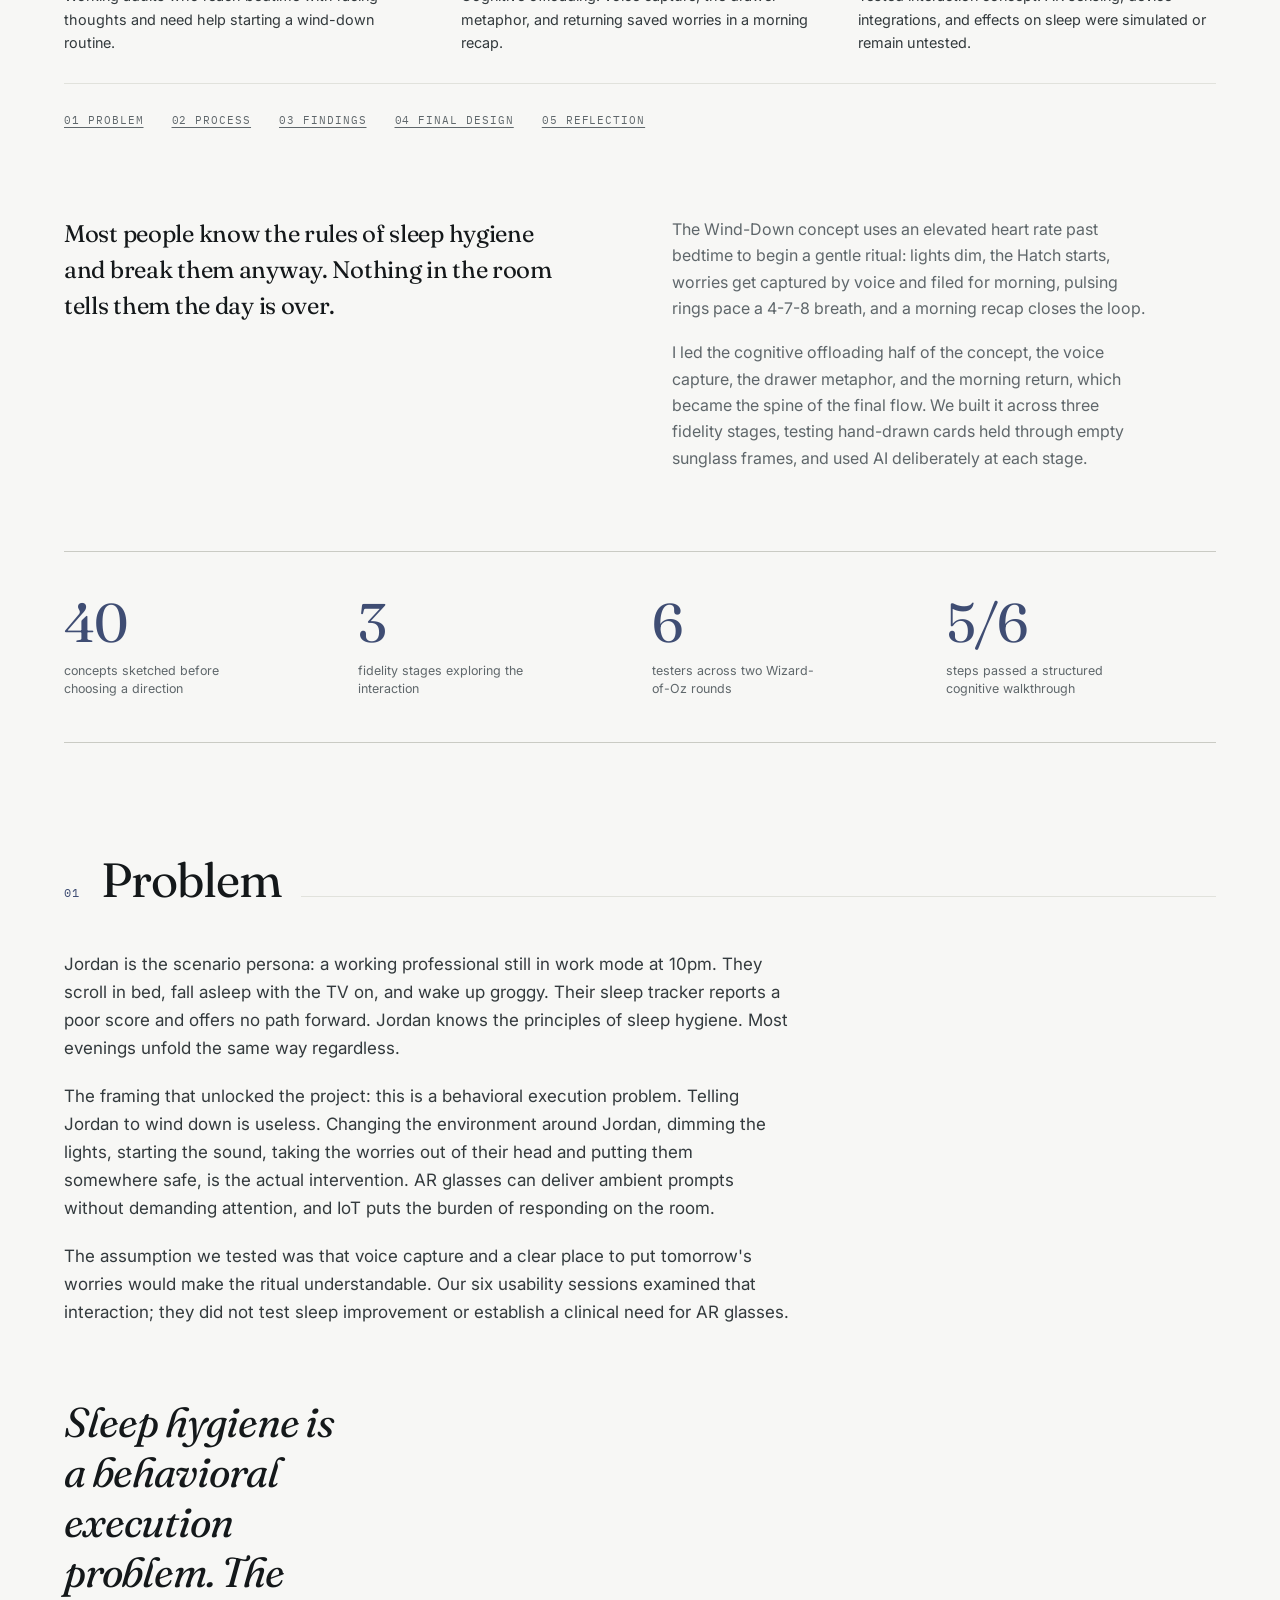
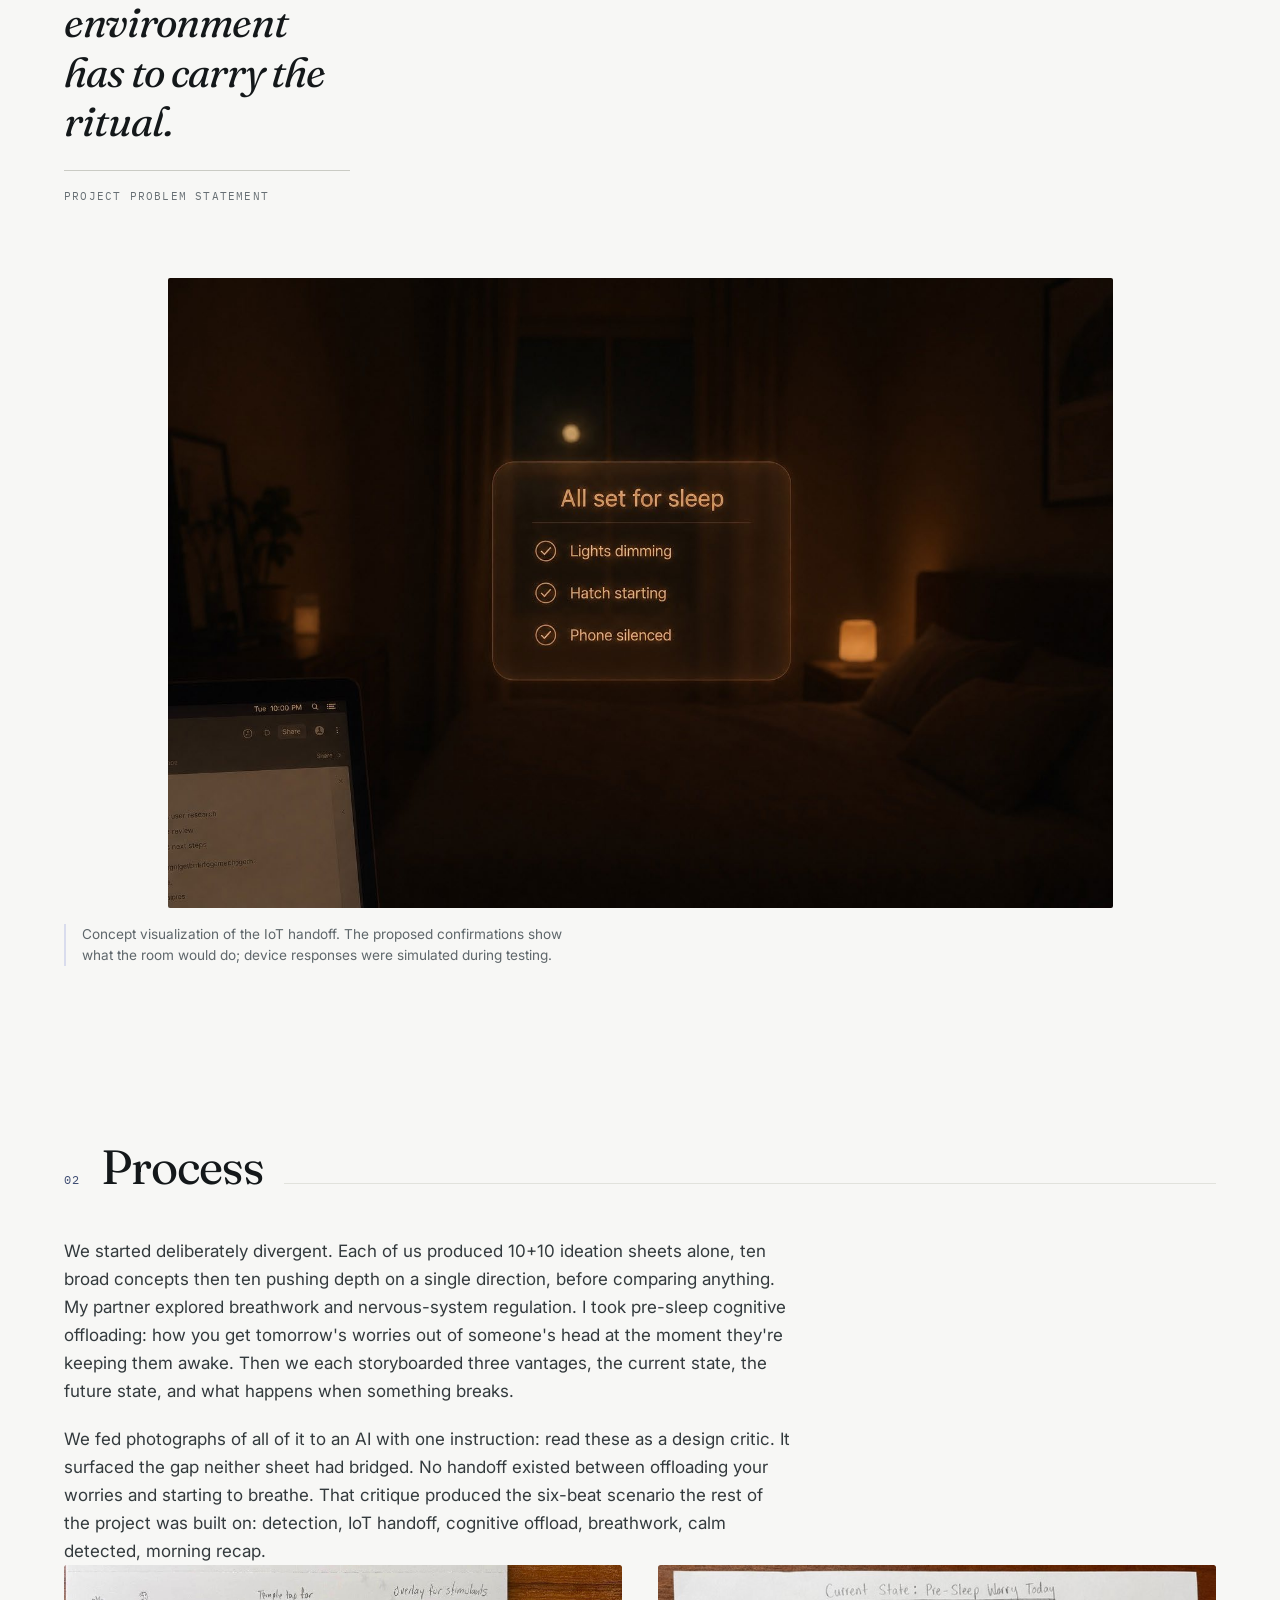
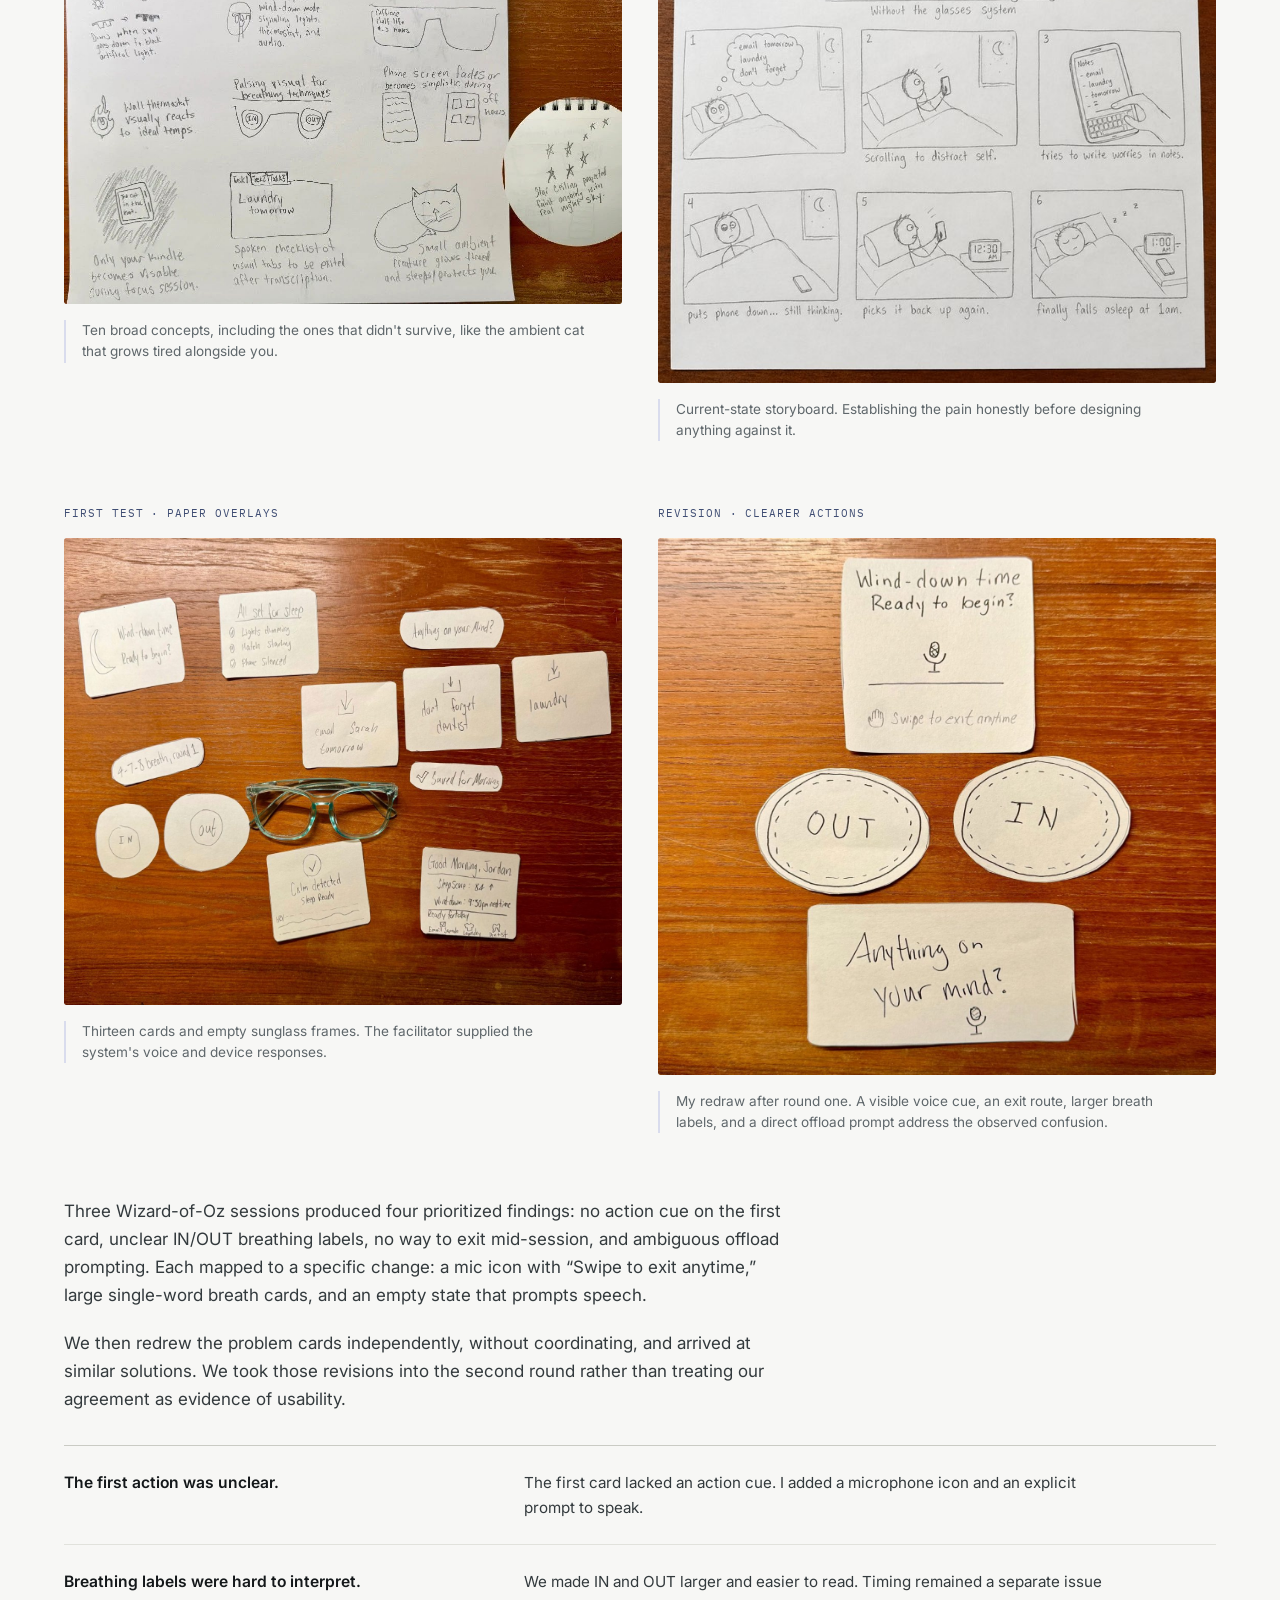
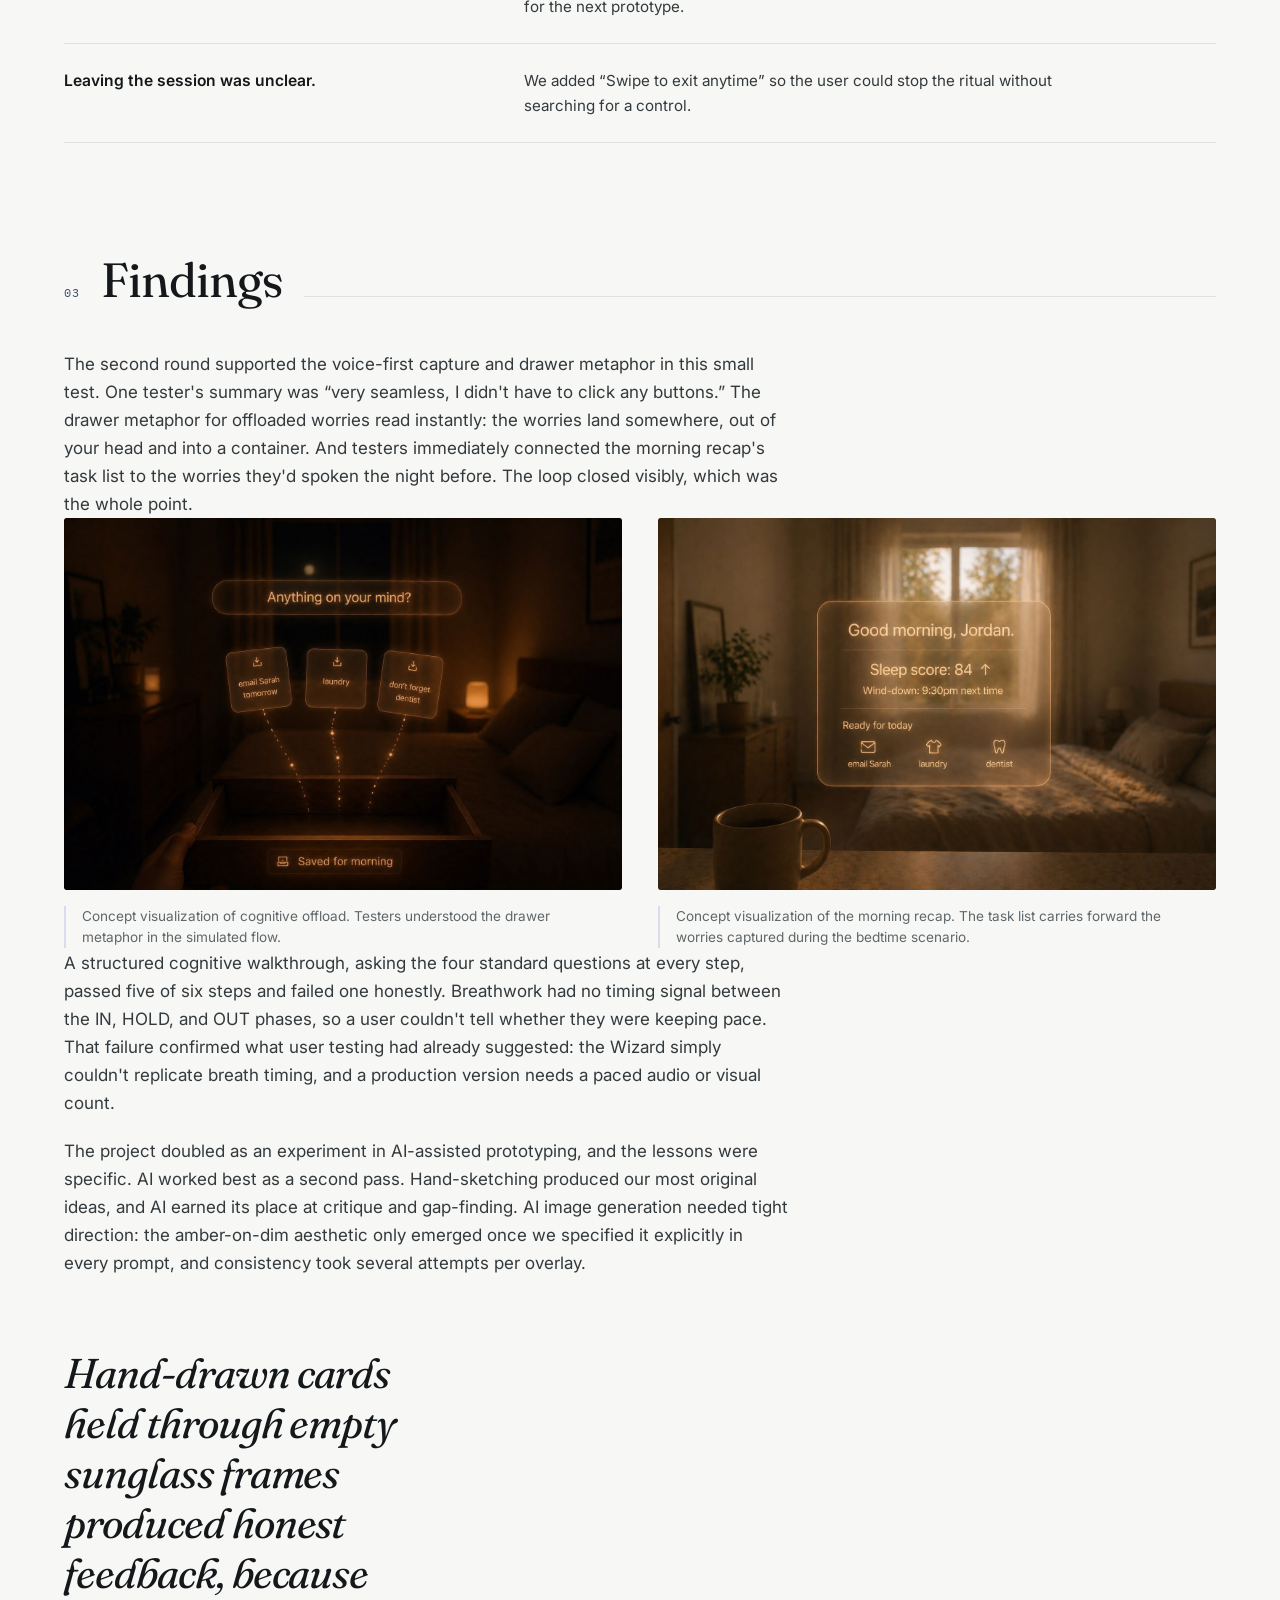
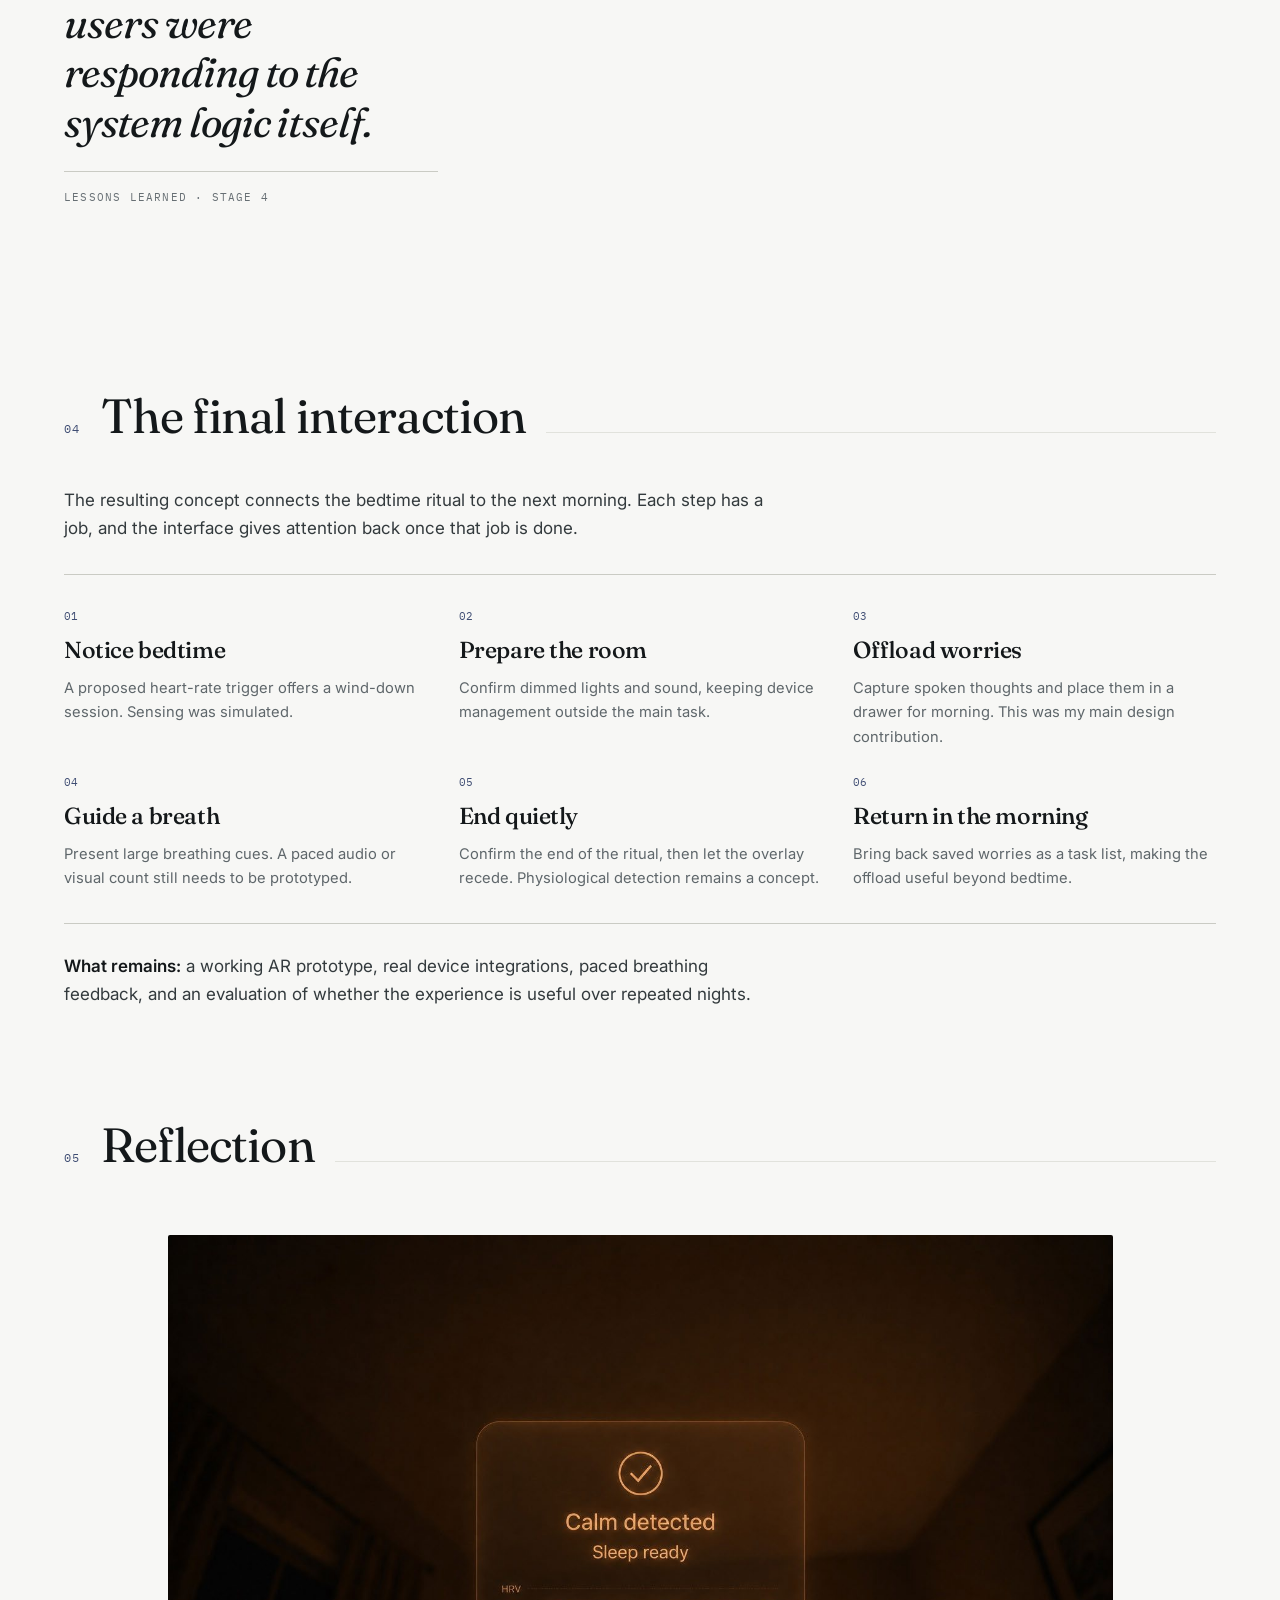
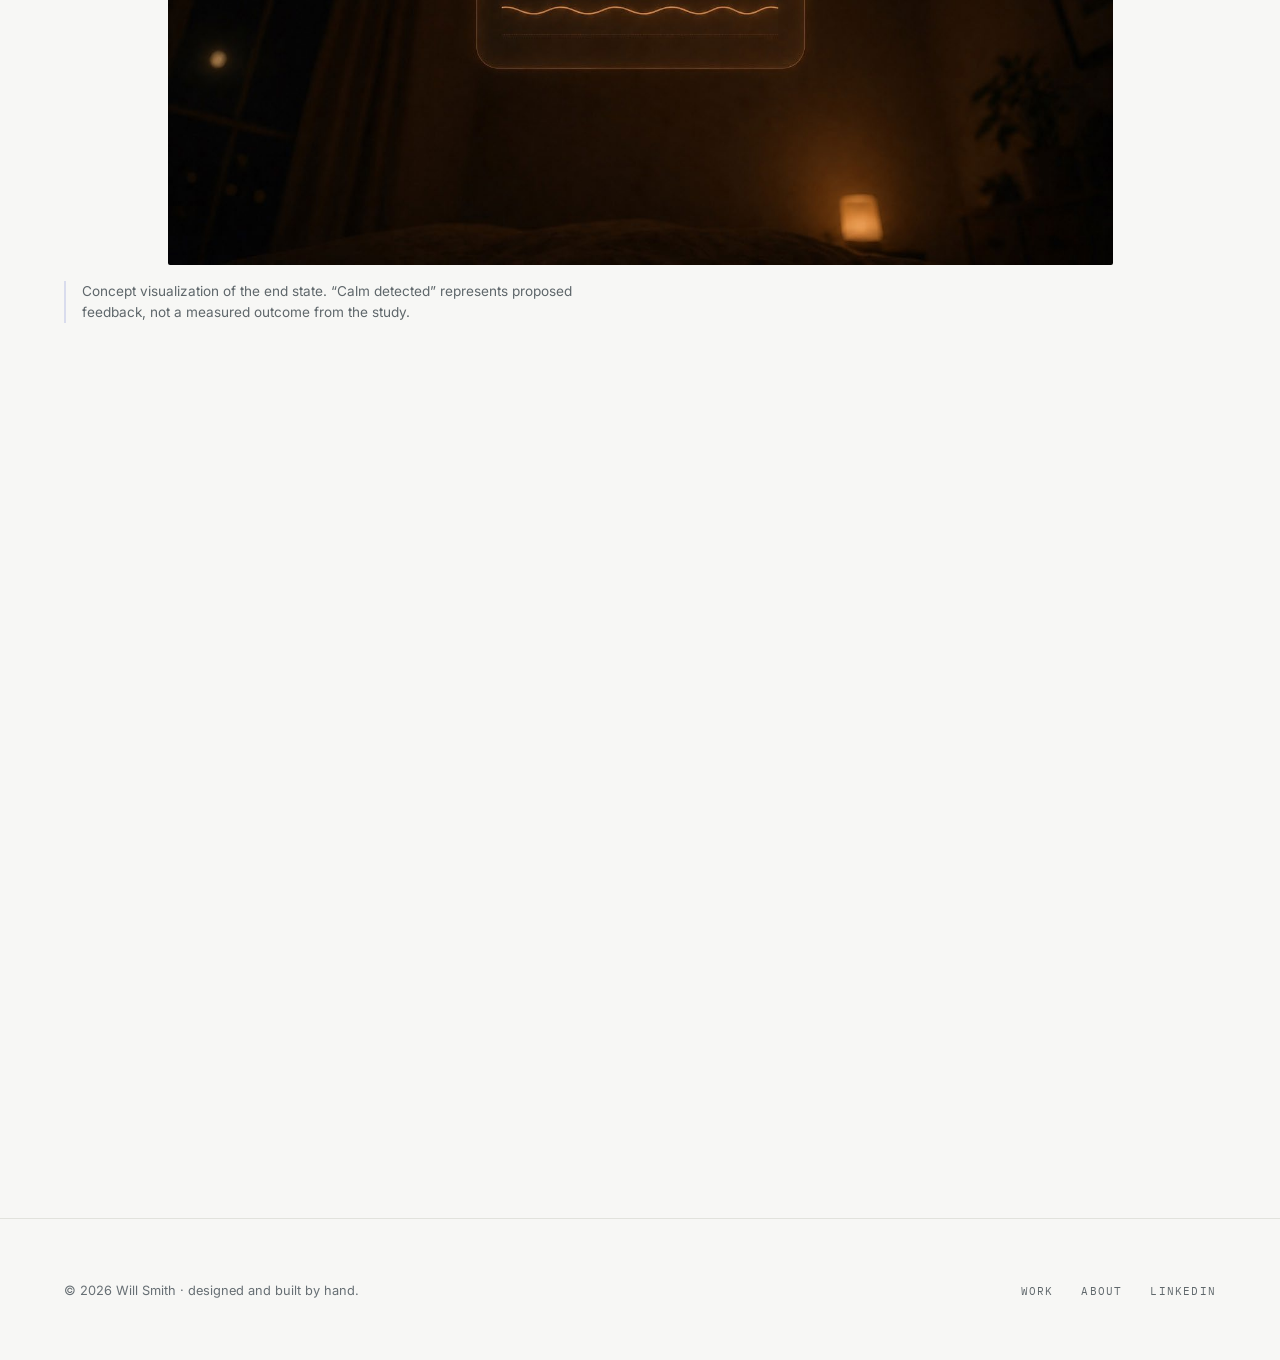
<file: wind-down-ar-glasses.html>
<!DOCTYPE html>
<html lang="en">
<head>
<meta charset="UTF-8">
<meta name="viewport" content="width=device-width, initial-scale=1.0">
<title>Wind-Down Smart Glasses · Will Smith</title>
<meta name="description" content="Prototyping AR smart glasses for sleep hygiene, from 10+10 sketches through Wizard-of-Oz testing to a cognitive walkthrough, using AI as a design critic.">
<link rel="canonical" href="https://willsmithux.github.io/wind-down-ar-glasses.html">
<meta property="og:type" content="website">
<meta property="og:site_name" content="Will Smith">
<meta property="og:url" content="https://willsmithux.github.io/wind-down-ar-glasses.html">
<meta property="og:title" content="Wind-Down Smart Glasses · Will Smith">
<meta property="og:description" content="Prototyping AR smart glasses for sleep hygiene, from 10+10 sketches through Wizard-of-Oz testing to a cognitive walkthrough, using AI as a design critic.">
<meta property="og:image" content="https://willsmithux.github.io/img/og-image.png">
<meta property="og:image:width" content="1200">
<meta property="og:image:height" content="630">
<meta property="og:image:alt" content="Will Smith, HCI Researcher and Designer">
<meta name="twitter:card" content="summary_large_image">
<meta name="twitter:title" content="Wind-Down Smart Glasses · Will Smith">
<meta name="twitter:description" content="Prototyping AR smart glasses for sleep hygiene, from 10+10 sketches through Wizard-of-Oz testing to a cognitive walkthrough, using AI as a design critic.">
<meta name="twitter:image" content="https://willsmithux.github.io/img/og-image.png">
<link rel="icon" href="data:image/svg+xml,%3Csvg xmlns='http://www.w3.org/2000/svg' viewBox='0 0 64 64'%3E%3Crect width='64' height='64' rx='14' fill='%233f4d73'/%3E%3Ctext x='32' y='45' font-family='Georgia,serif' font-size='36' fill='%23f7f7f5' text-anchor='middle'%3EW%3C/text%3E%3C/svg%3E">
<link rel="preconnect" href="https://fonts.googleapis.com">
<link rel="preconnect" href="https://fonts.gstatic.com" crossorigin>
<link href="https://fonts.googleapis.com/css2?family=Fraunces:ital,opsz,wght@0,9..144,300..700;1,9..144,300..700&family=IBM+Plex+Mono:wght@400;500&family=Inter:wght@400;500;600&display=swap" rel="stylesheet">
<link rel="stylesheet" href="css/style.css">
<noscript><style>[data-reveal]{opacity:1!important;transform:none!important}.mask>span{transform:none!important}</style></noscript>
</head>
<body data-accent="dusk">
<div class="progress"></div>

<header class="site-nav">
  <div class="wrap">
    <a class="wordmark" href="index.html">Will <em>Smith</em></a>
    <button class="nav-toggle" aria-label="Toggle navigation" aria-expanded="false">
      <span class="bar"></span><span class="bar"></span><span class="bar"></span>
    </button>
    <ul class="nav-links">
      <li><a href="index.html">Home</a></li>
      <li><a href="index.html#work">Work</a></li>
      <li><a href="about.html">About</a></li>
      <li><a href="contact.html">Contact</a></li>
      <li><a href="assets/Will-Smith-UX-Resume.pdf">Resume</a></li>
    </ul>
  </div>
</header>

<main>

  <div class="wrap">
    <header class="cs-head">
      <span class="kicker" data-reveal>Case Study 02 · Prototyping</span>
      <h1 data-reveal="mask" style="--d:.06s">
        <span class="mask"><span>Wind-Down</span></span>
        <span class="mask" style="--d:.12s"><span><em>Smart Glasses</em></span></span>
      </h1>
      <p class="standfirst" data-reveal style="--d:.3s">
        AR glasses that orchestrate the room around you, prototyped from paper
        sketches to a tested interaction flow.
      </p>
    </header>
  </div>

  <div class="cs-hero-media cs-hero-media--tall" data-parallax data-reveal style="--d:.4s">
    <img src="img/windown-breathwork.png" width="1536" height="1024"
         alt="Two large glowing amber rings labelled IN float in a dark bedroom, with the caption four-seven-eight breath, round one of three.">
  </div>

  <div class="wrap hero-caption">
    <p>Concept visualization of the AR experience. Testing used hand-drawn overlays and simulated device responses.</p>
  </div>

  <div class="wrap">

    <dl class="meta-bar" data-reveal>
      <div><dt>Role</dt><dd>Prototyper &amp; interaction designer</dd></div>
      <div><dt>Context</dt><dd>INFO-H 564, Interactive Prototyping · Spring 2026</dd></div>
      <div><dt>Methods</dt><dd>10+10 sketching, storyboards, Wizard of Oz, cognitive walkthrough</dd></div>
      <div><dt>Scope</dt><dd>Two-person team · 6 testers, 2 rounds</dd></div>
    </dl>

    <dl class="project-brief" data-reveal>
      <div><dt>Who it serves</dt><dd>Working adults who reach bedtime with racing thoughts and need help starting a wind-down routine.</dd></div>
      <div><dt>What I owned</dt><dd>Cognitive offloading: voice capture, the drawer metaphor, and returning saved worries in a morning recap.</dd></div>
      <div><dt>Project state</dt><dd>Tested interaction concept. AR sensing, device integrations, and effects on sleep were simulated or remain untested.</dd></div>
    </dl>
    <nav class="case-nav" aria-label="Case study sections">
      <a href="#problem">01 Problem</a><a href="#process">02 Process</a><a href="#findings">03 Findings</a><a href="#final-design">04 Final design</a><a href="#reflection">05 Reflection</a>
    </nav>

    <div class="overview overview--split">
      <p data-reveal>
        Most people know the rules of sleep hygiene and break them anyway.
        Nothing in the room tells them the day is over.
      </p>
      <div class="sub" data-reveal style="--d:.12s">
        <p>
          The Wind-Down concept uses an elevated heart rate past bedtime to
          begin a gentle ritual: lights dim, the Hatch starts, worries get captured by
          voice and filed for morning, pulsing rings pace a 4-7-8 breath, and a
          morning recap closes the loop.
        </p>
        <p>
          I led the cognitive offloading half of the concept, the voice capture,
          the drawer metaphor, and the morning return, which became the spine of
          the final flow. We built it across three fidelity stages, testing
          hand-drawn cards held through empty sunglass frames, and used AI
          deliberately at each stage.
        </p>
      </div>
    </div>

    <div class="stats" data-stagger="90" data-reveal>
      <div class="stat"><b>40</b><span>concepts sketched before choosing a direction</span></div>
      <div class="stat"><b>3</b><span>fidelity stages exploring the interaction</span></div>
      <div class="stat"><b>6</b><span>testers across two Wizard-of-Oz rounds</span></div>
      <div class="stat"><b>5/6</b><span>steps passed a structured cognitive walkthrough</span></div>
    </div>

    <!-- 01 PROBLEM -->
    <section class="cs-section" id="problem">
      <div class="sec-label" data-reveal>
        <span class="sec-num">01</span><h2>Problem</h2><span class="rule"></span>
      </div>
      <div class="prose" data-reveal>
        <p>
          Jordan is the scenario persona: a working professional still in
          work mode at 10pm. They scroll in bed, fall asleep with the TV on, and
          wake up groggy. Their sleep tracker reports a poor score and offers no
          path forward. Jordan knows the principles of sleep hygiene. Most
          evenings unfold the same way regardless.
        </p>
        <p>
          The framing that unlocked the project: this is a behavioral execution
          problem. Telling Jordan to wind down is useless. Changing the
          environment around Jordan, dimming the lights, starting the sound,
          taking the worries out of their head and putting them somewhere safe,
          is the actual intervention. AR glasses can deliver ambient prompts
          without demanding attention, and IoT puts the burden of responding on
          the room.
        </p>
        <p>
          The assumption we tested was that voice capture and a clear place to
          put tomorrow's worries would make the ritual understandable. Our six
          usability sessions examined that interaction; they did not test sleep
          improvement or establish a clinical need for AR glasses.
        </p>
      </div>

      <blockquote class="pull" data-reveal>
        <p>Sleep hygiene is a behavioral execution problem. The environment has to carry the ritual.</p>
        <cite>Project problem statement</cite>
      </blockquote>

      <figure class="fig" data-reveal>
        <div class="frame"><img src="img/windown-iot-handoff.png" width="1536" height="1024" loading="lazy"
             alt="An AR overlay in a dark bedroom reading All set for sleep, with checkmarks for lights dimming, Hatch starting, and phone silenced."></div>
        <figcaption>Concept visualization of the IoT handoff. The proposed confirmations show what the room would do; device responses were simulated during testing.</figcaption>
      </figure>
    </section>

    <!-- 02 PROCESS -->
    <section class="cs-section" id="process">
      <div class="sec-label" data-reveal>
        <span class="sec-num">02</span><h2>Process</h2><span class="rule"></span>
      </div>
      <div class="prose" data-reveal>
        <p>
          We started deliberately divergent. Each of us produced 10+10 ideation
          sheets alone, ten broad concepts then ten pushing depth on a single
          direction, before comparing anything. My partner explored breathwork
          and nervous-system regulation. I took pre-sleep cognitive offloading:
          how you get tomorrow's worries out of someone's head at the moment
          they're keeping them awake. Then we each storyboarded three vantages,
          the current state, the future state, and what happens when something
          breaks.
        </p>
        <p>
          We fed photographs of all of it to an AI with one instruction: read
          these as a design critic. It surfaced the gap neither sheet had
          bridged. No handoff existed between offloading your worries and
          starting to breathe. That critique produced the six-beat scenario the
          rest of the project was built on: detection, IoT handoff, cognitive
          offload, breathwork, calm detected, morning recap.
        </p>
      </div>

      <div class="fig-pair" data-reveal>
        <figure class="fig">
          <div class="frame"><img src="img/windown-sketch-will.png" width="1085" height="660" loading="lazy"
               alt="A hand-drawn sheet of ten wind-down concepts including lens dimming, a caffeine half-life overlay, a spoken checklist, and a sleeping cat companion."></div>
          <figcaption>Ten broad concepts, including the ones that didn't survive, like the ambient cat that grows tired alongside you.</figcaption>
        </figure>
        <figure class="fig">
          <div class="frame"><img src="img/windown-storyboard-will.png" width="723" height="541" loading="lazy"
               alt="A hand-drawn six-panel storyboard showing the current state: a person in bed with racing thoughts, scrolling to distract themselves, and finally falling asleep at 1am."></div>
          <figcaption>Current-state storyboard. Establishing the pain honestly before designing anything against it.</figcaption>
        </figure>
      </div>

      <div class="fig-pair prototype-comparison" data-reveal>
        <figure class="fig">
          <span class="stage-label">First test · Paper overlays</span>
          <div class="frame"><img src="img/windown-woz-kit.jpg" width="1500" height="1254" loading="lazy"
               alt="Thirteen hand-drawn AR overlay cards spread on a wooden table around a pair of glasses with the lenses removed."></div>
          <figcaption>Thirteen cards and empty sunglass frames. The facilitator supplied the system's voice and device responses.</figcaption>
        </figure>
        <figure class="fig">
          <span class="stage-label">Revision · Clearer actions</span>
          <div class="frame"><img src="img/windown-redraw-will.jpg" width="1320" height="1270" loading="lazy"
               alt="Revised cards add a microphone icon, swipe-to-exit instructions, larger breathing cues, and an explicit prompt to speak."></div>
          <figcaption>My redraw after round one. A visible voice cue, an exit route, larger breath labels, and a direct offload prompt address the observed confusion.</figcaption>
        </figure>
      </div>

      <div class="prose" data-reveal>
        <p>
          Three Wizard-of-Oz sessions produced four prioritized findings: no
          action cue on the first card, unclear IN/OUT breathing labels, no way
          to exit mid-session, and ambiguous offload prompting. Each mapped to a
          specific change: a mic icon with &#8220;Swipe to exit anytime,&#8221; large
          single-word breath cards, and an empty state that prompts speech.
        </p>
        <p>
          We then redrew the problem cards independently, without coordinating,
          and arrived at similar solutions. We took those revisions into the
          second round rather than treating our agreement as evidence of usability.
        </p>
      </div>

      <dl class="decision-list" data-reveal>
        <div><dt>The first action was unclear.</dt><dd>The first card lacked an action cue. I added a microphone icon and an explicit prompt to speak.</dd></div>
        <div><dt>Breathing labels were hard to interpret.</dt><dd>We made IN and OUT larger and easier to read. Timing remained a separate issue for the next prototype.</dd></div>
        <div><dt>Leaving the session was unclear.</dt><dd>We added “Swipe to exit anytime” so the user could stop the ritual without searching for a control.</dd></div>
      </dl>
    </section>

    <!-- 03 FINDINGS -->
    <section class="cs-section" id="findings">
      <div class="sec-label" data-reveal>
        <span class="sec-num">03</span><h2>Findings</h2><span class="rule"></span>
      </div>
      <div class="prose" data-reveal>
        <p>
          The second round supported the voice-first capture and drawer metaphor
          in this small test. One tester's summary was &#8220;very
          seamless, I didn't have to click any buttons.&#8221; The drawer metaphor for
          offloaded worries read instantly: the worries land somewhere, out of
          your head and into a container. And testers immediately connected the morning
          recap's task list to the worries they'd spoken the night before. The
          loop closed visibly, which was the whole point.
        </p>
      </div>

      <div class="fig-pair" data-reveal>
        <figure class="fig">
          <div class="frame"><img src="img/windown-offload.png" width="1536" height="1024" loading="lazy"
               alt="An AR overlay asking Anything on your mind, with three glowing cards reading email Sarah tomorrow, laundry, and don't forget dentist, filing down into a drawer labelled Saved for morning."></div>
          <figcaption>Concept visualization of cognitive offload. Testers understood the drawer metaphor in the simulated flow.</figcaption>
        </figure>
        <figure class="fig">
          <div class="frame"><img src="img/windown-morning.png" width="1536" height="1024" loading="lazy"
               alt="A morning AR overlay in a sunlit bedroom reading Good morning Jordan, sleep score 84, wind-down 9:30pm next time, with the three tasks from the previous night listed as ready for today."></div>
          <figcaption>Concept visualization of the morning recap. The task list carries forward the worries captured during the bedtime scenario.</figcaption>
        </figure>
      </div>

      <div class="prose" data-reveal>
        <p>
          A structured cognitive walkthrough, asking the four standard questions
          at every step, passed five of six steps and failed one honestly.
          Breathwork had no timing signal between the IN, HOLD, and OUT phases,
          so a user couldn't tell whether they were keeping pace. That failure
          confirmed what user testing had already suggested: the Wizard simply
          couldn't replicate breath timing, and a production version needs a
          paced audio or visual count.
        </p>
        <p>
          The project doubled as an experiment in AI-assisted prototyping, and
          the lessons were specific. AI worked best as a second pass.
          Hand-sketching produced our most original ideas, and AI earned its
          place at critique and gap-finding. AI image generation needed tight
          direction: the amber-on-dim aesthetic only emerged once we specified
          it explicitly in every prompt, and consistency took several attempts
          per overlay.
        </p>
      </div>

      <blockquote class="pull pull--wide" data-reveal>
        <p>Hand-drawn cards held through empty sunglass frames produced honest feedback, because users were responding to the system logic itself.</p>
        <cite>Lessons learned · Stage 4</cite>
      </blockquote>
    </section>

    <section class="cs-section" id="final-design">
      <div class="sec-label" data-reveal>
        <span class="sec-num">04</span><h2>The final interaction</h2><span class="rule"></span>
      </div>
      <div class="prose" data-reveal>
        <p>The resulting concept connects the bedtime ritual to the next morning. Each step has a job, and the interface gives attention back once that job is done.</p>
      </div>
      <ol class="design-stages" data-reveal>
        <li><h3>Notice bedtime</h3><p>A proposed heart-rate trigger offers a wind-down session. Sensing was simulated.</p></li>
        <li><h3>Prepare the room</h3><p>Confirm dimmed lights and sound, keeping device management outside the main task.</p></li>
        <li><h3>Offload worries</h3><p>Capture spoken thoughts and place them in a drawer for morning. This was my main design contribution.</p></li>
        <li><h3>Guide a breath</h3><p>Present large breathing cues. A paced audio or visual count still needs to be prototyped.</p></li>
        <li><h3>End quietly</h3><p>Confirm the end of the ritual, then let the overlay recede. Physiological detection remains a concept.</p></li>
        <li><h3>Return in the morning</h3><p>Bring back saved worries as a task list, making the offload useful beyond bedtime.</p></li>
      </ol>
      <div class="prose" data-reveal>
        <p><strong>What remains:</strong> a working AR prototype, real device integrations, paced breathing feedback, and an evaluation of whether the experience is useful over repeated nights.</p>
      </div>
    </section>

    <!-- 05 REFLECTION -->
    <section class="cs-section" id="reflection">
      <div class="sec-label" data-reveal>
        <span class="sec-num">05</span><h2>Reflection</h2><span class="rule"></span>
      </div>
      <figure class="fig" data-reveal>
        <div class="frame"><img src="img/windown-calm.png" width="1536" height="1024" loading="lazy"
             alt="A soft AR overlay reading Calm detected, sleep ready, with a flattening heart-rate trace, in a dim bedroom."></div>
        <figcaption>Concept visualization of the end state. “Calm detected” represents proposed feedback, not a measured outcome from the study.</figcaption>
      </figure>
      <div class="prose" data-reveal>
        <p>
          If we redid this tomorrow we'd converge earlier. Working in parallel
          for as long as we did cost us roughly a week, and the AI critique that
          merged our directions could have happened at the halfway point. We'd
          also pilot with a single tester before scaling to three. Two of our
          four first-round findings came down to problems in the script itself,
          and one pilot would have caught them.
        </p>
        <p>
          The next iteration has a clear backlog from testing: a &#8220;+&#8221; affordance
          during offload so users know they can keep going, &#8220;Saved for Morning&#8221;
          as its own confirmation beat, replacing HRV jargon with plain
          &#8220;resting heart rate,&#8221; a personalized baseline captured during
          onboarding, and real Hatch and smart-bulb APIs in place of the Wizard.
        </p>
        <p>
          What I carry forward is a conviction about fidelity: test the logic
          before the polish, and let the cheap prototype earn the expensive one.
          Every finding that mattered here came from paper.
        </p>
      </div>
    </section>

    <nav class="cs-next" data-reveal aria-label="Next case study">
      <a href="effortcircles.html">
        <span class="title">EffortCircles</span>
        <span class="dir">Next · Product Design →</span>
      </a>
    </nav>

  </div>
</main>

<footer class="site-footer">
  <div class="wrap">
    <p>© <span id="year"></span> Will Smith · designed and built by hand.</p>
    <ul class="footer-links">
      <li><a href="index.html#work">Work</a></li>
      <li><a href="about.html">About</a></li>
      <li><a href="https://www.linkedin.com/in/willsmith8418/" target="_blank" rel="noopener">LinkedIn</a></li>
    </ul>
  </div>
</footer>

<script src="js/main.js"></script>
</body>
</html>
</file>
<file: css/style.css>
/* =====================================================================
   Will Smith - HCI Researcher & Designer
   Editorial design system
   ===================================================================== */

/* ---------- Tokens ---------- */
:root {
  --paper:      #f7f7f5;
  --paper-2:    #eeefeb;
  --paper-3:    #e3e5e0;
  --card:       #fdfdfc;

  --ink:        #14181a;
  --ink-2:      #333a3d;
  --ink-3:      #5f676b;
  --ink-4:      #676f74;   /* 4.77:1 on --paper, clears WCAG AA with margin */

  --line:       #e1e2dc;
  --line-2:     #cacbc4;

  /* default accent - deep teal */
  --accent:      #2f5a63;
  --accent-deep: #1e3d44;
  --accent-soft: #d3e0e2;

  --serif: "Fraunces", "Georgia", "Times New Roman", serif;
  --sans:  "Inter", -apple-system, BlinkMacSystemFont, "Segoe UI", Roboto, sans-serif;
  --mono:  "IBM Plex Mono", ui-monospace, SFMono-Regular, Menlo, Consolas, monospace;

  --measure: 66ch;
  --wrap:    1240px;

  --ease:    cubic-bezier(0.16, 1, 0.3, 1);
  --ease-io: cubic-bezier(0.65, 0, 0.35, 1);

  --nav-h: 4.5rem;
}

body[data-accent="dusk"]   { --accent:#3f4d73; --accent-deep:#2a3552; --accent-soft:#d9dced; }
body[data-accent="forest"] { --accent:#41613f; --accent-deep:#2c4429; --accent-soft:#d9e4d6; }
body[data-accent="oxblood"]{ --accent:#8f3a42; --accent-deep:#6d2a31; --accent-soft:#eed7d8; }

*, *::before, *::after { margin: 0; padding: 0; box-sizing: border-box; }

html {
  scroll-behavior: smooth;
  -webkit-text-size-adjust: 100%;
}

body {
  font-family: var(--sans);
  font-size: 1.0625rem;
  line-height: 1.65;
  color: var(--ink-2);
  background: var(--paper);
  overflow-x: clip;
  -webkit-font-smoothing: antialiased;
  -moz-osx-font-smoothing: grayscale;
  font-feature-settings: "kern" 1, "liga" 1;
}

/* Paper grain */
body::after {
  content: "";
  position: fixed;
  inset: 0;
  z-index: 9999;
  pointer-events: none;
  opacity: 0.028;
  mix-blend-mode: multiply;
  background-image: url("data:image/svg+xml,%3Csvg xmlns='http://www.w3.org/2000/svg' width='240' height='240'%3E%3Cfilter id='n'%3E%3CfeTurbulence type='fractalNoise' baseFrequency='0.85' numOctaves='4' stitchTiles='stitch'/%3E%3C/filter%3E%3Crect width='240' height='240' filter='url(%23n)'/%3E%3C/svg%3E");
}

/* Intrinsic aspect ratio is always preserved unless a rule opts out */
img, svg { max-width: 100%; height: auto; display: block; }

h1, h2, h3, h4 {
  font-family: var(--serif);
  font-optical-sizing: auto;
  font-weight: 500;
  line-height: 1.06;
  letter-spacing: -0.018em;
  color: var(--ink);
  text-wrap: balance;
}

a { color: var(--accent-deep); text-underline-offset: 3px; text-decoration-thickness: 1px; }
a:hover { color: var(--accent); }

::selection { background: var(--accent-soft); color: var(--ink); }

:focus-visible {
  outline: 2px solid var(--accent);
  outline-offset: 3px;
  border-radius: 2px;
}

/* ---------- Layout ---------- */
.wrap {
  width: 100%;
  max-width: var(--wrap);
  margin-inline: auto;
  padding-inline: clamp(1.25rem, 4vw, 2.75rem);
}
.prose { max-width: var(--measure); }
.prose p + p { margin-top: 1.15em; }
.prose ul { margin: 1.4rem 0 1.4rem 1.1rem; }
.prose li { margin-bottom: 0.55rem; padding-left: 0.35rem; }
.prose li::marker { color: var(--accent); }
.prose strong { color: var(--ink); font-weight: 600; }

.bleed {
  width: 100vw;
  margin-left: calc(50% - 50vw);
  margin-right: calc(50% - 50vw);
}

/* ---------- Micro-labels (monospace system) ---------- */
.kicker, .avail, .year, .count,
.card-index .tag, .meta-bar dt, .timeline-list .when,
.cs-next .dir, .contact-links .r, .footer-links a,
.vtable th, .vtable .verdict, .cert span, .nav-links a {
  font-family: var(--mono);
  font-weight: 400;
}

.kicker {
  display: inline-block;
  font-size: 0.7rem;
  letter-spacing: 0.14em;
  text-transform: uppercase;
  color: var(--accent);
}

.avail {
  display: inline-flex;
  align-items: center;
  gap: 0.55rem;
  font-size: 0.7rem;
  letter-spacing: 0.11em;
  text-transform: uppercase;
  color: var(--ink-3);
}
.avail::before {
  content: "";
  width: 7px; height: 7px;
  border-radius: 50%;
  background: var(--accent);
  animation: pulse 2.6s var(--ease-io) infinite;
}
@keyframes pulse {
  0%   { box-shadow: 0 0 0 0 color-mix(in srgb, var(--accent) 50%, transparent); }
  70%  { box-shadow: 0 0 0 9px color-mix(in srgb, var(--accent) 0%, transparent); }
  100% { box-shadow: 0 0 0 0 color-mix(in srgb, var(--accent) 0%, transparent); }
}

/* ---------- Motion primitives ---------- */
[data-reveal] {
  opacity: 0;
  transform: translateY(26px);
  transition: opacity 0.95s var(--ease), transform 0.95s var(--ease);
  transition-delay: var(--d, 0s);
  will-change: opacity, transform;
}
[data-reveal].in { opacity: 1; transform: none; }

/* Containers whose children carry the motion (mask reveals) */
[data-reveal="mask"] { opacity: 1; transform: none; transition: none; }

.mask { display: block; overflow: hidden; padding-bottom: 0.08em; }
.mask > span {
  display: block;
  transform: translateY(108%);
  transition: transform 1.15s var(--ease);
  transition-delay: var(--d, 0s);
}
.in .mask > span, .mask.in > span { transform: none; }

/* Reading progress */
.progress {
  position: fixed;
  top: 0; left: 0; right: 0;
  height: 2px;
  background: var(--accent);
  transform: scaleX(var(--p, 0));
  transform-origin: 0 50%;
  z-index: 200;
  transition: transform 0.1s linear;
}

/* ---------- Navigation ---------- */
.site-nav {
  position: sticky;
  top: 0;
  z-index: 100;
  background: color-mix(in srgb, var(--paper) 82%, transparent);
  backdrop-filter: saturate(180%) blur(14px);
  -webkit-backdrop-filter: saturate(180%) blur(14px);
  border-bottom: 1px solid transparent;
  transition: transform 0.5s var(--ease), border-color 0.4s ease, background 0.4s ease;
}
.site-nav.scrolled { border-bottom-color: var(--line); }
.site-nav.hide { transform: translateY(-101%); }

.site-nav .wrap {
  display: flex;
  align-items: center;
  justify-content: space-between;
  height: var(--nav-h);
}

.wordmark {
  font-family: var(--serif);
  font-size: 1.2rem;
  font-weight: 600;
  letter-spacing: -0.02em;
  text-decoration: none;
  color: var(--ink);
  white-space: nowrap;
}
.wordmark em { font-style: italic; color: var(--accent); }

.nav-links { display: flex; gap: 2rem; list-style: none; align-items: center; }
.nav-links a {
  position: relative;
  font-size: 0.72rem;
  letter-spacing: 0.11em;
  text-transform: uppercase;
  text-decoration: none;
  color: var(--ink-3);
  padding: 0.4rem 0;
  transition: color 0.3s ease;
}
.nav-links a::after {
  content: "";
  position: absolute;
  left: 0; bottom: 0;
  width: 100%; height: 1px;
  background: var(--accent);
  transform: scaleX(0);
  transform-origin: 100% 50%;
  transition: transform 0.5s var(--ease);
}
.nav-links a:hover { color: var(--ink); }
.nav-links a:hover::after,
.nav-links a[aria-current="page"]::after { transform: scaleX(1); transform-origin: 0 50%; }
.nav-links a[aria-current="page"] { color: var(--ink); }

.nav-toggle {
  display: none;
  background: none; border: none;
  cursor: pointer;
  padding: 0.6rem 0.2rem;
  width: 38px;
}
.nav-toggle .bar {
  display: block;
  width: 22px; height: 1.5px;
  background: var(--ink);
  margin: 5px 0;
  transition: transform 0.45s var(--ease), opacity 0.25s ease;
}

/* ---------- HOME HERO ---------- */
.hero {
  min-height: min(92vh, 900px);
  display: flex;
  flex-direction: column;
  justify-content: center;
  padding: clamp(4rem, 10vh, 8rem) 0 clamp(3rem, 6vh, 5rem);
  border-bottom: 1px solid var(--line);
}
.hero-top {
  display: flex;
  justify-content: space-between;
  align-items: baseline;
  gap: 1.5rem;
  flex-wrap: wrap;
  margin-bottom: clamp(2rem, 6vh, 4rem);
}
.hero-top .year {
  font-size: 0.7rem;
  letter-spacing: 0.11em;
  text-transform: uppercase;
  color: var(--ink-4);
}
.hero h1 {
  font-size: clamp(3.4rem, 13.5vw, 11.5rem);
  font-weight: 400;
  line-height: 0.87;
  letter-spacing: -0.045em;
}
.hero h1 em {
  font-style: italic;
  font-weight: 300;
  color: var(--accent);
}
.hero-bottom {
  display: grid;
  grid-template-columns: 1fr 1fr;
  gap: clamp(2rem, 5vw, 4rem);
  align-items: end;
  margin-top: clamp(2rem, 5vh, 3.5rem);
}
.hero .tagline {
  font-family: var(--serif);
  font-style: italic;
  font-weight: 400;
  font-size: clamp(1.4rem, 3.2vw, 2.2rem);
  line-height: 1.25;
  color: var(--ink);
  letter-spacing: -0.01em;
}
.hero .intro {
  font-size: clamp(0.98rem, 1.25vw, 1.08rem);
  color: var(--ink-3);
  max-width: 46ch;
}
.hero .intro strong { color: var(--ink); font-weight: 500; }

/* ---------- Section headings ---------- */
.section-head {
  display: flex;
  align-items: baseline;
  gap: clamp(1rem, 3vw, 2rem);
  margin-bottom: clamp(2.5rem, 6vw, 4rem);
}
.section-head h2 {
  font-size: clamp(1.9rem, 4.4vw, 3.2rem);
  font-weight: 400;
  white-space: nowrap;
}
.section-head .rule { flex: 1; height: 1px; background: var(--line-2); }
.section-head .count {
  font-size: 0.7rem;
  letter-spacing: 0.11em;
  color: var(--ink-4);
  white-space: nowrap;
}

/* ---------- Work grid ---------- */
.work { padding: clamp(4rem, 10vw, 7rem) 0 0; }

.card-grid {
  display: grid;
  grid-template-columns: repeat(2, 1fr);
  gap: clamp(2rem, 5vw, 4.5rem) clamp(1.5rem, 3.5vw, 3rem);
}

.card {
  display: block;
  text-decoration: none;
  color: inherit;
  --a: var(--accent);
}
.card[data-accent="dusk"]    { --a: #3f4d73; }
.card[data-accent="forest"]  { --a: #41613f; }
.card[data-accent="oxblood"] { --a: #8f3a42; }

.card-media {
  position: relative;
  overflow: hidden;
  aspect-ratio: 4 / 3;
  background: var(--paper-3);
  border-radius: 3px;
}
.card-media img {
  width: 100%; height: 100%;
  object-fit: cover;
  transition: transform 1.1s var(--ease), filter 0.7s ease;
}
.card:hover .card-media img { transform: scale(1.045); }

.card-media::after {
  content: "";
  position: absolute; inset: 0;
  background: linear-gradient(to top, rgba(20,24,26,0.16), transparent 45%);
  opacity: 0;
  transition: opacity 0.6s ease;
}
.card:hover .card-media::after { opacity: 1; }

.card-index {
  display: flex;
  align-items: center;
  gap: 0.9rem;
  margin: 1.35rem 0 0.85rem;
}
.card-index .n {
  font-family: var(--serif);
  font-size: 0.9rem;
  font-style: italic;
  color: var(--ink-4);
}
.card-index .rule { flex: 1; height: 1px; background: var(--line); }
.card-index .tag {
  font-size: 0.65rem;
  letter-spacing: 0.11em;
  text-transform: uppercase;
  color: var(--a);
}

.card h3 {
  font-size: clamp(1.35rem, 2.4vw, 1.85rem);
  font-weight: 500;
  margin-bottom: 0.6rem;
  transition: color 0.35s ease;
}
.card:hover h3 { color: var(--a); }
.card p { font-size: 0.95rem; color: var(--ink-3); max-width: 44ch; }

.card .more {
  display: inline-flex;
  align-items: center;
  gap: 0.5rem;
  margin-top: 1.1rem;
  font-family: var(--mono);
  font-size: 0.7rem;
  letter-spacing: 0.1em;
  text-transform: uppercase;
  color: var(--a);
}
.card .more svg { transition: transform 0.5s var(--ease); }
.card:hover .more svg { transform: translateX(6px); }

/* ---------- CASE STUDY ---------- */
.cs-head { padding: clamp(2.5rem, 6vw, 4.5rem) 0 0; }
.cs-head .kicker { margin-bottom: 1.5rem; }
.cs-head h1 {
  font-size: clamp(2.6rem, 7.5vw, 5.6rem);
  font-weight: 400;
  line-height: 0.95;
  letter-spacing: -0.035em;
  max-width: 16ch;
}
.cs-head h1 em { font-style: italic; font-weight: 300; color: var(--accent); }
.cs-head .standfirst {
  margin-top: clamp(1.5rem, 3vw, 2.25rem);
  font-family: var(--serif);
  font-style: italic;
  font-weight: 400;
  font-size: clamp(1.1rem, 2.1vw, 1.5rem);
  line-height: 1.42;
  color: var(--ink-2);
  max-width: 46ch;
}

.cs-hero-media {
  margin-top: clamp(2.5rem, 6vw, 4.5rem);
  overflow: hidden;
  background: var(--paper-3);
}
.cs-hero-media img { width: 100%; will-change: transform; }
.cs-hero-media--tall img { aspect-ratio: 16/9; height: auto; object-fit: cover; }

/* Metadata bar */
.meta-bar {
  display: grid;
  grid-template-columns: repeat(4, 1fr);
  gap: clamp(1rem, 3vw, 2.5rem);
  border-top: 1px solid var(--ink);
  padding: 1.75rem 0 2rem;
  margin: clamp(2.5rem, 6vw, 4rem) 0 0;
}
.meta-bar dt {
  font-size: 0.63rem;
  letter-spacing: 0.13em;
  text-transform: uppercase;
  color: var(--ink-4);
  margin-bottom: 0.5rem;
}
.meta-bar dd { font-size: 0.92rem; color: var(--ink-2); line-height: 1.5; }

/* Overview / lede */
.overview { padding: clamp(3rem, 7vw, 5rem) 0 0; }
.overview p {
  font-family: var(--serif);
  font-weight: 400;
  font-size: clamp(1.15rem, 2vw, 1.5rem);
  line-height: 1.5;
  color: var(--ink);
  max-width: 34ch;
  letter-spacing: -0.012em;
}
.overview--split {
  display: grid;
  grid-template-columns: 1fr 1fr;
  gap: clamp(2rem, 5vw, 4.5rem);
  align-items: start;
}
.overview--split .sub {
  font-size: 1rem;
  color: var(--ink-3);
  max-width: 48ch;
}
.overview--split .sub p {
  font-family: var(--sans);
  font-size: 1rem;
  line-height: 1.65;
  color: var(--ink-3);
  max-width: none;
  letter-spacing: normal;
}
.overview--split .sub p + p { margin-top: 1.1rem; }

/* Stat strip */
.project-brief {
  display: grid;
  grid-template-columns: repeat(3, minmax(0, 1fr));
  gap: clamp(1.5rem, 3vw, 2.75rem);
  padding: 1.75rem 0;
  border-bottom: 1px solid var(--line);
}
.project-brief dt, .case-nav, .stage-label {
  font-family: var(--mono);
  font-size: 0.66rem;
  letter-spacing: 0.09em;
  text-transform: uppercase;
  color: var(--accent);
}
.project-brief dt { margin-bottom: 0.65rem; }
.project-brief dd { font-size: 0.9rem; line-height: 1.65; }
.case-nav {
  display: flex;
  flex-wrap: wrap;
  gap: 0.5rem 1.75rem;
  padding: 1.25rem 0 0;
}
.case-nav a { padding: 0.45rem 0; color: var(--ink-3); }
.case-nav a:hover { color: var(--accent); }
.cs-section[id] { scroll-margin-top: calc(var(--nav-h) + 1.5rem); }
.hero-caption { margin-top: 1rem; font-size: 0.82rem; color: var(--ink-3); }
.hero-caption p { max-width: 76ch; }
.decision-list { margin-top: 2rem; border-top: 1px solid var(--line-2); }
.decision-list > div {
  display: grid;
  grid-template-columns: minmax(0, 0.85fr) minmax(0, 1.4fr);
  gap: 1rem 2.5rem;
  padding: 1.5rem 0;
  border-bottom: 1px solid var(--line);
}
.decision-list dt { font-size: 0.98rem; font-weight: 600; color: var(--ink); }
.decision-list dd { font-size: 0.95rem; max-width: 60ch; }
.design-stages {
  display: grid;
  grid-template-columns: repeat(3, minmax(0, 1fr));
  gap: 1.5rem 2rem;
  list-style: none;
  padding: 2rem 0;
  margin-top: 2rem;
  border-top: 1px solid var(--line-2);
  border-bottom: 1px solid var(--line-2);
  counter-reset: stage;
}
.design-stages li { counter-increment: stage; }
.design-stages li::before {
  content: "0" counter(stage);
  display: block;
  font-family: var(--mono);
  font-size: 0.7rem;
  color: var(--accent);
  margin-bottom: 0.75rem;
}
.design-stages h3 { font-size: 1.45rem; line-height: 1.15; margin-bottom: 0.75rem; }
.design-stages p { font-size: 0.92rem; color: var(--ink-3); }
.design-stages + .prose { margin-top: 1.75rem; }
.prototype-comparison { margin: clamp(2.5rem, 6vw, 4rem) 0; }
.stage-label { display: block; margin-bottom: 1rem; }
.hero-actions { margin-top: 1.5rem; }
.resume-link {
  display: inline-flex;
  align-items: center;
  padding: 0.65rem 1rem;
  border: 1px solid var(--line-2);
  border-radius: 2px;
  font-family: var(--mono);
  font-size: 0.72rem;
  letter-spacing: 0.05em;
  text-decoration: none;
}
.resume-link:hover { background: var(--accent-soft); border-color: var(--accent); }

.stats {
  display: grid;
  grid-template-columns: repeat(4, 1fr);
  gap: 1.5rem;
  border-top: 1px solid var(--line-2);
  border-bottom: 1px solid var(--line-2);
  padding: clamp(1.75rem, 4vw, 2.75rem) 0;
  margin: clamp(3rem, 7vw, 5rem) 0 0;
}
.stat b {
  display: block;
  font-family: var(--serif);
  font-weight: 400;
  font-size: clamp(2.1rem, 4.6vw, 3.4rem);
  line-height: 1;
  letter-spacing: -0.03em;
  color: var(--accent);
}
.stat span {
  display: block;
  margin-top: 0.7rem;
  font-size: 0.78rem;
  line-height: 1.45;
  color: var(--ink-3);
  max-width: 22ch;
}

/* Sections */
.cs-section { padding: clamp(4rem, 9vw, 7rem) 0 0; }
.sec-label {
  display: flex;
  align-items: baseline;
  gap: 1.25rem;
  margin-bottom: clamp(1.75rem, 4vw, 2.75rem);
}
.sec-num {
  font-family: var(--mono);
  font-size: 0.78rem;
  letter-spacing: 0.1em;
  color: var(--accent);
}
.sec-label h2 {
  font-size: clamp(1.85rem, 4.4vw, 3rem);
  font-weight: 400;
}
.sec-label .rule { flex: 1; height: 1px; background: var(--line); }

/* Pull quote */
.pull {
  margin: clamp(3rem, 7vw, 4.5rem) 0;
  max-width: 26ch;
}
.pull.pull--wide { max-width: 34ch; }
.pull p {
  font-family: var(--serif);
  font-style: italic;
  font-weight: 400;
  font-size: clamp(1.6rem, 4vw, 2.6rem);
  line-height: 1.2;
  letter-spacing: -0.025em;
  color: var(--ink);
}
.pull cite {
  display: block;
  margin-top: 1.4rem;
  padding-top: 1.1rem;
  border-top: 1px solid var(--line-2);
  font-family: var(--mono);
  font-style: normal;
  font-size: 0.68rem;
  letter-spacing: 0.11em;
  text-transform: uppercase;
  color: var(--ink-4);
}

/* Figures
   Height is the binding constraint here. A near-square photo set to full column
   width renders taller than the viewport, so cap the height and let width
   follow. Landscape images are barely affected; square ones come back to a
   size you can actually take in at a glance. */
figure.fig { margin: clamp(2.5rem, 6vw, 4rem) 0; }
figure.fig img {
  width: auto;
  max-width: 100%;
  height: auto;
  max-height: min(70vh, 700px);
  border-radius: 2px;
}
figure.fig .frame {
  display: flex;
  justify-content: center;
  overflow: hidden;
  border-radius: 2px;
}
figure.fig figcaption {
  margin-top: 1rem;
  padding-left: 1rem;
  border-left: 2px solid var(--accent-soft);
  font-size: 0.85rem;
  line-height: 1.55;
  color: var(--ink-3);
  max-width: 58ch;
}
.fig-pair {
  display: grid;
  grid-template-columns: 1fr 1fr;
  gap: clamp(1.25rem, 3vw, 2.25rem);
  align-items: start;
}
.fig-pair figure.fig { margin: 0; }

/* Callout */
.callout {
  border-left: 2px solid var(--accent);
  padding: 0.35rem 0 0.35rem 1.5rem;
  margin: clamp(2.5rem, 6vw, 3.5rem) 0;
  max-width: 52ch;
}
.callout b {
  display: block;
  font-family: var(--mono);
  font-size: 0.66rem;
  font-weight: 500;
  letter-spacing: 0.13em;
  text-transform: uppercase;
  color: var(--accent);
  margin-bottom: 0.6rem;
}
.callout p { font-size: 1.02rem; color: var(--ink-2); }

/* Value table */
.vtable {
  width: 100%;
  border-collapse: collapse;
  margin: clamp(2rem, 5vw, 3rem) 0;
  font-size: 0.92rem;
}
.vtable th {
  text-align: left;
  font-size: 0.63rem;
  letter-spacing: 0.13em;
  text-transform: uppercase;
  color: var(--ink-4);
  padding: 0 1rem 0.85rem 0;
  border-bottom: 1px solid var(--ink);
}
.vtable td {
  padding: 1rem 1rem 1rem 0;
  border-bottom: 1px solid var(--line);
  vertical-align: top;
  color: var(--ink-2);
}
.vtable td:first-child { color: var(--ink); font-weight: 500; }
.vtable .verdict {
  font-size: 0.6rem;
  letter-spacing: 0.11em;
  text-transform: uppercase;
  color: var(--accent);
  white-space: nowrap;
}
.table-scroll { overflow-x: auto; }

/* Comparison bars */
.bars { margin: clamp(2rem, 5vw, 3rem) 0; max-width: 620px; }
.bar-row { margin-bottom: 1.5rem; }
.bar-row .bl {
  display: flex;
  justify-content: space-between;
  align-items: baseline;
  gap: 1rem;
  margin-bottom: 0.55rem;
  font-size: 0.85rem;
  color: var(--ink-2);
}
.bar-row .bl b { font-family: var(--serif); font-size: 1.1rem; font-weight: 500; color: var(--ink); }
.bar-track { height: 6px; background: var(--paper-3); border-radius: 3px; overflow: hidden; }
.bar-fill {
  height: 100%;
  background: var(--accent);
  border-radius: 3px;
  transform: scaleX(0);
  transform-origin: 0 50%;
  transition: transform 1.3s var(--ease);
  transition-delay: var(--d, 0s);
}
.in .bar-fill { transform: scaleX(var(--v, 0.5)); }
.bar-note { font-size: 0.78rem; color: var(--ink-4); margin-top: 1.25rem; }

/* Next project */
.cs-next {
  margin-top: clamp(5rem, 11vw, 8rem);
  border-top: 1px solid var(--ink);
}
.cs-next a {
  display: flex;
  align-items: baseline;
  justify-content: space-between;
  gap: 2rem;
  padding: clamp(2rem, 5vw, 3.25rem) 0;
  text-decoration: none;
  color: inherit;
}
.cs-next .dir {
  font-size: 0.68rem;
  letter-spacing: 0.12em;
  text-transform: uppercase;
  color: var(--ink-4);
  white-space: nowrap;
}
.cs-next .title {
  font-family: var(--serif);
  font-size: clamp(1.6rem, 4.5vw, 3rem);
  font-weight: 400;
  letter-spacing: -0.03em;
  color: var(--ink);
  transition: color 0.35s ease, transform 0.6s var(--ease);
}
.cs-next a:hover .title { color: var(--accent); transform: translateX(10px); }

/* ---------- ABOUT ---------- */
.about-hero {
  display: grid;
  grid-template-columns: minmax(0, 260px) minmax(0, 1fr);
  gap: clamp(2rem, 5vw, 4rem);
  align-items: start;
  padding: clamp(3rem, 8vw, 6rem) 0 0;
}
.portrait {
  position: relative;
  max-width: 260px;
  aspect-ratio: 4 / 5;
  background: linear-gradient(150deg, var(--paper-2), var(--paper-3));
  border: 1px solid var(--line);
  border-radius: 2px;
  display: grid;
  place-items: center;
  overflow: hidden;
}
.portrait img {
  position: absolute;
  inset: 0;
  z-index: 1;
  width: 100%; height: 100%;
  object-fit: cover;
  object-position: center;
}
.portrait .ph-label {
  font-family: var(--mono);
  font-size: 0.64rem;
  letter-spacing: 0.15em;
  text-transform: uppercase;
  color: var(--ink-4);
}
.about-hero h1 {
  font-size: clamp(2.1rem, 4.6vw, 3.4rem);
  font-weight: 400;
  line-height: 1.08;
  margin: 1.1rem 0 1.75rem;
  max-width: 20ch;
}
.about-hero .bio { max-width: 52ch; }
.about-hero .bio p { color: var(--ink-2); }
.about-hero .bio p + p { margin-top: 1.15rem; }
.about-hero .bio p:first-child { font-size: 1.12rem; color: var(--ink); }

.about-section { padding: clamp(4rem, 9vw, 7rem) 0 0; }

.skills-grid {
  display: grid;
  grid-template-columns: repeat(3, 1fr);
  gap: clamp(1.25rem, 3vw, 2.25rem);
}
.skill-cell { border-top: 1px solid var(--ink); padding-top: 1.4rem; }
.skill-cell h3 { font-size: 1.15rem; font-weight: 500; margin-bottom: 1rem; }
.skill-cell ul { list-style: none; }
.skill-cell li {
  font-size: 0.9rem;
  color: var(--ink-3);
  padding: 0.5rem 0;
  border-bottom: 1px solid var(--line);
}
.skill-cell li:last-child { border-bottom: none; }

.timeline-list { list-style: none; }
.timeline-list li {
  display: grid;
  grid-template-columns: 12rem 1fr;
  gap: clamp(1rem, 3vw, 2.5rem);
  padding: 1.9rem 0;
  border-top: 1px solid var(--line);
}
.timeline-list li:first-child { border-top: 1px solid var(--ink); }
.timeline-list .when {
  font-size: 0.68rem;
  letter-spacing: 0.11em;
  text-transform: uppercase;
  color: var(--accent);
  padding-top: 0.35rem;
}
.timeline-list h3 { font-size: clamp(1.2rem, 2.2vw, 1.55rem); font-weight: 500; margin-bottom: 0.5rem; }
.timeline-list .where { font-size: 0.86rem; color: var(--ink-3); margin-bottom: 0.6rem; }
.timeline-list p { font-size: 0.94rem; color: var(--ink-3); max-width: 58ch; }

.cert-grid {
  display: grid;
  grid-template-columns: repeat(auto-fit, minmax(190px, 1fr));
  gap: 0.85rem;
}
.cert {
  border: 1px solid var(--line);
  border-radius: 2px;
  padding: 1rem 1.1rem;
  background: var(--card);
}
.cert b { display: block; font-size: 0.9rem; font-weight: 500; color: var(--ink); }
.cert span { font-size: 0.72rem; color: var(--ink-4); }

/* Research entry */
.research {
  display: grid;
  grid-template-columns: 1fr 1fr;
  gap: clamp(1.5rem, 4vw, 3.5rem);
  border-top: 1px solid var(--ink);
  padding-top: 1.75rem;
}
.research h3 {
  font-size: clamp(1.35rem, 2.6vw, 1.95rem);
  font-weight: 400;
  line-height: 1.14;
  margin: 0.9rem 0 1rem;
  max-width: 20ch;
}
.research .rmeta {
  font-family: var(--mono);
  font-size: 0.7rem;
  line-height: 1.7;
  letter-spacing: 0.06em;
  color: var(--ink-4);
  max-width: 34ch;
}
.research .rbody p { font-size: 0.97rem; color: var(--ink-3); max-width: 52ch; }
.research .rbody p + p { margin-top: 1.05rem; }
@media (max-width: 860px) {
  .research { grid-template-columns: 1fr; gap: 1.5rem; }
}

/* ---------- CONTACT ---------- */
.contact {
  min-height: 78vh;
  display: flex;
  flex-direction: column;
  justify-content: center;
  padding: clamp(4rem, 10vh, 8rem) 0;
}
.contact h1 {
  font-size: clamp(3rem, 11vw, 8.5rem);
  font-weight: 400;
  line-height: 0.9;
  letter-spacing: -0.045em;
  margin: 1.25rem 0 0;
}
.contact h1 em { font-style: italic; font-weight: 300; color: var(--accent); }
.contact .lede {
  margin-top: clamp(1.75rem, 4vw, 2.5rem);
  font-size: clamp(1rem, 1.6vw, 1.15rem);
  color: var(--ink-3);
  max-width: 48ch;
}
.contact-links {
  margin-top: clamp(3rem, 7vw, 4.5rem);
  border-top: 1px solid var(--ink);
}
.contact-links a {
  display: flex;
  align-items: baseline;
  justify-content: space-between;
  gap: 1.5rem;
  padding: 1.6rem 0;
  border-bottom: 1px solid var(--line);
  text-decoration: none;
  color: inherit;
  transition: padding-left 0.55s var(--ease);
}
.contact-links a:hover { padding-left: 1rem; }
.contact-links .l {
  font-family: var(--serif);
  font-size: clamp(1.3rem, 3.2vw, 2.1rem);
  font-weight: 400;
  letter-spacing: -0.025em;
  color: var(--ink);
  transition: color 0.35s ease;
  overflow-wrap: anywhere;
}
.contact-links a:hover .l { color: var(--accent); }
.contact-links .r {
  font-size: 0.66rem;
  letter-spacing: 0.12em;
  text-transform: uppercase;
  color: var(--ink-4);
  white-space: nowrap;
}

/* ---------- Footer ---------- */
.site-footer {
  margin-top: clamp(5rem, 12vw, 9rem);
  border-top: 1px solid var(--line);
  padding: clamp(2.5rem, 5vw, 3.5rem) 0;
}
.site-footer .wrap {
  display: flex;
  flex-wrap: wrap;
  gap: 1.25rem 2rem;
  align-items: baseline;
  justify-content: space-between;
}
.site-footer p { font-size: 0.8rem; color: var(--ink-4); }
.footer-links { display: flex; flex-wrap: wrap; gap: 1rem 1.75rem; list-style: none; }
.footer-links a {
  font-size: 0.68rem;
  letter-spacing: 0.11em;
  text-transform: uppercase;
  color: var(--ink-3);
  text-decoration: none;
  transition: color 0.3s ease;
}
.footer-links a:hover { color: var(--accent); }

/* ---------- Responsive ---------- */
@media (max-width: 1024px) {
  .about-hero { grid-template-columns: 1fr; gap: 2.5rem; }
  .portrait { max-width: 220px; }
  .timeline-list li { grid-template-columns: 9rem 1fr; }
}

@media (max-width: 860px) {
  .hero-bottom { grid-template-columns: 1fr; gap: 1.75rem; align-items: start; }
  .overview--split { grid-template-columns: 1fr; }
  .overview p { max-width: 100%; }
  .meta-bar { grid-template-columns: repeat(2, 1fr); row-gap: 1.75rem; }
  .stats { grid-template-columns: repeat(2, 1fr); row-gap: 2.25rem; }
  .skills-grid { grid-template-columns: 1fr; gap: 0; }
  .skill-cell { border-top: 1px solid var(--line); padding-top: 1.25rem; margin-top: 1.75rem; }
  .skill-cell:first-child { border-top: 1px solid var(--ink); margin-top: 0; }
}

@media (max-width: 720px) {
  body { font-size: 1rem; }
  .project-brief, .design-stages { grid-template-columns: 1fr; }
  .decision-list > div { grid-template-columns: 1fr; gap: 0.6rem; }
  .nav-toggle { display: block; }
  .nav-links {
    position: absolute;
    top: var(--nav-h); left: 0; right: 0;
    flex-direction: column;
    align-items: flex-start;
    gap: 0;
    background: var(--paper);
    border-bottom: 1px solid var(--line);
    padding: 0.5rem clamp(1.25rem, 4vw, 2.75rem) 1.5rem;
    display: none;
  }
  .nav-links.open { display: flex; }
  .nav-links li { width: 100%; }
  .nav-links a { display: block; padding: 0.85rem 0; font-size: 0.78rem; }
  .nav-toggle.open .bar:nth-child(1) { transform: translateY(6.5px) rotate(45deg); }
  .nav-toggle.open .bar:nth-child(2) { opacity: 0; }
  .nav-toggle.open .bar:nth-child(3) { transform: translateY(-6.5px) rotate(-45deg); }

  .card-grid { grid-template-columns: 1fr; }
  .fig-pair { grid-template-columns: 1fr; }
  .timeline-list li { grid-template-columns: 1fr; gap: 0.5rem; }
  .cs-next a { flex-direction: column; align-items: flex-start; gap: 0.75rem; }
  .contact-links a { flex-direction: column; align-items: flex-start; gap: 0.4rem; }
  .section-head h2 { white-space: normal; }
}

@media (max-width: 520px) {
  .meta-bar { grid-template-columns: 1fr; row-gap: 1.4rem; }
  .stats { grid-template-columns: 1fr; row-gap: 1.9rem; }
  .stat span { max-width: 100%; }
}

/* ---------- Reduced motion ---------- */
@media (prefers-reduced-motion: reduce) {
  html { scroll-behavior: auto; }
  *, *::before, *::after {
    animation-duration: 0.001ms !important;
    animation-iteration-count: 1 !important;
    transition-duration: 0.001ms !important;
  }
  [data-reveal] { opacity: 1 !important; transform: none !important; }
  .mask > span { transform: none !important; }
  .bar-fill { transform: scaleX(var(--v, 0.5)) !important; }
  .cs-hero-media img { transform: none !important; }
}

@media print {
  .site-nav, .progress, body::after { display: none; }
}
</file>
